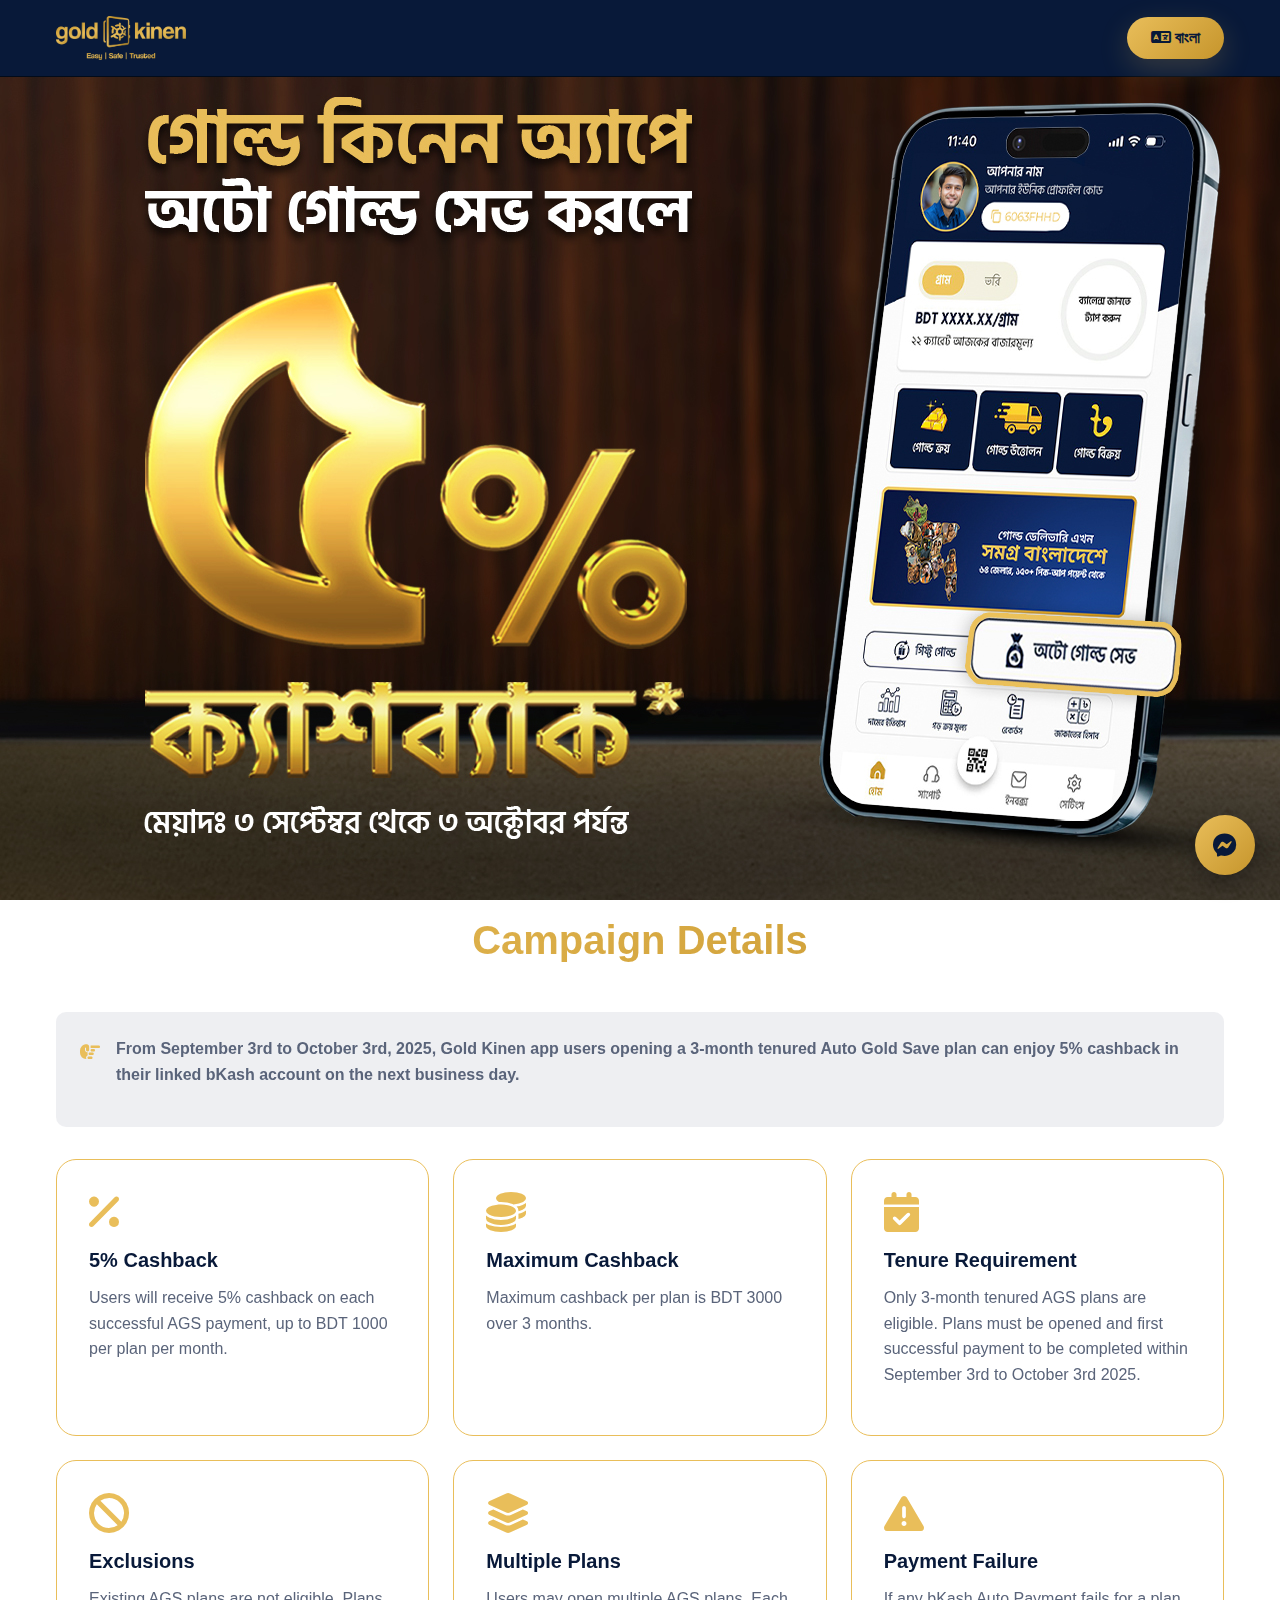
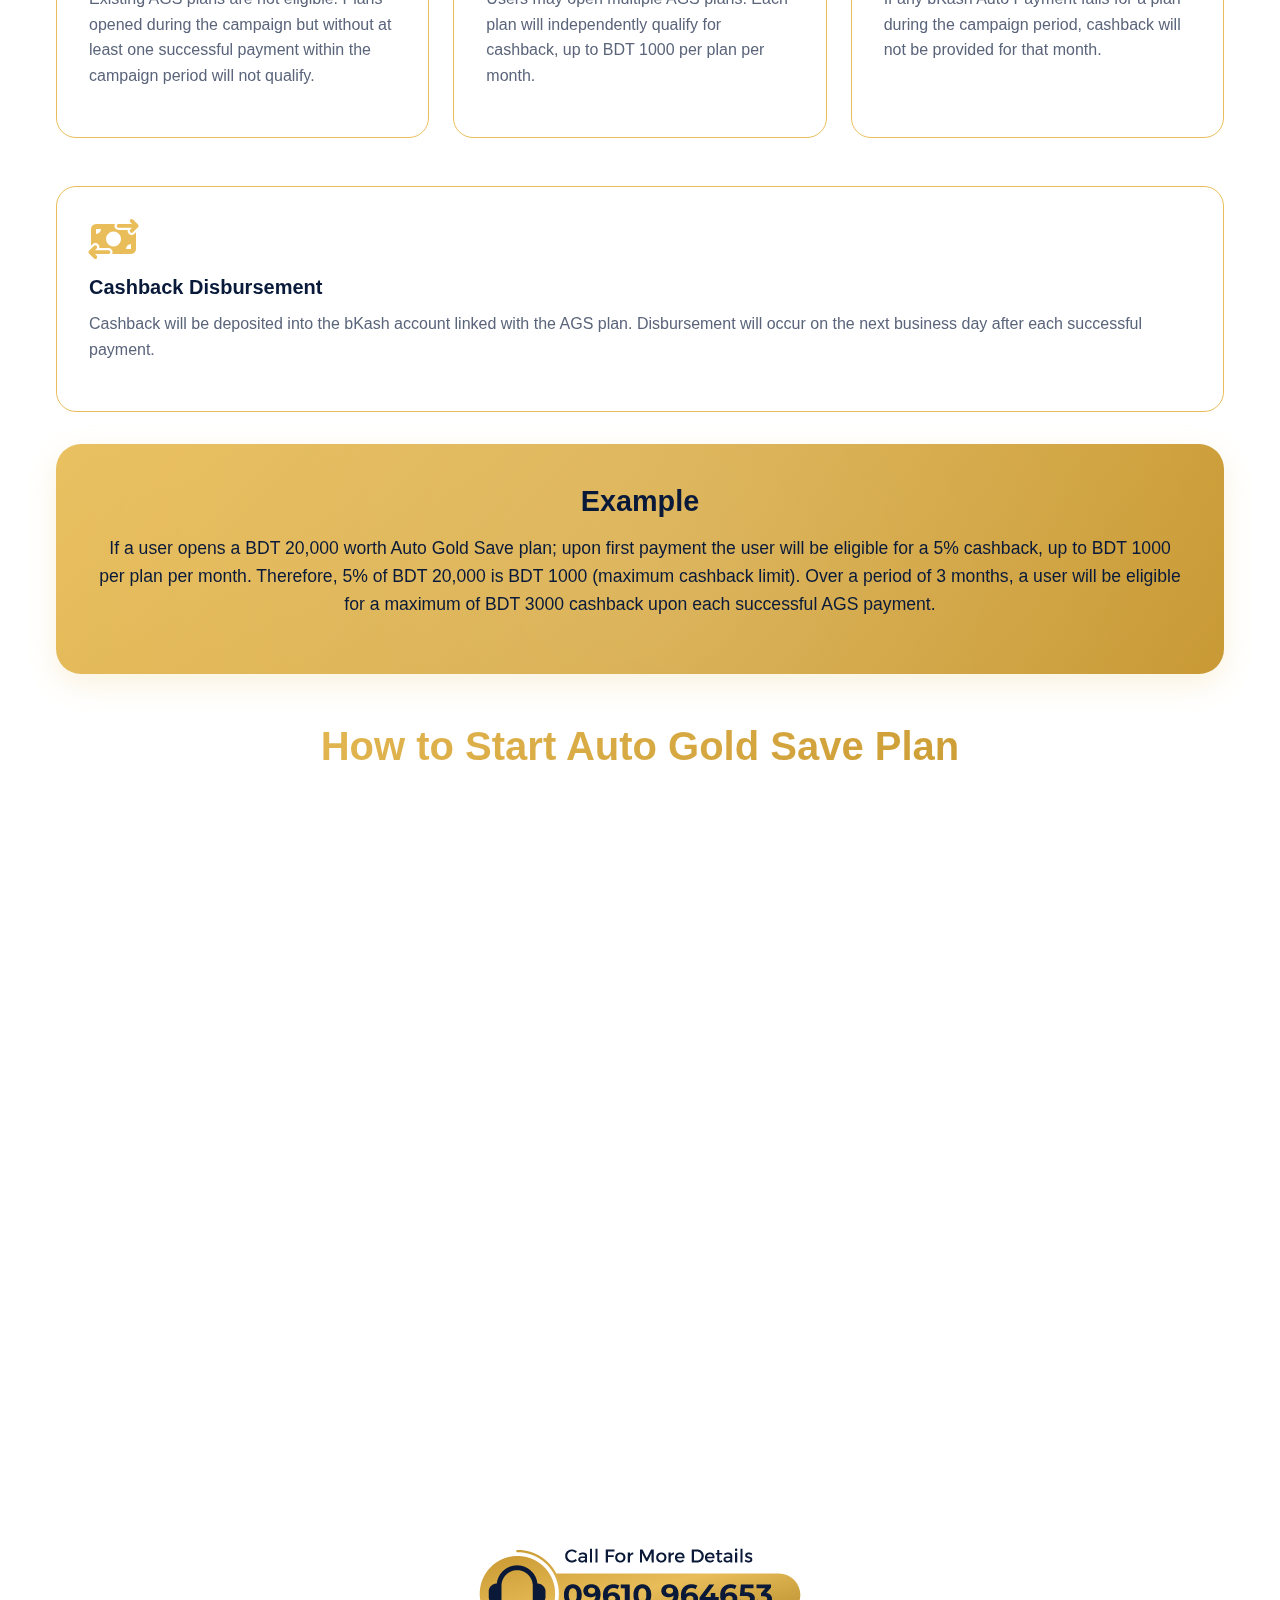
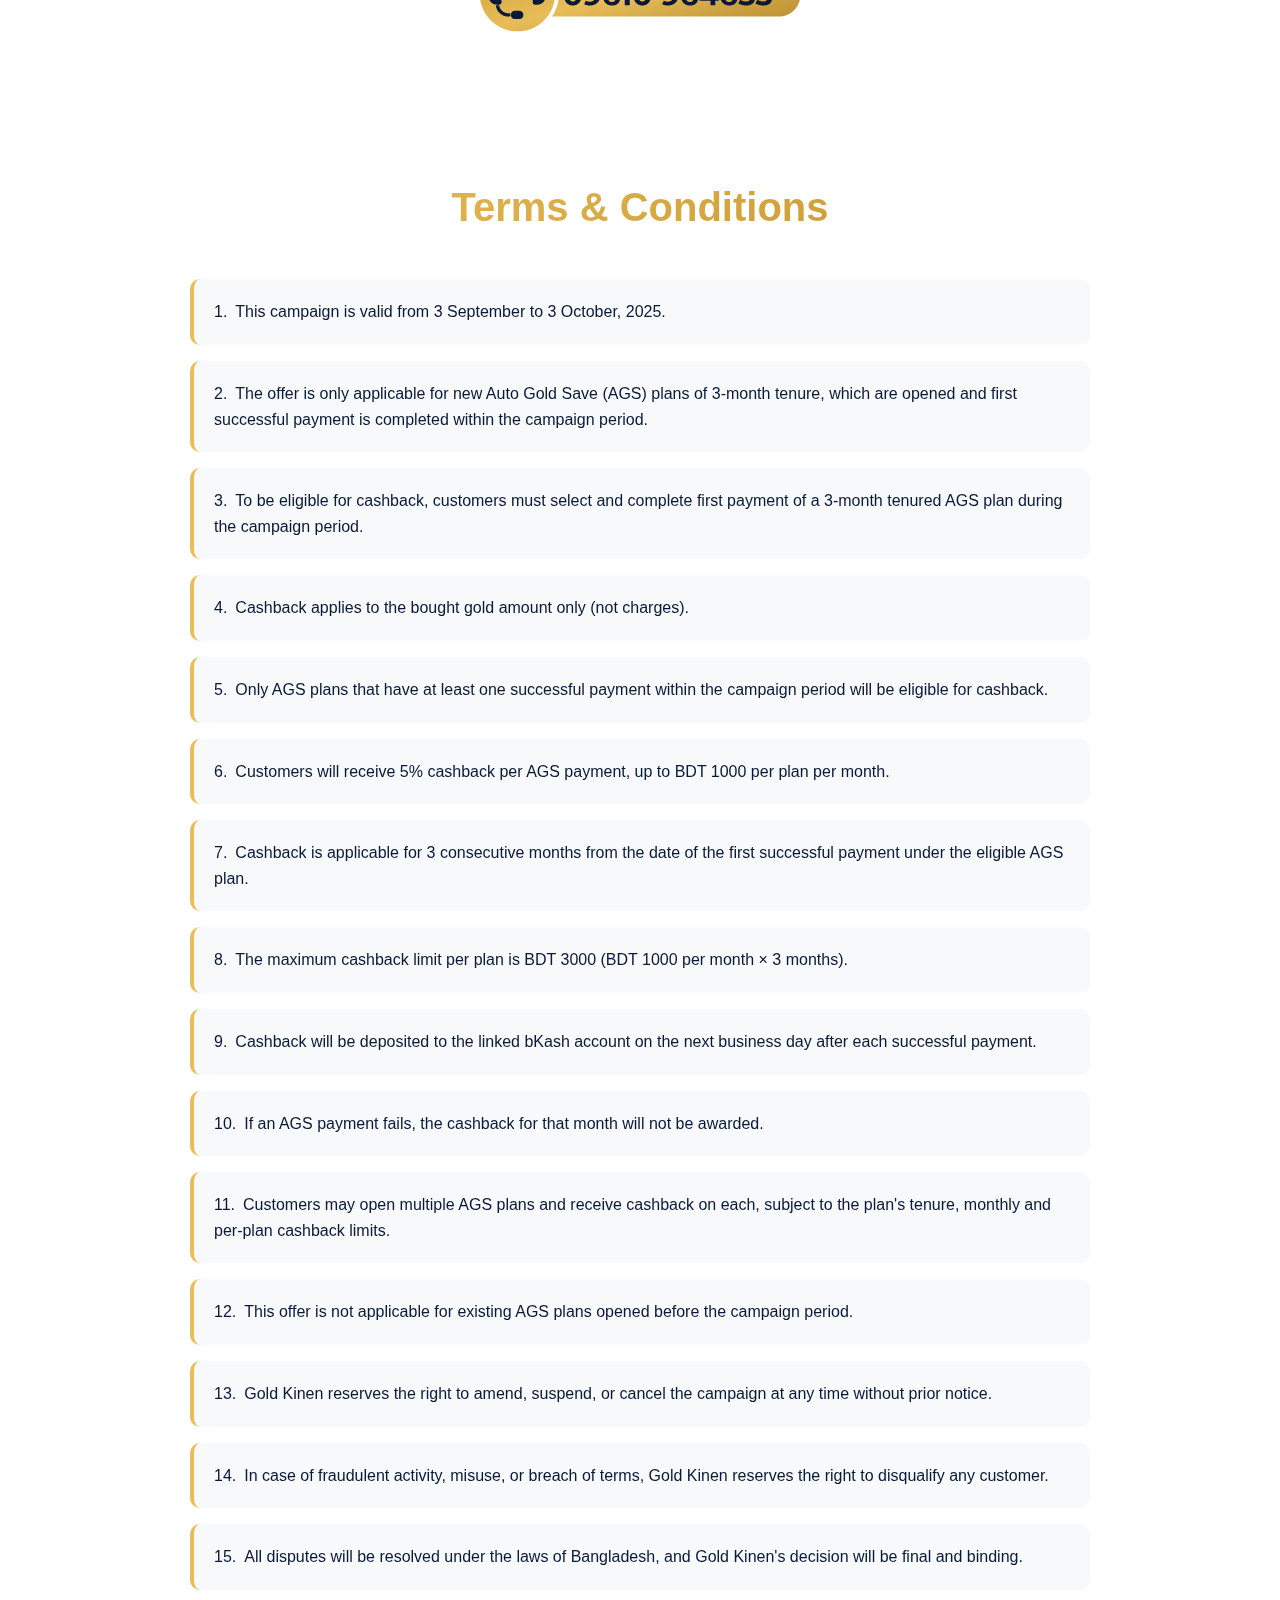
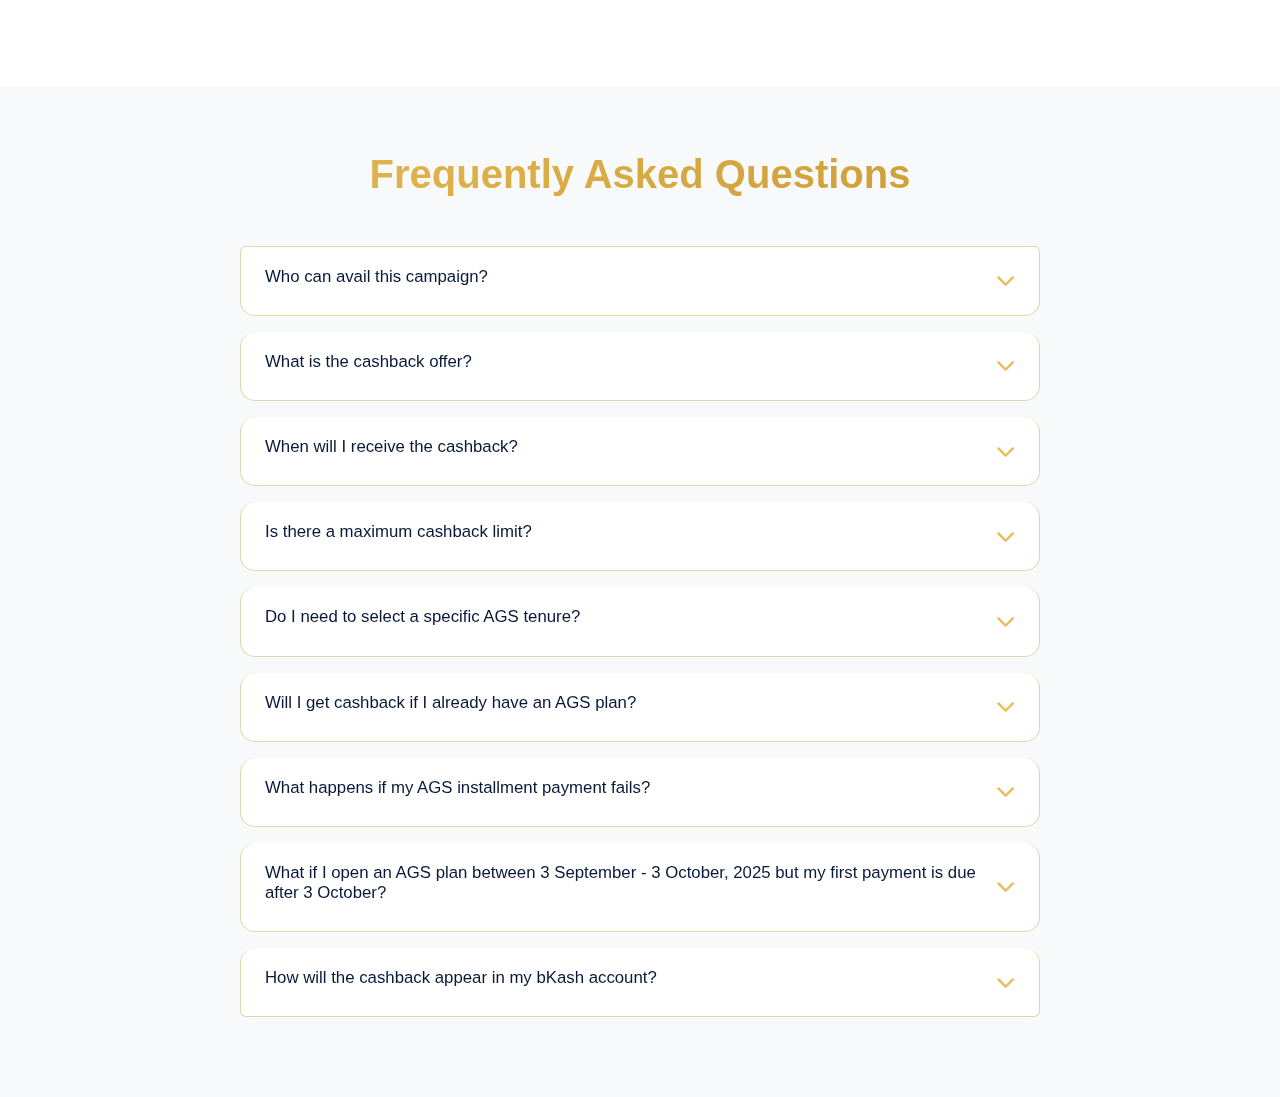
<file: agscampaign.html>
<!DOCTYPE html>
<html lang="en">
<head>
    <meta charset="utf-8">
    <meta name="viewport" content="width=device-width, initial-scale=1.0">
    <title>Gold Kinen AGS Cashback Campaign</title>
    <meta name="facebook-domain-verification" content="9jzjjsr3qwgtvk90zz38k47s8s19e5" />
    
    <!-- Meta Pixel Code -->
    <script>
        !(function (f, b, e, v, n, t, s) {
            if (f.fbq) return;
            n = f.fbq = function () {
                n.callMethod ? n.callMethod.apply(n, arguments) : n.queue.push(arguments);
            };
            if (!f._fbq) f._fbq = n;
            n.push = n;
            n.loaded = !0;
            n.version = "2.0";
            n.queue = [];
            t = b.createElement(e);
            t.async = !0;
            t.src = v;
            s = b.getElementsByTagName(e)[0];
            s.parentNode.insertBefore(t, s);
        })(window, document, "script", "https://connect.facebook.net/en_US/fbevents.js");
        fbq("init", "113679228331887");
        fbq("track", "PageView");
    </script>

    <!-- External Libraries -->
    <link rel="icon" href="./img/icon.png" />
    <link href="https://cdnjs.cloudflare.com/ajax/libs/bootstrap/5.3.0/css/bootstrap.min.css" rel="stylesheet">
    <link rel="stylesheet" href="https://cdnjs.cloudflare.com/ajax/libs/font-awesome/6.5.1/css/all.min.css">
    <script src="https://cdnjs.cloudflare.com/ajax/libs/jquery/3.7.1/jquery.min.js"></script>
    
    <!-- Google Analytics -->
    <script async src="https://www.googletagmanager.com/gtag/js?id=G-VVTPYF6K02"></script>
    <script>
        window.dataLayer = window.dataLayer || [];
        function gtag(){dataLayer.push(arguments);}
        gtag('js', new Date());
        gtag('config', 'G-VVTPYF6K02');
    </script>
    
    <!-- Google Tag Manager -->
    <script>(function(w,d,s,l,i){w[l]=w[l]||[];w[l].push({'gtm.start':
    new Date().getTime(),event:'gtm.js'});var f=d.getElementsByTagName(s)[0],
    j=d.createElement(s),dl=l!='dataLayer'?'&l='+l:'';j.async=true;j.src=
    'https://www.googletagmanager.com/gtm.js?id='+i+dl;f.parentNode.insertBefore(j,f);
    })(window,document,'script','dataLayer','GTM-NJBRZ3L');</script>

    <style>
        :root {
            /* Color Palette */
            --primary-gold: #E9BE5A;
            --primary-navy: #081939;
            --accent-gold: #E9BE5A;
            --background-light: #FFFFFF;
            --background-section: #F8F9FA;
            --text-primary: #081939;
            --text-secondary: #5a647a;
            --border-color: #020b1a;

            /* Gradients & Shadows */
            --gradient-gold: linear-gradient(135deg, #e9be5a 0%, #c6952c 100%);
            --shadow-gold: 0 10px 30px rgba(233, 190, 90, 0.2);
            --shadow-light: 0 8px 25px rgba(8, 25, 57, 0.1);
        }

        * {
            margin: 0;
            padding: 0;
            box-sizing: border-box;
        }

        body {
            font-family: 'Segoe UI', Tahoma, Geneva, Verdana, sans-serif;
            background: var(--background-light);
            color: var(--text-primary);
            line-height: 1.6;
            overflow-x: hidden;
        }

        /* Animated Background (Subtle) */
        .animated-bg {
            position: fixed;
            top: 0;
            left: 0;
            width: 100%;
            height: 100%;
            z-index: -1;
            background-color: var(--background-light);
        }

        .animated-bg::before {
            content: '';
            position: absolute;
            top: 0;
            left: 0;
            width: 100%;
            height: 100%;
            background: radial-gradient(circle at 20% 50%, rgba(8, 25, 57, 0.03) 0%, transparent 50%),
                        radial-gradient(circle at 80% 20%, rgba(255, 165, 0, 0.04) 0%, transparent 50%),
                        radial-gradient(circle at 40% 80%, rgba(8, 25, 57, 0.02) 0%, transparent 50%);
            animation: float 20s ease-in-out infinite;
        }

        @keyframes float {
            0%, 100% { transform: translateY(0px) rotate(0deg); }
            33% { transform: translateY(-20px) rotate(1deg); }
            66% { transform: translateY(10px) rotate(-1deg); }
        }

        /* Header */
        .header {
            position: fixed;
            top: 0;
            width: 100%;
            background: var(--primary-navy);
            backdrop-filter: blur(10px);
            z-index: 1000;
            padding: 1rem 0;
            border-bottom: 1px solid var(--border-color);
            transition: all 0.3s ease;
        }

        .header.scrolled {
            background: var(--primary-navy);
            box-shadow: var(--shadow-light);
        }

        .nav-container {
            display: flex;
            justify-content: space-between;
            align-items: center;
            max-width: 1200px;
            margin: 0 auto;
            padding: 0 1rem;
        }

        .logo {
            width: 130px;
            height: auto;
        }
        .logo-img {
            width: 100%;
            height: auto;
            object-fit: contain;
        }

        .lang-toggle {
            background: var(--gradient-gold);
            border: none;
            padding: 0.5rem 1.5rem;
            border-radius: 50px;
            color: var(--primary-navy);
            font-weight: 600;
            cursor: pointer;
            transition: all 0.3s ease;
            box-shadow: var(--shadow-gold);
        }

        .lang-toggle:hover {
            transform: translateY(-2px);
            box-shadow: 0 15px 35px rgba(233, 190, 90, 0.3);
        }

        /* Main Banner */
        .main-banner {
            position: relative;
            width: 100%;
            height: 100vh;
            display: flex;
            /* align-items: flex-end; */
            justify-content: center;
            text-align: center;
            overflow: hidden;
            background-color: var(--dark-navy); /* Fallback color */
        }

        .banner-bg-img {
            position: absolute;
            top: 15px;
            left: 0;
            width: 100%;
            height: 100vh;
            object-fit: cover;
            z-index: 1;
        }

        .banner-content {
            position: relative;
            z-index: 3;
            max-width: 800px;
            padding: 4rem 1rem;
            animation: fadeInUp 1s ease-out;
            color: #020225;
        }
        
        .campaign-period {
            display: inline-block;
            background: rgba(233, 190, 90, 0.15);
            border: 2px solid var(--primary-gold);
            padding: 1rem 2rem;
            border-radius: 50px;
            font-size: 1.1rem;
            font-weight: 600;
            animation: pulse 2s infinite;
            backdrop-filter: blur(5px);
        }

        @keyframes fadeInUp {
            from {
                opacity: 0;
                transform: translateY(50px);
            }
            to {
                opacity: 1;
                transform: translateY(0);
            }
        }

        @keyframes pulse {
            0%, 100% { transform: scale(1); }
            50% { transform: scale(1.05); }
        }

        /* Content Sections */
        .content-section {
            padding: 1rem 0;
            position: relative;
        }

        .container {
            max-width: 1200px;
            margin: 0 auto;
            padding: 0 1rem;
        }

        .section-title {
            font-size: 2.5rem;
            font-weight: 700;
            text-align: center;
            margin-bottom: 3rem;
            background: var(--gradient-gold);
            -webkit-background-clip: text;
            -webkit-text-fill-color: transparent;
            background-clip: text;
        }

        .info-block {
            background: rgba(227, 229, 233, 0.6);
            padding: 1.5rem;
            border-radius: 10px;
            margin-bottom: 2rem;
            display: flex;
            align-items: center;
            
        }

        .eligibility-desc {
            font-weight: 600;
        }

        .info-block::before {
            /* solid finger point unicode */
            content:  '\f0a4';
            font-family: 'Font Awesome 6 Free';
            font-weight: 900;
            color: var(--primary-gold);
            font-size: 1.25rem;
            margin-right: 1rem;
            align-self: flex-start;
        }

        .feature-grid {
            display: grid;
            grid-template-columns: repeat(auto-fit, minmax(280px, 1fr));
            gap: 1.5rem;
            margin-bottom: 3rem;
        }

        .feature-card {
            background: var(--background-light);
            border-radius: 20px;
            padding: 2rem;
            border: 1px solid var(--border-color);
            transition: all 0.3s ease;
            position: relative;
            overflow: hidden;
            border-color: var(--primary-gold);
        }

        .feature-card:hover {
            transform: translateY(-10px);
            box-shadow: var(--shadow-light);
            border-color: var(--primary-gold);
        }

        .feature-icon {
            font-size: 2.5rem;
            color: var(--primary-gold);
            margin-bottom: 1rem;
            display: block;
        }

        .feature-title {
            font-size: 1.25rem;
            font-weight: 600;
            margin-bottom: 0.8rem;
            color: var(--primary-navy);
        }

        .feature-description {
            color: var(--text-secondary);
            line-height: 1.6;
        }

        /* Highlight Box */
        .highlight-box {
            background: var(--gradient-gold);
            color: var(--primary-navy);
            padding: 2.5rem;
            border-radius: 25px;
            text-align: center;
            margin: 2rem 0;
            box-shadow: var(--shadow-gold);
            position: relative;
            overflow: hidden;
        }

        .highlight-box::before {
            content: '';
            position: absolute;
            top: -50%;
            left: -50%;
            width: 200%;
            height: 200%;
            background: radial-gradient(circle, rgba(255, 255, 255, 0.15) 0%, transparent 70%);
            animation: rotate 10s linear infinite;
        }

        @keyframes rotate {
            from { transform: rotate(0deg); }
            to { transform: rotate(360deg); }
        }

        .highlight-content {
            position: relative;
            z-index: 1;
        }

        .highlight-title {
            font-size: 1.8rem;
            font-weight: 700;
            margin-bottom: 1rem;
        }

        .highlight-text {
            font-size: 1.1rem;
            font-weight: 500;
        }

        /* FAQ Accordion */
        .faq-section {
            background: var(--background-section);
            padding: 4rem 0;
            margin-top: 2rem;
        }

        .accordion {
            max-width: 800px;
            margin: 0 auto;
        }

        .accordion-item {
            background: var(--background-light);
            border: 1px solid rgba(209, 198, 136, 0.7); 
            border-radius: 15px;
            margin-bottom: 1rem;
            overflow: hidden;
            transition: all 0.3s ease;
        }
        .accordion-item.active {
             border-color: var(--primary-gold);
        }

        .accordion-item:hover {
            border-color: var(--primary-gold);
            box-shadow: 0 5px 20px rgba(0, 0, 0, 0.05);
        }

        .accordion-header {
            padding: 1.25rem 1.5rem;
            cursor: pointer;
            display: flex;
            justify-content: space-between;
            align-items: center;
            transition: background-color 0.3s ease;
        }

        .accordion-header:hover {
            background-color: rgba(255, 215, 0, 0.05);
        }

        .accordion-title {
            font-weight: 400;
            font-size: 1.05rem;
            color: var(--text-primary);
            padding-right: 1rem;
        }

        .accordion-icon {
            color: var(--primary-gold);
            font-size: 1.2rem;
            transition: transform 0.3s ease;
            flex-shrink: 0;
        }
        .accordion-item.active .accordion-icon {
            transform: rotate(180deg);
        }

        .accordion-content {
            max-height: 0;
            overflow: hidden;
            transition: max-height 0.4s ease-out, padding 0.4s ease-out;
            padding: 0 1.5rem;
        }
        
        .accordion-item.active .accordion-content {
            max-height: 300px;
            padding: 0 1.5rem 1.5rem 1.5rem;
        }

        .accordion-text {
            color: var(--text-secondary);
            line-height: 1.7;
        }

        /* Terms Section */
        .terms-section {
            background: var(--background-light);
            padding: 3rem 0;
            margin-top: 2rem;
        }

        .terms-content {
            max-width: 900px;
            margin: 0 auto;
        }

        .terms-list {
            list-style: none;
            padding: 0;
        }

        .terms-item {
            background: var(--background-section);
            margin-bottom: 1rem;
            padding: 1.25rem;
            border-radius: 10px;
            border-left: 4px solid var(--primary-gold);
            transition: all 0.3s ease;
        }

        .terms-item:hover {
            background: var(--background-light);
            transform: translateX(5px);
            box-shadow: var(--shadow-light);
        }

        .terms-number {
            /* color: var(--primary-gold); */
            font-weight: 500;
            margin-right: 0.5rem;
        }

        /* Language Toggle Animation */
        .lang-content {
            opacity: 1;
            transition: opacity 0.3s ease;
        }

        .lang-content.fade-out {
            opacity: 0;
        }

        /* --- Floating Action Button Styles --- */
        .contact-fab {
            position: fixed;
            bottom: 25px;
            right: 25px;
            width: 60px;
            height: 60px;
            background: var(--gradient-gold);
            border-radius: 50%;
            border: none;
            display: flex;
            align-items: center;
            justify-content: center;
            box-shadow: 0 8px 20px rgba(0, 0, 0, 0.3);
            cursor: pointer;
            z-index: 1000;
            transition: all 0.3s ease;
            text-decoration: none; /* Removes underline from the link */
        }

        .contact-fab:hover {
            transform: scale(1.1) translateY(-5px);
            box-shadow: var(--shadow-gold);
        }

        .fab-icon {
            font-size: 24px;
            color: var(--primary-navy);
        }
        /* --- END: Floating Action Button Styles --- */

        /* --- Responsive YouTube Video Embed Styles --- */
        .video-responsive-wrapper {
            position: relative;
            overflow: hidden;
            padding-top: 56.25%; /* 16:9 Aspect Ratio (9 / 16 = 0.5625) */
            border-radius: 15px; /* Optional: adds rounded corners */
            box-shadow: var(--shadow-navy); /* Optional: adds a nice shadow */
        }

        .video-responsive-wrapper iframe {
            position: absolute;
            top: 0;
            left: 0;
            width: 100%;
            height: 100%;
            border: 0;
        }
        /* --- END: Responsive YouTube Video Embed Styles --- */


        /* --- NEW: Desktop-Only CTA Styles --- */
        .cta-desktop-support {
            margin: 3rem auto; /* Adds vertical space and centers the block */
            max-width: 800px;  /* Controls the max size of the container */
            text-align: center; /* Ensures the image inside is centered */
            transition: transform 0.3s ease;
            cursor: pointer;
            height: 100px;
        }

        .cta-desktop-support:hover {
            transform: scale(1.03); /* A subtle zoom effect on hover */
        }

        .cta-image {
            width: 500px;
            height: 100px;
            object-fit: cover;
        }
        /* --- END: Desktop-Only CTA Styles --- */

        /* Responsive Design */
        @media (max-width: 992px) {
             .main-banner {
            height: 60vh;
        }
        .banner-bg-img {
            height: 60vh;
            object-fit: cover;
        }
            .section-title { font-size: 2.2rem; }
            .cta-desktop-support {
                display: none;
            }
        }

        @media (max-width: 768px) {
            .logo-img {
                width: 80px;
            }
            .lang-toggle {
            padding: 0.1rem 0.8rem;
            font-size: 10px;
        }
            .main-banner {
            height: 32vh;
        }
        .banner-bg-img {
            top: 0;
            height: 37vh;
            object-fit: contain;
        }
        .banner-content {
            
            padding: 1rem 0.5rem;
            
        }
            .campaign-period { font-size: 0.7rem; padding: 0.25rem 1.5rem; }
            .nav-container { padding: 0 1rem; }
            .container { padding: 0 1rem; }
            .feature-grid { grid-template-columns: 1fr; gap: 1rem; }
            .section-title { font-size: 1.8rem; margin-bottom: 2rem; }
            .content-section, .faq-section, .terms-section { padding: 2cap 0; }
            .highlight-box { padding: 2rem; }
            .highlight-title { font-size: 1.4rem; }
            .highlight-text { font-size: 1rem; }
            .accordion-title { font-size: 1rem; }
            .contact-fab {
                width: 55px;
                height: 55px;
                bottom: 20px;
                right: 20px;
            }
        }
        /* @media (max-width: 414px) {
            .main-banner {
            height: 30vh;
        }
        .banner-bg-img {
            top: 0;
            height: 32vh;
            object-fit: contain;
        }
        } */
        @media (max-width: 390px) {
            
            .main-banner {
            height: 32vh;
        }
        .banner-bg-img {
            top: 0;
            height: 35vh;
            object-fit: contain;
        }
        }
        
        @media (max-width: 375px) {
            .main-banner {
            height: 35vh;
        }
        .banner-bg-img {
            top: 0;
            height: 42vh;
            object-fit: contain;
        }
        
        }
    </style>
</head>

<body>
    <!-- Google Tag Manager (noscript) -->
    <noscript><iframe src="https://www.googletagmanager.com/ns.html?id=GTM-NJBRZ3L"
    height="0" width="0" style="display:none;visibility:hidden"></iframe></noscript>

    <div class="animated-bg"></div>

    <!-- Header -->
    <header class="header" id="header">
        <div class="nav-container">
            <div class="logo">
               <img src="./img/gklogo.png" class="logo-img" alt="Logo">
            </div>
            <button class="lang-toggle" onclick="toggleLanguage()">
                <i class="fas fa-language"></i>
                <span id="langText">বাংলা</span>
            </button>
        </div>
    </header>

    <!-- Main Banner -->
    <section class="main-banner">
        <img src="./img/Website-Banner.jpg" alt="Campaign Banner" class="banner-bg-img">
        <!-- <div class="banner-content">
            <div class="campaign-period lang-content" id="campaignPeriod">
                <i class="fas fa-calendar-alt"></i>
                3 September – 3 October 2025
            </div>
        </div> -->
    </section>

    <!-- Campaign Details -->
    <section class="content-section">
        <div class="container">
            <h2 class="section-title lang-content" id="detailsTitle">Campaign Details</h2>
            
            <!-- Eligibility Section -->
            <div class="info-block">
                <p class="feature-description eligibility-desc lang-content" id="eligibilityDesc">
                    Any Gold Kinen user who opens a new Auto Gold Save (AGS) plan with a 3-month tenure and completes the first payment within the campaign period.
                </p>
            </div>


            <div class="feature-grid">
                <div class="feature-card">
                    <i class="fas fa-percentage feature-icon"></i>
                    <h3 class="feature-title lang-content" id="cashbackTitle">5% Cashback</h3>
                    <p class="feature-description lang-content" id="cashbackDesc">
                        Users will receive 5% cashback on each successful AGS installment. Cashback is capped at BDT 1000 per plan per month.
                    </p>
                </div>
                
                <div class="feature-card">
                    <i class="fas fa-coins feature-icon"></i>
                    <h3 class="feature-title lang-content" id="maxCashbackTitle">Maximum Cashback</h3>
                    <p class="feature-description lang-content" id="maxCashbackDesc">
                        Maximum cashback per plan = BDT 3000 over 3 months.
                    </p>
                </div>
                
                <div class="feature-card">
                    <i class="fas fa-calendar-check feature-icon"></i>
                    <h3 class="feature-title lang-content" id="tenureTitle">Tenure Requirement</h3>
                    <p class="feature-description lang-content" id="tenureDesc">
                        Only 3-month tenured AGS plans are eligible. Plans must be opened and activated within 3 September – 3 October 2025.
                    </p>
                </div>

                <div class="feature-card">
                    <i class="fas fa-ban feature-icon"></i>
                    <h3 class="feature-title lang-content" id="exclusionsTitle">Exclusions</h3>
                    <p class="feature-description lang-content" id="exclusionsDesc">
                        Existing AGS plans are not eligible. Plans opened during the campaign but without at least one successful payment within the campaign period will not qualify.
                    </p>
                </div>

                <div class="feature-card">
                    <i class="fas fa-layer-group feature-icon"></i>
                    <h3 class="feature-title lang-content" id="multiplePlansTitle">Multiple Plans</h3>
                    <p class="feature-description lang-content" id="multiplePlansDesc">
                        Users may open multiple AGS plans. Each plan will independently qualify for cashback, subject to the BDT 1000 monthly cap.
                    </p>
                </div>

                <div class="feature-card">
                    <i class="fas fa-exclamation-triangle feature-icon"></i>
                    <h3 class="feature-title lang-content" id="paymentFailureTitle">Payment Failure</h3>
                    <p class="feature-description lang-content" id="paymentFailureDesc">
                        If any bKash Auto Payment fails for a plan during the campaign period, cashback will not be provided for that month.
                    </p>
                </div>
            </div>

            <!-- Cashback Disbursement -->
            <div class="feature-card" style="margin-bottom: 2rem;">
            <i class="fas fa-money-bill-transfer feature-icon"></i>
            <h3 class="feature-title lang-content" id="disbursementTitle">Cashback Disbursement</h3>
            <p class="feature-description lang-content" id="disbursementDesc">
                Cashback will be deposited into the bKash account linked with the AGS plan. Disbursement will occur on the next business day after each successful payment.
            </p>
        </div>

            <!-- Example Section -->
            <div class="highlight-box">
                <div class="highlight-content">
                    <h3 class="highlight-title lang-content" id="exampleTitle">Example</h3>
                    <p class="highlight-text lang-content" id="exampleText">
                        If a user opens a BDT 20,000 worth Auto Gold Save plan; upon first payment the user will be eligible for a 5% cashback, up to BDT 1000 per plan per month. Therefore, 5% of BDT 20,000 is BDT 1000 (maximum cashback limit). Over a period of 3 months, a user will be eligible for a maximum of BDT 3000 cashback upon each successful AGS payment.
                    </p>
                </div>
            </div>
        </div>

        <!-- =================================================================== -->
        <!-- ============= YOUTUBE VIDEO SECTION =========================== -->
        <!-- =================================================================== -->
        <section class="content-section">
            <div class="container">
                <h2 class="section-title lang-content" id="howItWorksTitle">How to Start Auto Gold Save Plan</h2>

                <!-- wrapper is essential for responsiveness -->
                <div class="video-responsive-wrapper">
                    <!-- iframe code from YouTube here -->
                    <iframe id="youtubeVideo" width="560" height="315" src="https://www.youtube.com/watch?v=Xwe8HR2P-GU&list=PLJSqcChSTA58bXP8qqd8l1fbKm4YYfGpw&index=7" title="YouTube video player" frameborder="0" allow="accelerometer; autoplay; clipboard-write; encrypted-media; gyroscope; picture-in-picture; web-share" referrerpolicy="strict-origin-when-cross-origin" allowfullscreen></iframe>
                </div>
            </div>
        </section>
        <!-- =================================================================== -->
        <!-- =================================================================== -->

         <div class="container">
        <div class="cta-desktop-support">
            <img id="ctaImage" src="./img/CTA-EN.png" alt="Call our support team for help" class="cta-image">
        </div>
    </div>
    </section>

    

    <!-- Terms & Conditions -->
    <section class="terms-section">
        <div class="container">
            <div class="terms-content">
                <h2 class="section-title lang-content" id="termsTitle">Terms & Conditions</h2>
                <ol class="terms-list" id="termsList">
                    <!-- Terms will be generated by JavaScript -->
                </ol>
            </div>
        </div>
    </section>

    <!-- FAQ Section -->
    <section class="faq-section">
        <div class="container">
            <h2 class="section-title lang-content" id="faqTitle">Frequently Asked Questions</h2>
            
            <div class="accordion" id="faqAccordion">
                <!-- FAQ items will be generated by JavaScript -->
            </div>
        </div>
    </section>

     <!-- Floating Action Button HTML --- -->
    <a id="contact-fab" class="contact-fab" href="#">
        <i id="fab-icon" class="fab-icon"></i>
    </a>
    <!--  Floating Action Button HTML --- -->

    <script>
        // Language data
        const translations = {
            en: {
                langText: 'বাংলা',
                bannerTitle: 'AGS Cashback Campaign',
                bannerSubtitle: 'Get 5% cashback on your Auto Gold Save investments',
                campaignPeriod: '3 September – 3 October 2025',
                detailsTitle: 'Campaign Details',
                eligibilityDesc: 'From September 3rd to October 3rd, 2025, Gold Kinen app users opening a 3-month tenured Auto Gold Save plan can enjoy 5% cashback in their linked bKash account on the next business day.',
                cashbackTitle: '5% Cashback',
                cashbackDesc: 'Users will receive 5% cashback on each successful AGS payment, up to BDT 1000 per plan per month.',
                maxCashbackTitle: 'Maximum Cashback',
                maxCashbackDesc: 'Maximum cashback per plan is BDT 3000 over 3 months.',
                tenureTitle: 'Tenure Requirement',
                tenureDesc: 'Only 3-month tenured AGS plans are eligible. Plans must be opened and first successful payment to be completed within September 3rd to October 3rd 2025.',
                exclusionsTitle: 'Exclusions',
                exclusionsDesc: 'Existing AGS plans are not eligible. Plans opened during the campaign but without at least one successful payment within the campaign period will not qualify.',
                multiplePlansTitle: 'Multiple Plans',
                multiplePlansDesc: 'Users may open multiple AGS plans. Each plan will independently qualify for cashback, up to BDT 1000 per plan per month.',
                paymentFailureTitle: 'Payment Failure',
                paymentFailureDesc: 'If any bKash Auto Payment fails for a plan during the campaign period, cashback will not be provided for that month.',
                disbursementTitle: 'Cashback Disbursement',
                disbursementDesc: 'Cashback will be deposited into the bKash account linked with the AGS plan. Disbursement will occur on the next business day after each successful payment.',
                exampleTitle: 'Example',
                exampleText: 'If a user opens a BDT 20,000 worth Auto Gold Save plan; upon first payment the user will be eligible for a 5% cashback, up to BDT 1000 per plan per month. Therefore, 5% of BDT 20,000 is BDT 1000 (maximum cashback limit). Over a period of 3 months, a user will be eligible for a maximum of BDT 3000 cashback upon each successful AGS payment.',
                faqTitle: 'Frequently Asked Questions',
                termsTitle: 'Terms & Conditions',
                ctaImagePath: './img/CTA-EN.png',
                youtubeVideoUrl: 'https://www.youtube.com/embed/Xwe8HR2P-GU?si=wyJA5LKMG-kaVCB3',
                howItWorksTitle: 'How to Start Auto Gold Save Plan',
                faqs: [
                    {
                        question: 'Who can avail this campaign?',
                        answer: 'Any Gold Kinen user can avail this campaign by opening a new Auto Gold Save (AGS) plan with a 3-month tenure and completing the first payment between 3 September – 3 October 2025.'
                    },
                    {
                        question: 'What is the cashback offer?',
                        answer: 'All Gold Kinen users who start a 3-month tenured AGS plan, from 3 September – 3 October 2025, will receive 5% cashback on each AGS payment (maximum BDT 1000 per plan) for 3 consecutive months.'
                    },
                    {
                        question: 'When will I receive the cashback?',
                        answer: 'The cashback will be deposited into your bKash account linked to your AGS plan on the next business day after every successful payment.'
                    },
                    {
                        question: 'Is there a maximum cashback limit?',
                        answer: 'Yes. A user can receive up to BDT 1000 cashback on each successful payment per plan, for 3 months. The maximum total cashback per plan is BDT 3000.'
                    },
                    {
                        question: 'Do I need to select a specific AGS tenure?',
                        answer: 'Yes. To avail the cashback, you must open and complete payment of a new 3-month tenured AGS plan within 3 September - 3 October 2025.'
                    },
                    {
                        question: 'Will I get cashback if I already have an AGS plan?',
                        answer: 'No. This offer is valid only for new AGS plans opened during the campaign period.'
                    },
                    {
                        question: 'What happens if my AGS installment payment fails?',
                        answer: 'If your bKash Auto Payment fails for your new AGS plan between 3 September – 3 October 2025, you will not be eligible to receive cashback for the campaign.'
                    },
                    {
                        question: 'What if I open an AGS plan between 3 September - 3 October, 2025 but my first payment is due after 3 October?',
                        answer: 'Only AGS plans that are opened and have at least one successful payment from 3 September-3 October 2025 will be eligible for the cashback offer.'
                    },
                    {
                        question: 'How will the cashback appear in my bKash account?',
                        answer: 'The cashback will be shown as a direct deposit in your bKash transaction history.'
                    }
                ],
                terms: [
                    'This campaign is valid from 3 September to 3 October, 2025.',
                    'The offer is only applicable for new Auto Gold Save (AGS) plans of 3-month tenure, which are opened and first successful payment is completed within the campaign period.',
                    'To be eligible for cashback, customers must select and complete first payment of a 3-month tenured AGS plan during the campaign period.',
                    'Cashback applies to the bought gold amount only (not charges).',
                    'Only AGS plans that have at least one successful payment within the campaign period will be eligible for cashback.',
                    'Customers will receive 5% cashback per AGS payment, up to BDT 1000 per plan per month.',
                    'Cashback is applicable for 3 consecutive months from the date of the first successful payment under the eligible AGS plan.',
                    'The maximum cashback limit per plan is BDT 3000 (BDT 1000 per month × 3 months).',
                    'Cashback will be deposited to the linked bKash account on the next business day after each successful payment.',
                    'If an AGS payment fails, the cashback for that month will not be awarded.',
                    'Customers may open multiple AGS plans and receive cashback on each, subject to the plan\'s tenure, monthly and per-plan cashback limits.',
                    'This offer is not applicable for existing AGS plans opened before the campaign period.',
                    'Gold Kinen reserves the right to amend, suspend, or cancel the campaign at any time without prior notice.',
                    'In case of fraudulent activity, misuse, or breach of terms, Gold Kinen reserves the right to disqualify any customer.',
                    'All disputes will be resolved under the laws of Bangladesh, and Gold Kinen\'s decision will be final and binding.'
                ]
            },
            bn: {
                langText: 'English',
                bannerTitle: 'AGS ক্যাশব্যাক ক্যাম্পেইন',
                bannerSubtitle: 'আপনার অটো গোল্ড সেভ বিনিয়োগে ৫% ক্যাশব্যাক পান',
                campaignPeriod: '৩ সেপ্টেম্বর – ৩ অক্টোবর ২০২৫',
                detailsTitle: 'ক্যাম্পেইনের বিবরণ',
                eligibilityTitle: 'যোগ্যতা',
                eligibilityDesc: '৩রা সেপ্টেম্বর থেকে ৩রা অক্টোবর ২০২৫ পর্যন্ত, গোল্ড কিনেন অ্যাপের সকল গ্রাহক ৩ মাস মেয়াদী অটো গোল্ড সেভ প্ল্যান শুরু করে পেমেন্ট সম্পন্ন করলে, পরবর্তী কার্যদিবসে তাদের লিংক করা বিকাশ অ্যাকাউন্টে ৫% ক্যাশব্যাক উপভোগ করবেন।',
                cashbackTitle: '৫% ক্যাশব্যাক',
                cashbackDesc: 'প্রতিটি সফল পেমেন্ট পরিশোধে ৫% ক্যাশব্যাক প্রতি প্ল্যান প্রতি মাসে, সর্বোচ্চে ১০০০ টাকা পর্যন্ত।',
                maxCashbackTitle: 'সর্বোচ্চ ক্যাশব্যাক',
                maxCashbackDesc: 'প্রতিটি প্ল্যানে (৩ মাসব্যাপী) সর্বোচ্চ ৩০০০ টাকা পর্যন্ত ক্যাশব্যাক পাওয়ার সুযোগ।',
                tenureTitle: 'মেয়াদের শর্ত',
                tenureDesc: 'শুধুমাত্র ৩ মাস মেয়াদের নতুন অটো গোল্ড সেভ প্ল্যান এই অফারের আওতাভুক্ত। ৩ সেপ্টেম্বর – ৩ অক্টোবর ২০২৫ এর মধ্যে নতুন অটো গোল্ড সেভ প্ল্যান খুলে এবং পেমেন্ট সম্পন্ন করে ক্যাশব্যাক উপভোগ করতে পারবেন গ্রাহক।',
                exclusionsTitle: 'অব্যাহতি',
                exclusionsDesc: 'পূর্বে খোলা অটো গোল্ড সেভ প্ল্যান এই অফারের আওতায় নয়। যে প্ল্যানগুলো ক্যাম্পেইন চলাকালীন খোলা হয়েছে কিন্তু অন্তত একটি সফল পেমেন্ট সম্পন্ন হয়নি, সেগুলো অযোগ্য।',
                multiplePlansTitle: 'একাধিক প্ল্যান',
                multiplePlansDesc: 'একজন ব্যবহারকারী একাধিক অটো গোল্ড সেভ প্ল্যান খুলতে পারবেন। প্রতিটি প্ল্যান আলাদাভাবে ক্যাশব্যাকের জন্য যোগ্য হবে, মাসিক ১০০০ টাকা সীমা সাপেক্ষে।',
                paymentFailureTitle: 'পেমেন্ট ব্যর্থ হলে',
                paymentFailureDesc: 'ক্যাম্পেইন চলাকালীন যদি কোনো প্ল্যানের বিকাশ অটো পেমেন্ট ব্যর্থ হয়, তবে সেই মাসের জন্য ক্যাশব্যাক পাওয়া যাবে না।',
                disbursementTitle: 'ক্যাশব্যাক প্রদান',
                disbursementDesc: 'ক্যাশব্যাক ব্যবহারকারীর অটো গোল্ড সেভ প্ল্যানের সাথে লিংক করা বিকাশ অ্যাকাউন্টে জমা হবে। প্রতিটি সফল পেমেন্টের পরবর্তী কর্মদিবসে ক্যাশব্যাক প্রদান করা হবে।',
                exampleTitle: 'উদাহরণ',
                exampleText: 'যদি কোন গ্রাহক ২০,০০০ টাকার একটি অটো গোল্ড সেভ প্ল্যান শুরু করেন; তাহলে প্রথম সফল পেমেন্টের উপর গ্রাহক ৫% ক্যাশব্যাক পাওয়ার যোগ্য, প্রতি প্ল্যান প্রতি মাসে। অতএব, ২০,০০০ টাকার ৫% হল ১০০০ টাকা (সর্বোচ্চ ক্যাশব্যাক লিমিট)। ৩ মাস ধরে প্রতিটি সফল অটো গোল্ড সেভ পেমেন্টের উপর গ্রাহক সর্বোচ্চ ৩০০০ টাকা পাওয়ার যোগ্য হবেন।',
                faqTitle: 'FAQ',
                termsTitle: 'নিয়মাবলী ও শর্তাদি',
                ctaImagePath: './img/CTA-BN.png',
                youtubeVideoUrl: 'https://www.youtube.com/embed/THYTIGyVDjQ?si=kQZWPLY7zqUgmHfY',
                howItWorksTitle: 'কিভাবে অটো গোল্ড সেভ প্ল্যান করবেন',
                faqs: [
                    {
                        question: 'এই ক্যাম্পেইনটি কারা উপভোগ করতে পারবেন?',
                        answer: 'যেকোনো গোল্ড কিনেন গ্রাহক ৩ মাস মেয়াদের একটি নতুন অটো গোল্ড সেভ প্ল্যান খুলে ৩ সেপ্টেম্বর থেকে ৩ অক্টোবর ২০২৫ সালের মধ্যে প্রথম পেমেন্ট সম্পন্ন করলেই এই অফারটি উপভোগ করতে পারবেন।'
                    },
                    {
                        question: 'ক্যাশব্যাক অফারটি কী?',
                        answer: 'গোল্ড কিনেন-এর সকল গ্রাহক ৩ সেপ্টেম্বর থেকে ৩ অক্টোবর ২০২৫ পর্যন্ত অটো গোল্ড সেভ প্ল্যান শুরু করলে টানা ৩ মাস ধরে প্রতিটি পেমেন্টে (প্রতি প্ল্যানে সর্বোচ্চ ১০০০ টাকা) ৫% ক্যাশব্যাক পাবেন।'
                    },
                    {
                        question: 'আমি কখন ক্যাশব্যাক পাব?',
                        answer: 'প্রতি সফল পেমেন্টের পরবর্তী কর্মদিবসে আপনার অটো গোল্ড সেভ প্ল্যানের সাথে লিংক করা বিকাশ অ্যাকাউন্টে ক্যাশব্যাক জমা হবে।'
                    },
                    {
                        question: 'সর্বোচ্চ ক্যাশব্যাকের কি কোনো সীমা আছে?',
                        answer: 'হ্যাঁ। একজন ব্যবহারকারী ৩ মাসের জন্য প্রতিটি প্ল্যানে সর্বোচ্চ ১০০০ টাকা ক্যাশব্যাক পেতে পারেন। প্রতিটি প্ল্যানে সর্বোচ্চ মোট ক্যাশব্যাক ৩০০০ টাকা।'
                    },
                    {
                        question: 'আমাকে কি একটি নির্দিষ্ট অটো গোল্ড সেভ মেয়াদ নির্বাচন করতে হবে?',
                        answer: 'হ্যাঁ। ক্যাশব্যাক পেতে হলে, ক্যাম্পেইন চলাকালীন (৩ সেপ্টেম্বর – ৩ অক্টোবর ২০২৫) ৩ মাস মেয়াদের একটি নতুন অটো গোল্ড সেভ প্ল্যান খুলতে হবে এবং পেমেন্ট করে সক্রিয় করতে হবে।'
                    },
                    {
                        question: 'আমার যদি ইতিমধ্যেই একটি অটো গোল্ড সেভ প্ল্যান থাকে তাহলে কি আমি ক্যাশব্যাক পাব?',
                        answer: 'না। এই অফারটি শুধুমাত্র ক্যাম্পেইন চলাকালীন খোলা নতুন অটো গোল্ড সেভ প্ল্যানের জন্য প্রযোজ্য।'
                    },
                    {
                        question: 'আমার অটো গোল্ড সেভ পেমেন্ট পরিশোধ ব্যর্থ হলে কী হবে?',
                        answer: 'যদি আপনার নতুন অটো গোল্ড সেভ প্ল্যানে ৩ সেপ্টেম্বর – ৩ অক্টোবর ২০২৫ এর মধ্যে বিকাশ অটো পেমেন্ট ব্যর্থ হয়, তাহলে আপনি ক্যাম্পেইন চলাকালীন ক্যাশব্যাক পাওয়ার যোগ্য হবেন না।'
                    },
                    {
                        question: 'আমি কি একাধিক অটো গোল্ড সেভ প্ল্যান খুলতে পারি এবং সবগুলোতে ক্যাশব্যাক পেতে পারি?',
                        answer: 'হ্যাঁ। ক্যাম্পেইন চলাকালীন খোলা ৩ মাস মেয়াদের প্রতিটি নতুন অটো গোল্ড সেভ প্ল্যান ক্যাশব্যাকের জন্য যোগ্য হবে, প্রতি প্ল্যানে ক্যাশব্যাক সীমা মাসিক ১০০০ টাকা সাপেক্ষে।'
                    },
                    {
                        question: 'আমি যদি ৩রা সেপ্টেম্বর থেকে ৩রা অক্টোবর-এর মধ্যে একটি অটো গোল্ড সেভ প্ল্যান খুলি কিন্তু আমার প্রথম পেমেন্ট ৩রা অক্টোবরের পরের জন্য নির্ধারিত হয় তাহলে কী হবে?',
                        answer: 'যে অটো গোল্ড সেভ প্ল্যানগুলি ৩ সেপ্টেম্বর থেকে ৩ অক্টোবর ২০২৫ এর মধ্যে সক্রিয় করা হয়েছে এবং কমপক্ষে একটি সফল পেমেন্ট হয়েছে সেগুলিই ক্যাশব্যাক অফারের জন্য যোগ্য হবে।'
                    },
                    {
                        question: 'আমার বিকাশ অ্যাকাউন্টে ক্যাশব্যাক কীভাবে দেখাবে?',
                        answer: 'আপনার বিকাশ লেনদেনের ইতিহাসে ক্যাশব্যাক সরাসরি ডিপোজিট হিসেবে দেখানো হবে।'
                    }
                ],
                terms: [
                    'এই ক্যাম্পেইনটি ৩ সেপ্টেম্বর থেকে ৩ অক্টোবর, ২০২৫ পর্যন্ত চলবে।',
                    'অফারটি শুধুমাত্র ৩ মাস মেয়াদের নতুন অটো গোল্ড সেভ প্ল্যানের জন্য প্রযোজ্য, যা ক্যাম্পেইন সময়ের মধ্যে খুলে, পেমেন্ট সম্পন্ন করে ক্যাশব্যাক উপভোগ করতে পারবেন গ্রাহক।',
                    'ক্যাশব্যাক পাবার যোগ্য হতে, গ্রাহকদের ক্যাম্পেইন সময়কালে ৩ মাস মেয়াদী অটো গোল্ড সেভ প্ল্যান খুলে, পেমেন্ট সম্পন্ন করতে হবে।',
                    'শুধুমাত্র ক্রয়কৃত গোল্ডের পরিমাণের উপর ক্যাশব্যাক প্রযোজ্য (অন্যান্য চার্জ নয়)।',
                    'যেসব অটো গোল্ড সেভ প্ল্যান ক্যাম্পেইন সময়কালে কমপক্ষে একটি সফল পেমেন্ট করেছে, শুধুমাত্র তারাই ক্যাশব্যাকের জন্য যোগ্য হবে।',
                    'গ্রাহকরা ৩ মাসের অটো গোল্ড সেভ পেমেন্ট সম্পন্ন করে ৫% ক্যাশব্যাক পাবেন, যা প্রতি প্ল্যানের প্রতি পেমেন্টে মাসিক সর্বোচ্চ ১০০০ টাকা পর্যন্ত সীমিত।',
                    'যোগ্য অটো গোল্ড সেভ প্ল্যানের অধীনে প্রথম সফল পেমেন্টের তারিখ থেকে টানা ৩ মাসের জন্য ক্যাশব্যাক প্রযোজ্য।',
                    'প্রতি প্ল্যানের সর্বোচ্চ ক্যাশব্যাকের সীমা ৩০০০ টাকা (প্রতি মাসে ১০০০ টাকা × ৩ মাস)।',
                    'প্রতিটি সফল পেমেন্টের পরের কর্মদিবসে গ্রাহকের অটো গোল্ড সেভ প্ল্যানের সাথে লিংক করা বিকাশ অ্যাকাউন্টে ক্যাশব্যাক জমা হবে।',
                    'যদি কোন পেমেন্ট পরিশোধ ব্যর্থ হয় (যেকোনো কারণে, বিকাশ অটো পেমেন্ট ব্যর্থতা সহ), তাহলে সেই মাসের ক্যাশব্যাক প্রদান করা হবে না।',
                    'গ্রাহকরা একাধিক অটো গোল্ড সেভ প্ল্যান খুলতে পারেন এবং প্রতিটিতে ক্যাশব্যাক পেতে পারেন, প্ল্যানের মেয়াদ, মাসিক এবং প্রতি-প্ল্যান ক্যাশব্যাক সীমা সাপেক্ষে।',
                    'এই অফারটি ৩ সেপ্টেম্বর থেকে ৩ অক্টোবর, ২০২৫ এর আগে খোলা বিদ্যমান অটো গোল্ড সেভ প্ল্যানের জন্য প্রযোজ্য নয়।',
                    'গোল্ড কিনেন পূর্ব নোটিশ ছাড়াই যেকোনো সময় এই ক্যাম্পেইন সংশোধন, স্থগিত বা বাতিল করার অধিকার সংরক্ষণ করে।',
                    'প্রতারণামূলক কার্যকলাপ, অপব্যবহার বা শর্ত লঙ্ঘনের ক্ষেত্রে, গোল্ড কিনেন যেকোনো গ্রাহককে এই অফার গ্রহণ থেকে অযোগ্য ঘোষণা করার অধিকার সংরক্ষণ করে।',
                    'এই ক্যাম্পেইন থেকে উদ্ভূত সমস্ত বিবাদ বাংলাদেশের আইন অনুসারে সমাধান করা হবে এবং গোল্ড কিনেনের সিদ্ধান্ত চূড়ান্ত এবং বাধ্যতামূলক বলে বিবেচিত হবে।'
                ]
            }
        };

        let currentLang = 'en';

        // Initialize page
        document.addEventListener('DOMContentLoaded', function() {
            generateFAQ();
            generateTerms();
            updateContent();
            setupContactButton();
            
            window.addEventListener('scroll', function() {
                const header = document.getElementById('header');
                if (window.scrollY > 50) {
                    header.classList.add('scrolled');
                } else {
                    header.classList.remove('scrolled');
                }
            });
        });

        // Language toggle function
        function toggleLanguage() {
            const contents = document.querySelectorAll('.lang-content');
            
            contents.forEach(content => {
                content.classList.add('fade-out');
            });
            
            setTimeout(() => {
                currentLang = currentLang === 'en' ? 'bn' : 'en';
                updateContent();
                generateFAQ();
                generateTerms();
                
                contents.forEach(content => {
                    content.classList.remove('fade-out');
                });
            }, 300);
        }

        // Update content based on current language
        function updateContent() {
            const lang = translations[currentLang];
            
            document.getElementById('langText').textContent = lang.langText;
            // document.getElementById('campaignPeriod').innerHTML = `<i class="fas fa-calendar-alt"></i> ${lang.campaignPeriod}`;
            document.getElementById('detailsTitle').textContent = lang.detailsTitle;
            // document.getElementById('eligibilityTitle').textContent = lang.eligibilityTitle;
            document.getElementById('eligibilityDesc').textContent = lang.eligibilityDesc;
            document.getElementById('cashbackTitle').textContent = lang.cashbackTitle;
            document.getElementById('cashbackDesc').textContent = lang.cashbackDesc;
            document.getElementById('maxCashbackTitle').textContent = lang.maxCashbackTitle;
            document.getElementById('maxCashbackDesc').textContent = lang.maxCashbackDesc;
            document.getElementById('tenureTitle').textContent = lang.tenureTitle;
            document.getElementById('tenureDesc').textContent = lang.tenureDesc;
            document.getElementById('exclusionsTitle').textContent = lang.exclusionsTitle;
            document.getElementById('exclusionsDesc').textContent = lang.exclusionsDesc;
            document.getElementById('multiplePlansTitle').textContent = lang.multiplePlansTitle;
            document.getElementById('multiplePlansDesc').textContent = lang.multiplePlansDesc;
            document.getElementById('paymentFailureTitle').textContent = lang.paymentFailureTitle;
            document.getElementById('paymentFailureDesc').textContent = lang.paymentFailureDesc;
            document.getElementById('disbursementTitle').textContent = lang.disbursementTitle;
            document.getElementById('disbursementDesc').textContent = lang.disbursementDesc;
            document.getElementById('exampleTitle').textContent = lang.exampleTitle;
            document.getElementById('exampleText').textContent = lang.exampleText;
            document.getElementById('faqTitle').textContent = lang.faqTitle;
            document.getElementById('termsTitle').textContent = lang.termsTitle;
            document.getElementById('ctaImage').src = lang.ctaImagePath;
            document.getElementById('youtubeVideo').src = lang.youtubeVideoUrl;
            document.getElementById('howItWorksTitle').textContent = lang.howItWorksTitle;
        }

        // Generate FAQ accordion
        function generateFAQ() {
            const accordion = document.getElementById('faqAccordion');
            const lang = translations[currentLang];
            
            accordion.innerHTML = ''; // Clear previous items
            
            lang.faqs.forEach((faq) => {
                const item = document.createElement('div');
                item.className = 'accordion-item';
                item.innerHTML = `
                    <div class="accordion-header" onclick="toggleAccordion(this)">
                        <h3 class="accordion-title">${faq.question}</h3>
                        <i class="fas fa-chevron-down accordion-icon"></i>
                    </div>
                    <div class="accordion-content">
                        <p class="accordion-text">${faq.answer}</p>
                    </div>
                `;
                accordion.appendChild(item);
            });
        }

        function toBengaliNumerals(num) {
            const bengaliDigits = ['০', '১', '২', '৩', '৪', '৫', '৬', '৭', '৮', '৯'];
            return String(num).replace(/\d/g, digit => bengaliDigits[digit]);
        }


        // 2. REPLACE your old generateTerms function with this updated one
        function generateTerms() {
            const termsList = document.getElementById('termsList');
            const lang = translations[currentLang];
            
            termsList.innerHTML = ''; // Clear previous items
            
            lang.terms.forEach((term, index) => {
                // Check the current language and convert the number if it's Bengali
                const termNumber = (currentLang === 'bn')
                    ? toBengaliNumerals(index + 1)
                    : (index + 1);

                const item = document.createElement('li');
                item.className = 'terms-item';
                // Use the correctly formatted number in the output
                item.innerHTML = `<span class="terms-number">${termNumber}.</span>${term}`;
                termsList.appendChild(item);
            });
        }
        
        function toggleAccordion(header) {
            const item = header.parentElement;
            const isActive = item.classList.contains('active');
            
            const allActiveItems = document.querySelectorAll('#faqAccordion .accordion-item.active');
            allActiveItems.forEach(activeItem => {
                if (activeItem !== item) {
                    activeItem.classList.remove('active');
                }
            });

            if (!isActive) {
                item.classList.add('active');
            } else {
                item.classList.remove('active');
            }
        }

        // --- NEW: Function to set up the floating contact button ---
        function setupContactButton() {
            const contactFab = document.getElementById('contact-fab');
            const fabIcon = document.getElementById('fab-icon');
            
            // Simple check for mobile device
            const isMobile = /iPhone|iPad|iPod|Android/i.test(navigator.userAgent);

            if (isMobile) {
                // For mobile, set to call
                contactFab.href = 'tel:+8809610964653'; //
                fabIcon.className = 'fas fa-phone-alt fab-icon';
            } else {
                // For desktop, set to Messenger
                contactFab.href = 'https://m.me/goldkinen'; //
                contactFab.target = '_blank'; // Open in a new tab
                fabIcon.className = 'fab fa-facebook-messenger fab-icon';
            }
        }
    </script>
</body>
</html>
</file>
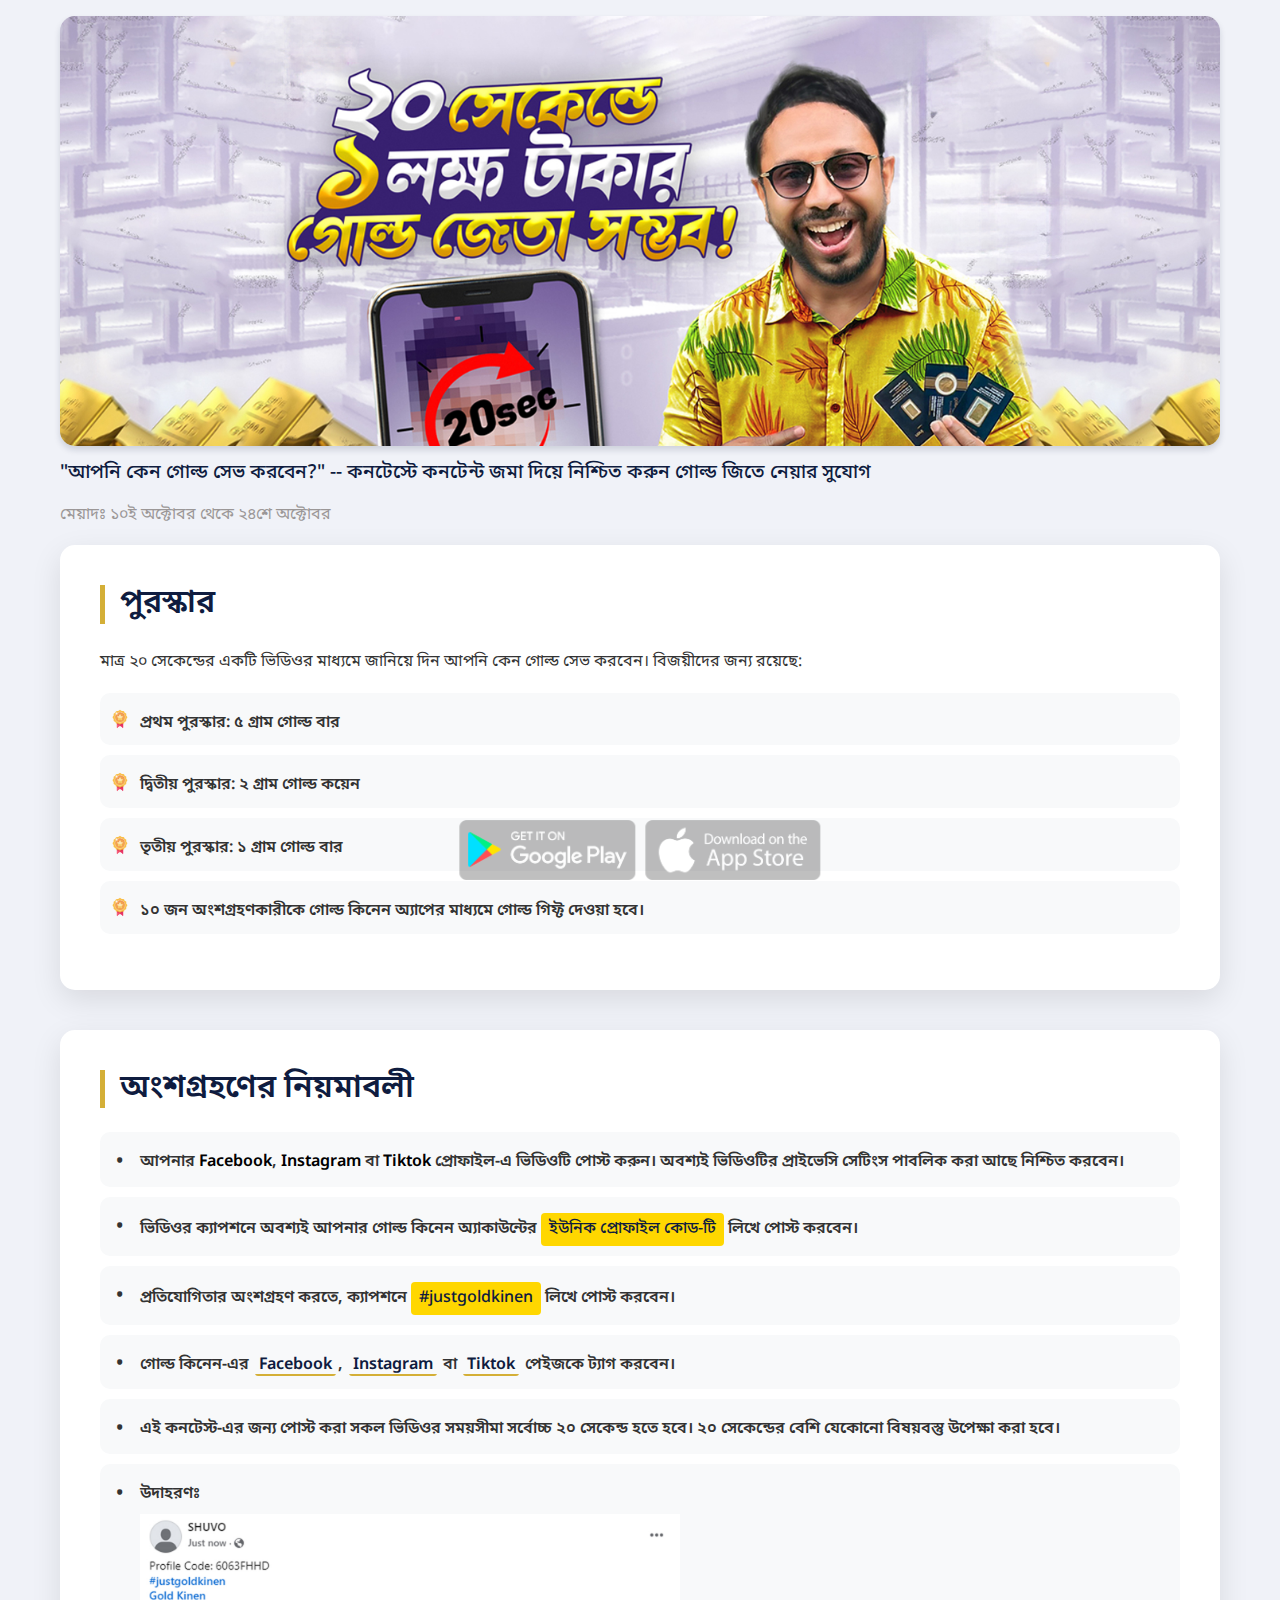
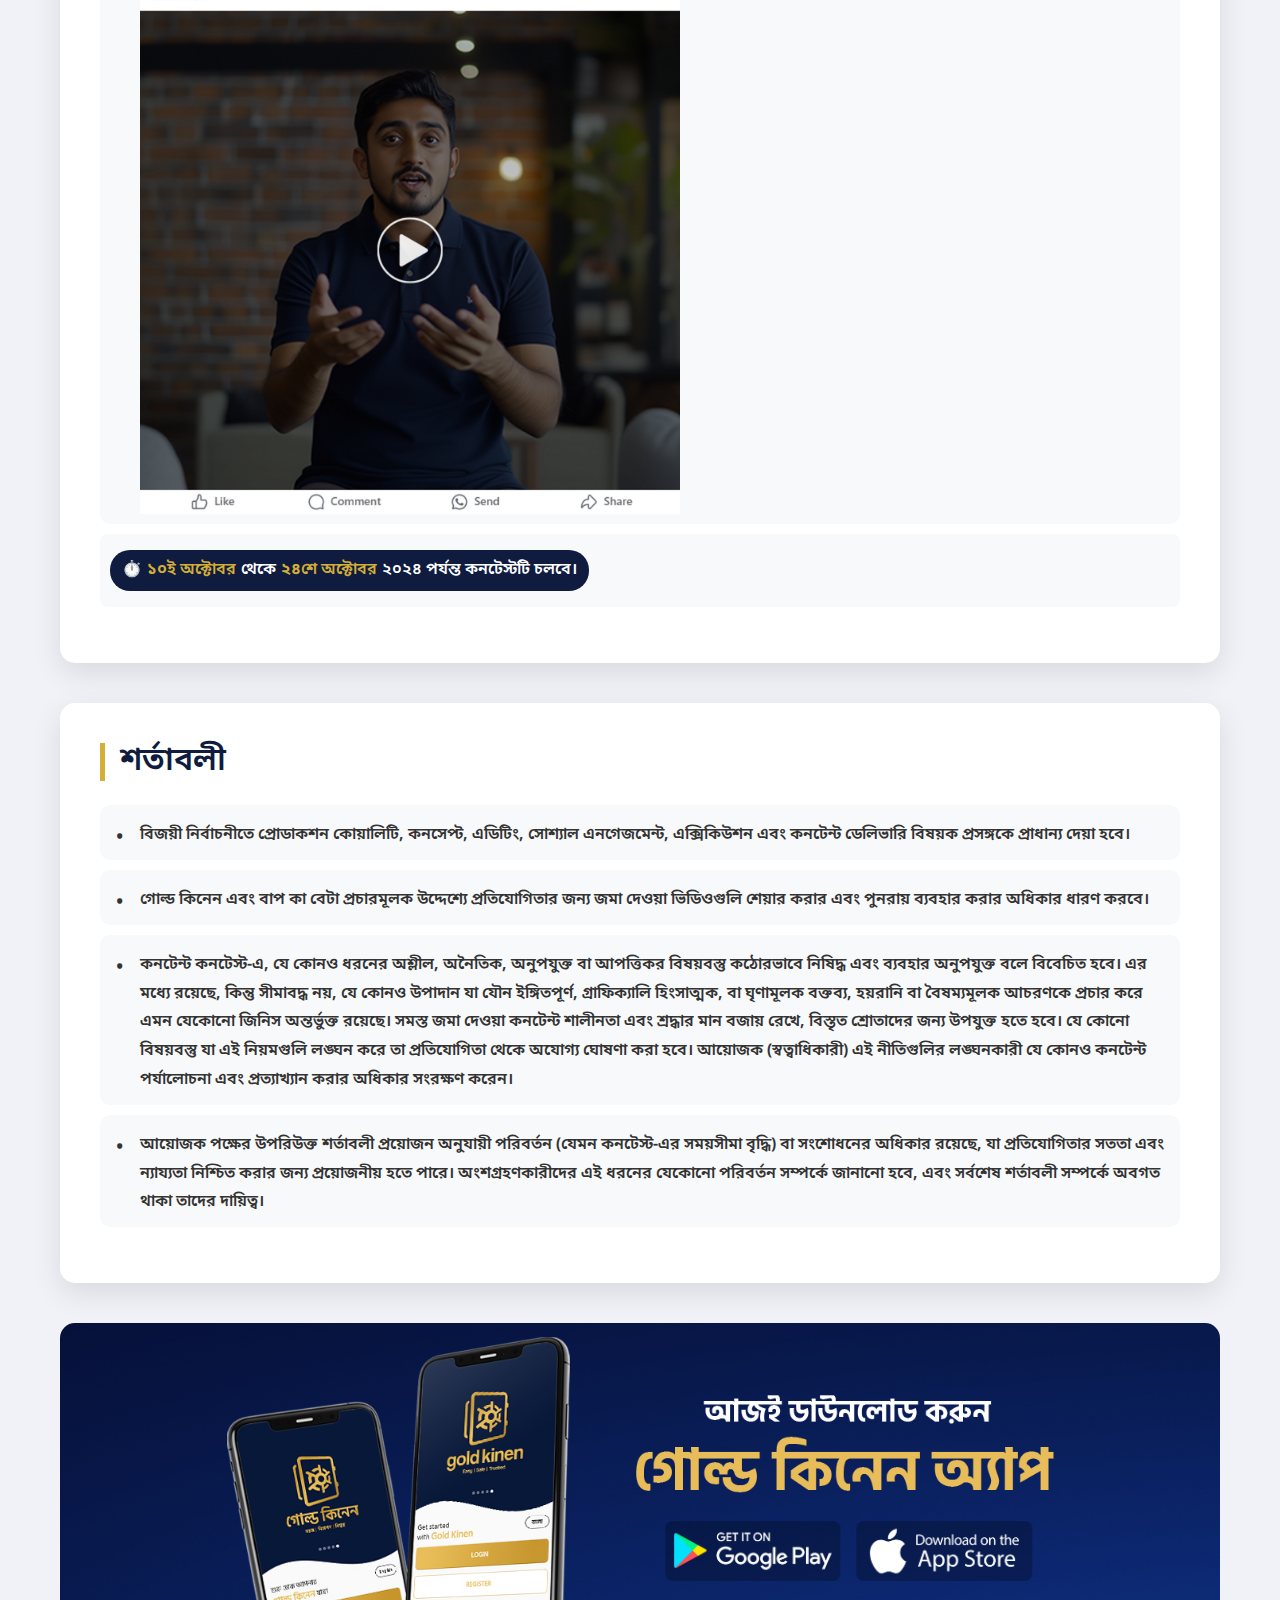
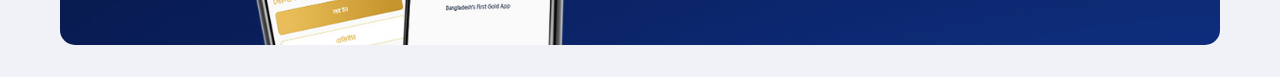
<file: baapkabeta.html>
<!doctype html>
<html lang="en">
    <meta charset="utf-8">
        <meta name="viewport" content="width=device-width, initial-scale=1">
        <meta
            name="facebook-domain-verification"
            content="9jzjjsr3qwgtvk90zz38k47s8s19e5"
        />
        <meta charset="utf-8">
        <meta name="viewport" content="width=device-width, initial-scale=1">
        <title>Gold Kinen - আপনি কেন গোল্ড সেভ করবেন? কনটেন্ট কনটেস্ট | Gold Savings Contest</title>
        <meta name="description" content="Gold Kinen এর 'আপনি কেন গোল্ড সেভ করবেন?' কনটেন্ট কনটেস্টে অংশ নিয়ে জিতুন ৫ গ্রাম গোল্ড বার। মেয়াদঃ ১০ই অক্টোবর থেকে ২৪শে অক্টোবর।">
        <meta name="keywords" content="Gold Kinen, গোল্ড সেভিংস, গোল্ড সঞ্চয়, গোল্ড বার, বাংলাদেশ ,Gold bar, Gold Coin, Gold Savings, Gold Investment">
        <link rel="canonical" href="https://www.goldkinen.com/baapkabeta">
        
        <!-- Open Graph / Facebook -->
        <meta property="og:type" content="website">
        <meta property="og:url" content="https://www.goldkinen.com/baapkabeta">
        <meta property="og:title" content="Gold Kinen - আপনি কেন গোল্ড সেভ করবেন? কনটেন্ট কনটেস্ট">
        <meta property="og:description" content="Gold Kinen এর কনটেন্ট কনটেস্টে অংশ নিয়ে জিতুন ৫ গ্রাম গোল্ড বার। মেয়াদঃ ১০ই অক্টোবর থেকে ২৪শে অক্টোবর।">
        <meta property="og:image" content="https://www.goldkinen.com/img/Campaign-Banner.jpg">

        <!-- Meta Pixel Code -->
        <script>
            !(function (f, b, e, v, n, t, s) {
                if (f.fbq) return;
                n = f.fbq = function () {
                    n.callMethod
                        ? n.callMethod.apply(n, arguments)
                        : n.queue.push(arguments);
                };
                if (!f._fbq) f._fbq = n;
                n.push = n;
                n.loaded = !0;
                n.version = "2.0";
                n.queue = [];
                t = b.createElement(e);
                t.async = !0;
                t.src = v;
                s = b.getElementsByTagName(e)[0];
                s.parentNode.insertBefore(t, s);
            })(
                window,
                document,
                "script",
                "https://connect.facebook.net/en_US/fbevents.js"
            );
            fbq("init", "113679228331887");
            fbq("track", "PageView");
        </script>
       
        <link rel="icon" href="./img/icon.png">
        <link
            rel="stylesheet"
            href="https://cdnjs.cloudflare.com/ajax/libs/font-awesome/6.5.1/css/all.min.css"
            />

			<script src="./js/jquery.min.js"></script>

			<link href="./css/slick.css" rel="stylesheet">
			<link href="./css/slick-theme.min.css" rel="stylesheet">
            <link href="https://cdnjs.cloudflare.com/ajax/libs/bootstrap/5.3.2/css/bootstrap.min.css" rel="stylesheet">
            <link href="https://fonts.googleapis.com/css2?family=Noto+Sans+Bengali:wght@100..900&display=swap" rel="stylesheet">


             <!-- main css file -->
            <link rel="stylesheet" href="./css/campaign.css">

            <!-- Google Tag Manager -->
            <script async src="https://www.googletagmanager.com/gtag/js?id=G-VVTPYF6K02"></script> <script> window.dataLayer = window.dataLayer || []; function gtag(){dataLayer.push(arguments);} gtag('js', new Date()); gtag('config', 'G-VVTPYF6K02'); </script>
            
            <script>(function(w,d,s,l,i){w[l]=w[l]||[];w[l].push({'gtm.start':
                new Date().getTime(),event:'gtm.js'});var f=d.getElementsByTagName(s)[0],
                j=d.createElement(s),dl=l!='dataLayer'?'&l='+l:'';j.async=true;j.src=
                'https://www.googletagmanager.com/gtm.js?id='+i+dl;f.parentNode.insertBefore(j,f);
                })(window,document,'script','dataLayer','GTM-NJBRZ3L');</script>
            <!-- End Google Tag Manager -->

            <script type="application/ld+json">
                {
                  "@context": "https://schema.org",
                  "@type": "Event",
                  "name": "Gold Kinen কনটেন্ট কনটেস্ট",
                  "description": "আপনি কেন গোল্ড সেভ করবেন? কনটেন্ট কনটেস্ট",
                  "startDate": "2024-10-10",
                  "endDate": "2024-10-24",
                  "organizer": {
                    "@type": "Organization",
                    "name": "Gold Kinen",
                    "url": "https://www.goldkinen.com"
                  },
                  "location": {
                    "@type": "VirtualLocation",
                    "url": "https://www.goldkinen.com/baapkabeta"
                  },
                  "offers": {
                    "@type": "Offer",
                    "price": "0",
                    "priceCurrency": "BDT",
                    "availability": "https://schema.org/InStock",
                    "validFrom": "2024-10-10",
                    "url": "https://www.goldkinen.com/baapkabeta"
                  }
                }
                </script>
    </head>
    <body>

        <!-- <div class="container">
            <div class="banner-title">
                <h1 class="main-title">"আপনি কেন গোল্ড সেভ করবেন?" কনটেন্ট কনটেস্ট</h1>
           <p class="banner-subtitle">মেয়াদঃ ১০-ই অক্টোবর থেকে ২৪শে অক্টোবর
            
            </div>
        </p>
        </div> -->
        <div class="container">
            <section class="banner">
                <img src="./img/Campaign-Banner.jpg" alt="Gold Savings Contest" class="banner-image">
                
            </section>
            <h3 class="banner-title">"আপনি কেন গোল্ড সেভ করবেন?" -- কনটেস্টে কনটেন্ট জমা দিয়ে নিশ্চিত করুন গোল্ড জিতে নেয়ার সুযোগ</h3>
            <p class="banner-subtitle">মেয়াদঃ ১০ই অক্টোবর থেকে ২৪শে অক্টোবর</p>
    
            <div class="sticky-container">
                <a href="https://goldkinen.onelink.me/tNdw/w0lpxla1" class="sticky-button download-button">
                    <img src="./img/BKB-play-store 1.png" alt="Google Play">
                </a>
                <a href="https://goldkinen.onelink.me/tNdw/w0lpxla1" class="sticky-button download-button">
                    <img src="./img/BKB-app-store 1.png" alt="App Store">
                </a>
            </div>
    
            <section class="content-section">
                <h2 class="section-title">পুরস্কার</h2>
                <p>মাত্র ২০ সেকেন্ডের একটি ভিডিওর মাধ্যমে জানিয়ে দিন আপনি কেন গোল্ড সেভ করবেন। বিজয়ীদের জন্য রয়েছে:</p>
                <ul class="rule-list prize-list">
                    <li>প্রথম পুরস্কার: ৫ গ্রাম গোল্ড বার</li>
                    <li>দ্বিতীয় পুরস্কার: ২ গ্রাম গোল্ড কয়েন</li>
                    <li>তৃতীয় পুরস্কার: ১ গ্রাম গোল্ড বার</li>
                    <li>১০ জন অংশগ্রহণকারীকে গোল্ড কিনেন অ্যাপের মাধ্যমে গোল্ড গিফ্ট দেওয়া হবে।</li>
                </ul>
            </section>
    
            <section class="content-section">
                <h2 class="section-title">অংশগ্রহণের নিয়মাবলী</h2>
                <ul class="rule-list rules-list">
                    <li>আপনার <span class="social-platform-gen">Facebook</span>, <span class="social-platform-gen">Instagram</span> বা <span class="social-platform-gen">Tiktok</span> প্রোফাইল-এ ভিডিওটি পোস্ট করুন। অবশ্যই ভিডিওটির প্রাইভেসি সেটিংস পাবলিক করা আছে নিশ্চিত করবেন।</li>
                    <li>ভিডিওর ক্যাপশনে অবশ্যই আপনার গোল্ড কিনেন অ্যাকাউন্টের <span class="hashtag">ইউনিক প্রোফাইল কোড-টি</span> লিখে পোস্ট করবেন।</li>
                    <li>প্রতিযোগিতার অংশগ্রহণ করতে, ক্যাপশনে <span class="hashtag">#justgoldkinen</span> লিখে পোস্ট করবেন।</li>
                    <li>গোল্ড কিনেন-এর <a href="https://www.facebook.com/goldkinen" target="_blank" rel="noopener noreferrer" class="social-platform">Facebook</a>, <a href="https://www.instagram.com/goldkinen/" target="_blank" rel="noopener noreferrer" class="social-platform">Instagram</a> বা <a href="https://www.tiktok.com/@goldkinen" target="_blank" rel="noopener noreferrer" class="social-platform">Tiktok</a> পেইজকে ট্যাগ করবেন।</li>
                    <li>এই কনটেস্ট-এর জন্য পোস্ট করা সকল ভিডিওর সময়সীমা সর্বোচ্চ ২০ সেকেন্ড হতে হবে। ২০ সেকেন্ডের বেশি যেকোনো বিষয়বস্তু উপেক্ষা করা হবে।</li>
                   
                    <li> উদাহরণঃ
                        <img src="./img/BKB-SS.jpg" alt="post-example" />
                    </li>
                    <li class="timeline-item">
                        <span class="timeline">
                            ⏱️
                            <span class="timeline-date-1"><span class="bengali-numeral">১০</span>ই অক্টোবর</span> থেকে 
                            <span class="timeline-date-2"><span class="bengali-numeral">২৪</span>শে অক্টোবর</span> 
                            ২০২৪ পর্যন্ত কনটেস্টটি চলবে।
                        </span>
                    </li>
                </ul>
            </section>
    
            <section class="content-section">
                <h2 class="section-title">শর্তাবলী</h2>
                <ul class="rule-list conditions-list">
                    <li>বিজয়ী নির্বাচনীতে প্রোডাকশন কোয়ালিটি, কনসেপ্ট, এডিটিং, সোশ্যাল এনগেজমেন্ট, এক্সিকিউশন এবং কনটেন্ট ডেলিভারি বিষয়ক প্রসঙ্গকে প্রাধান্য দেয়া হবে।</li>
                    <li>গোল্ড কিনেন এবং বাপ কা বেটা প্রচারমূলক উদ্দেশ্যে প্রতিযোগিতার জন্য জমা দেওয়া ভিডিওগুলি শেয়ার করার এবং পুনরায় ব্যবহার করার অধিকার ধারণ করবে।</li>
                    <li>কনটেন্ট কনটেস্ট-এ, যে কোনও ধরনের অশ্লীল, অনৈতিক, অনুপযুক্ত বা আপত্তিকর বিষয়বস্তু কঠোরভাবে নিষিদ্ধ এবং ব্যবহার অনুপযুক্ত বলে বিবেচিত হবে। এর মধ্যে রয়েছে, কিন্তু সীমাবদ্ধ নয়, যে কোনও উপাদান যা যৌন ইঙ্গিতপূর্ণ, গ্রাফিক্যালি হিংসাত্মক, বা ঘৃণামূলক বক্তব্য, হয়রানি বা বৈষম্যমূলক আচরণকে প্রচার করে এমন যেকোনো জিনিস অন্তর্ভুক্ত রয়েছে। সমস্ত জমা দেওয়া কনটেন্ট শালীনতা এবং শ্রদ্ধার মান বজায় রেখে, বিস্তৃত শ্রোতাদের জন্য উপযুক্ত হতে হবে। যে কোনো বিষয়বস্তু যা এই নিয়মগুলি লঙ্ঘন করে তা প্রতিযোগিতা থেকে অযোগ্য ঘোষণা করা হবে। আয়োজক (স্বত্বাধিকারী) এই নীতিগুলির লঙ্ঘনকারী যে কোনও কনটেন্ট পর্যালোচনা এবং প্রত্যাখ্যান করার অধিকার সংরক্ষণ করেন।</li>
                    <li>আয়োজক পক্ষের উপরিউক্ত শর্তাবলী প্রয়োজন অনুযায়ী পরিবর্তন (যেমন কনটেস্ট-এর সময়সীমা বৃদ্ধি) বা সংশোধনের অধিকার রয়েছে, যা প্রতিযোগিতার সততা এবং ন্যায্যতা নিশ্চিত করার জন্য প্রয়োজনীয় হতে পারে। অংশগ্রহণকারীদের এই ধরনের যেকোনো পরিবর্তন সম্পর্কে জানানো হবে, এবং সর্বশেষ শর্তাবলী সম্পর্কে অবগত থাকা তাদের দায়িত্ব। </li>
                </ul>
            </section>

            


            <footer class="campaign-footer-bottom-section">
                <div class="app-download">
                    <div class="download-image-container">
                        <img src="./img/campaign-footer.jpg" alt="App Background" class="background-image">
                        <div class="download-buttons">
                            <a href="https://goldkinen.onelink.me/tNdw/w0lpxla1" class="download-button">
                                <img src="./img//BKB-play-store 1.png" alt="Google Play">
                            </a>
                            <a href="https://goldkinen.onelink.me/tNdw/w0lpxla1" class="download-button">
                                <img src="./img/BKB-app-store 1.png" alt="App Store">
                            </a>
                        </div>
                    </div>
                </div>
            </footer>
        </div>

        <script type="text/javascript" src="./js/slick.min.js"></script>
        <script src="./js/bootstrap.bundle.min.js"></script>
        <script>
            document.addEventListener('DOMContentLoaded', function() {
              const footer = document.querySelector('.campaign-footer-bottom-section');
              const body = document.body;
            
              const observer = new IntersectionObserver(
                ([entry]) => {
                  if (entry.isIntersecting) {
                    body.classList.add('footer-visible');
                  } else {
                    body.classList.remove('footer-visible');
                  }
                },
                {
                  root: null,
                  threshold: 0.1,
                }
              );
            
              observer.observe(footer);
            });
            </script>
		
    </body>
</html>
</file>
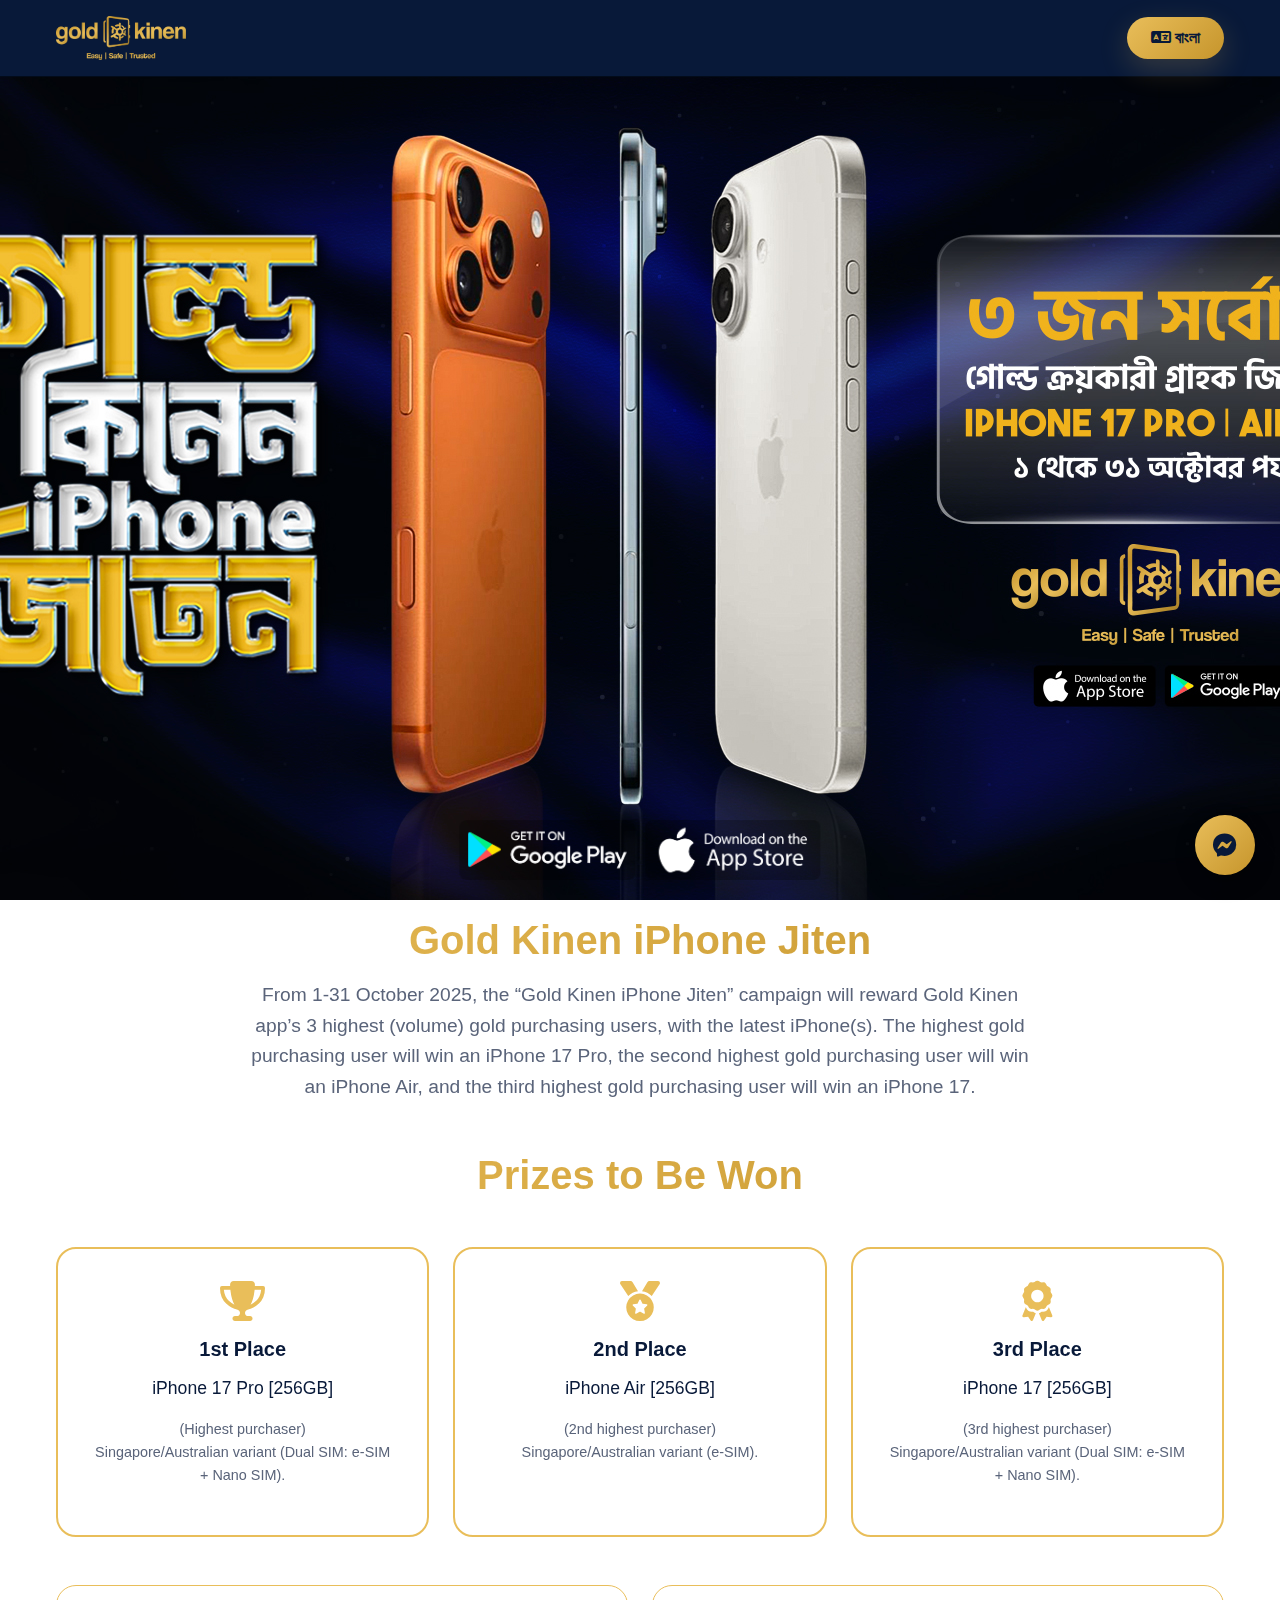
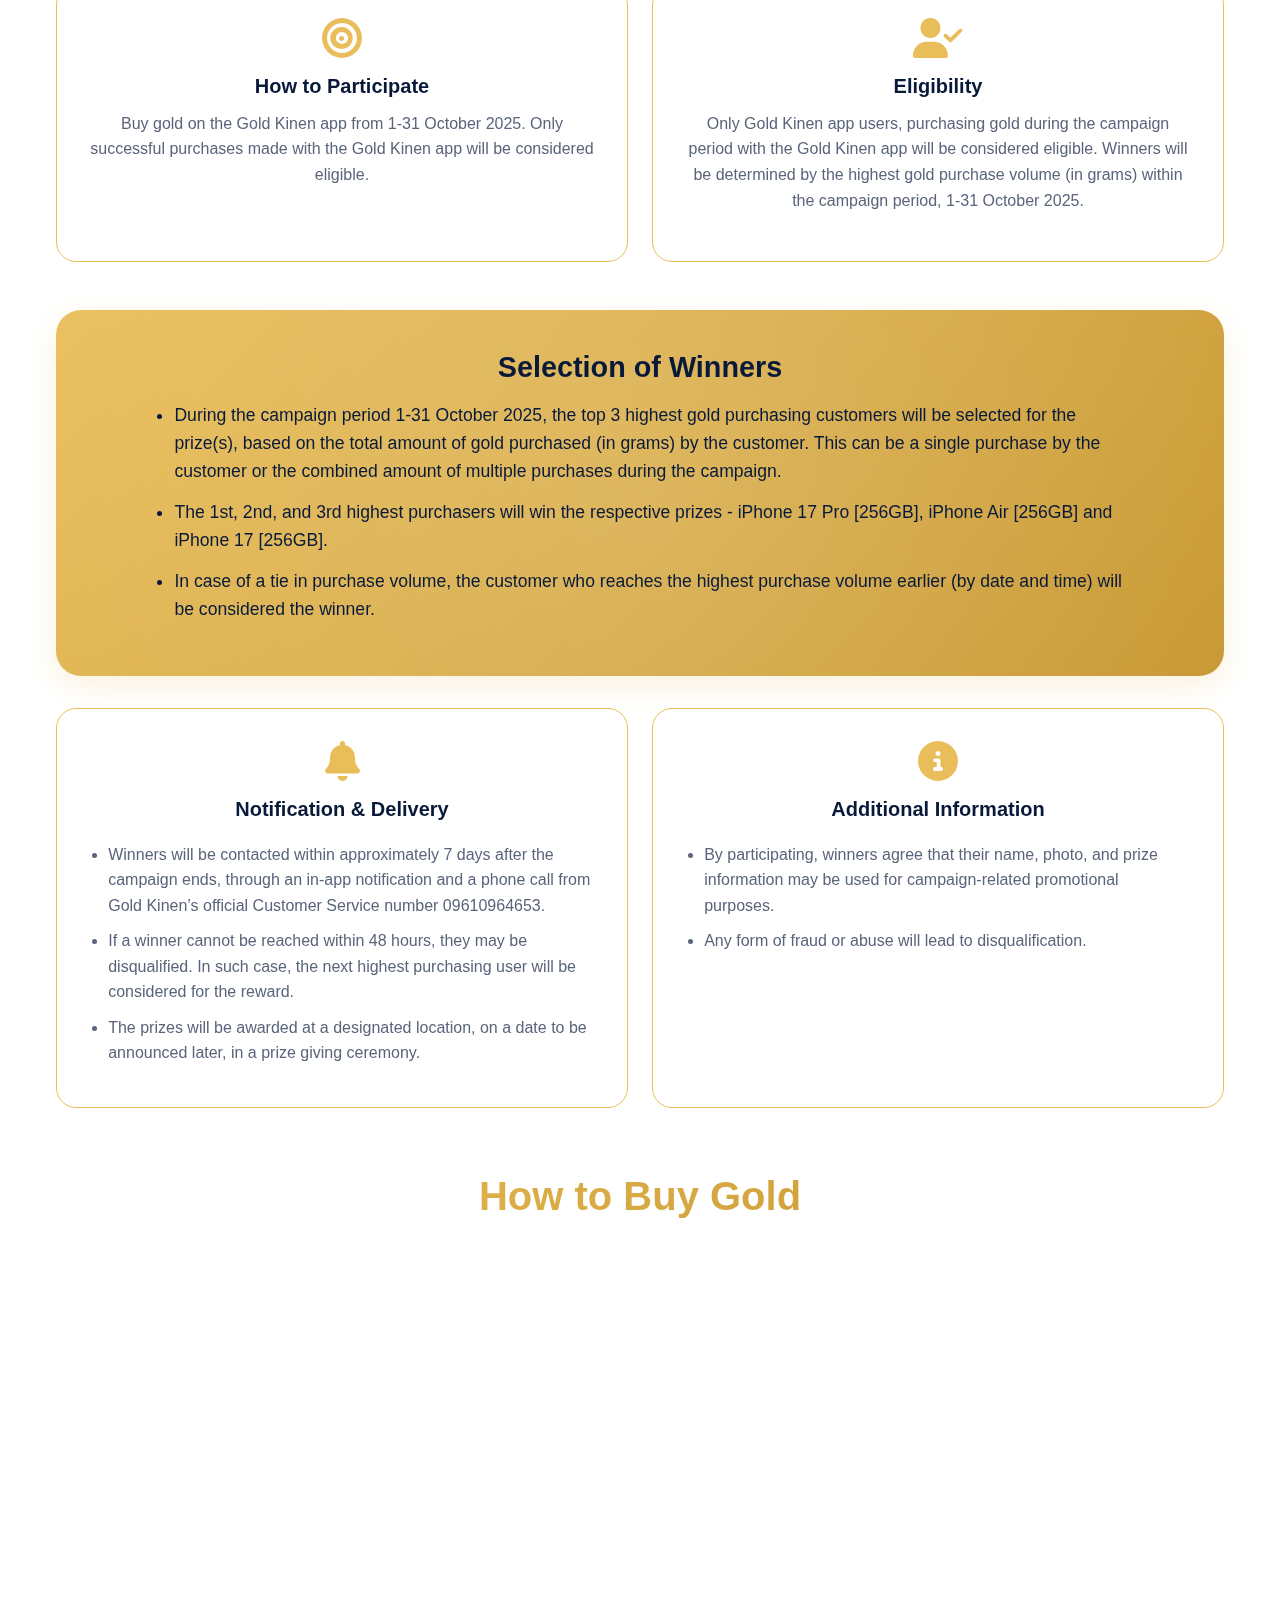
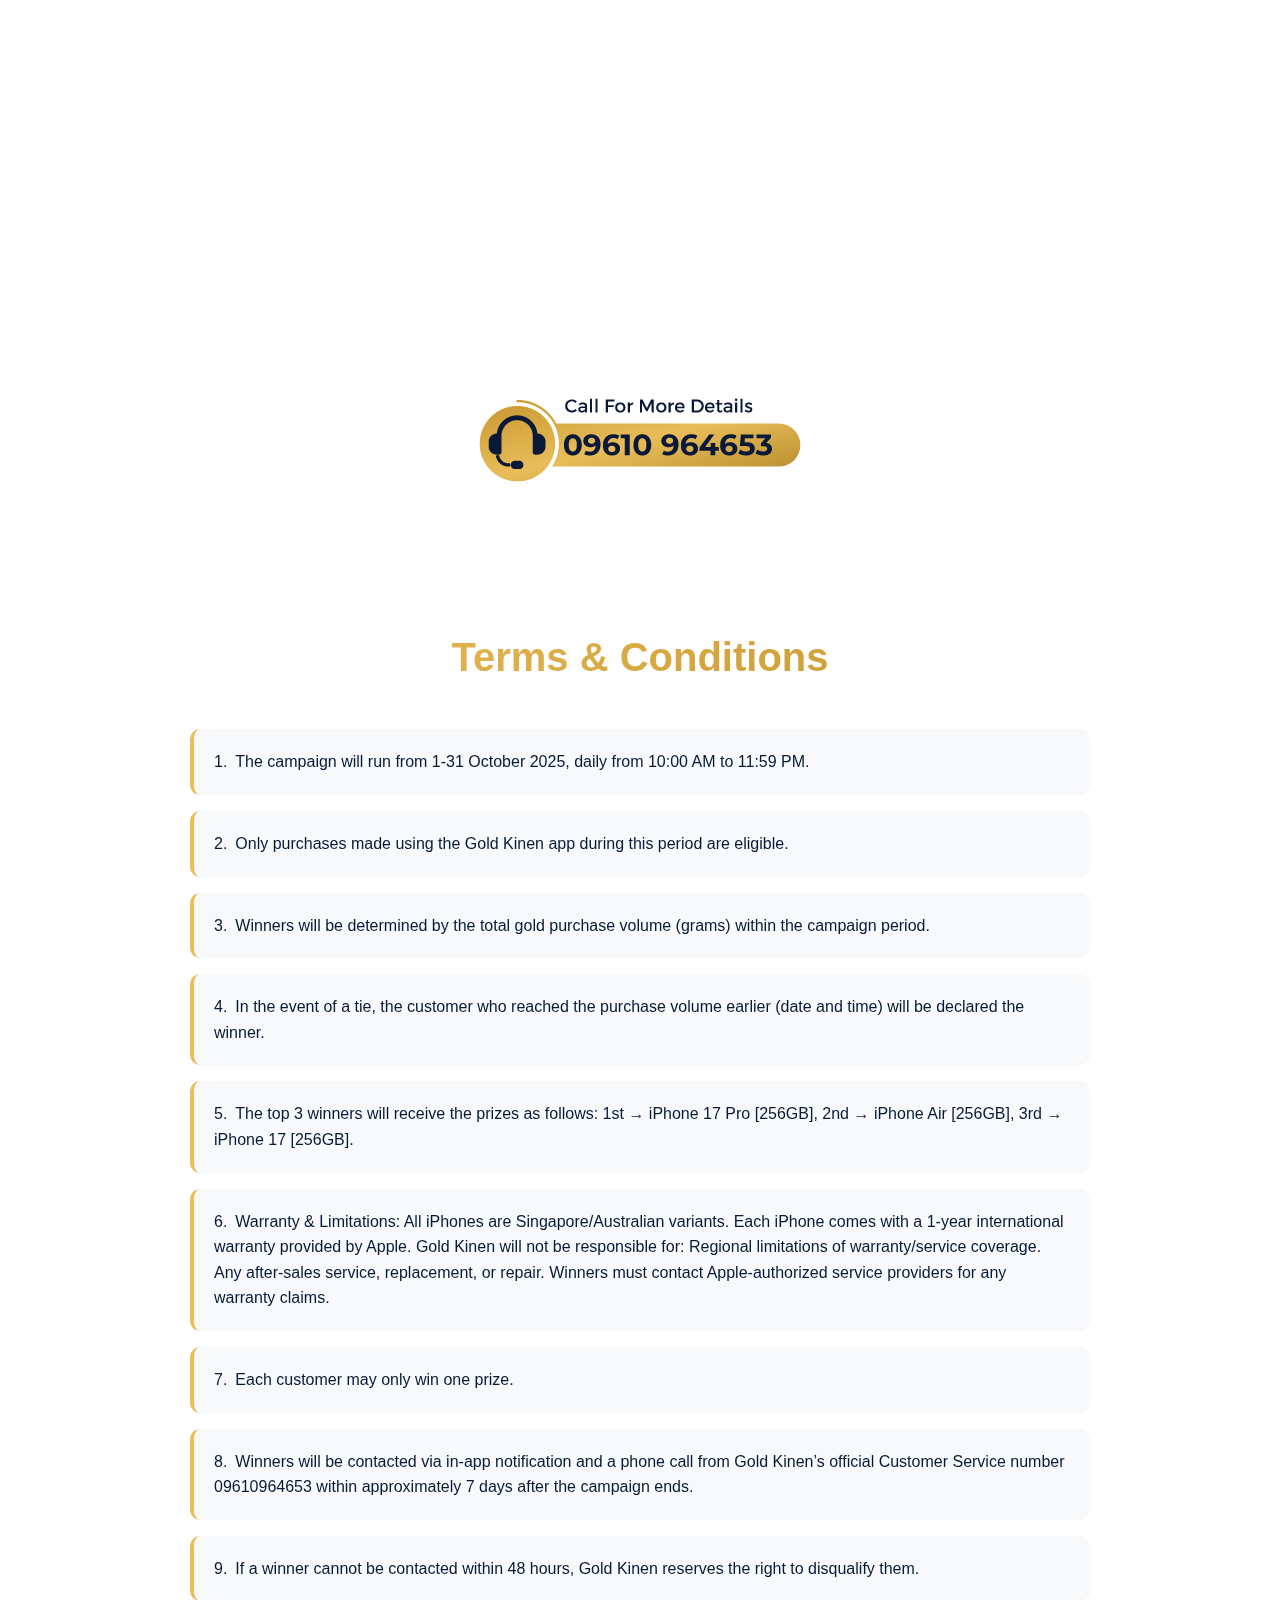
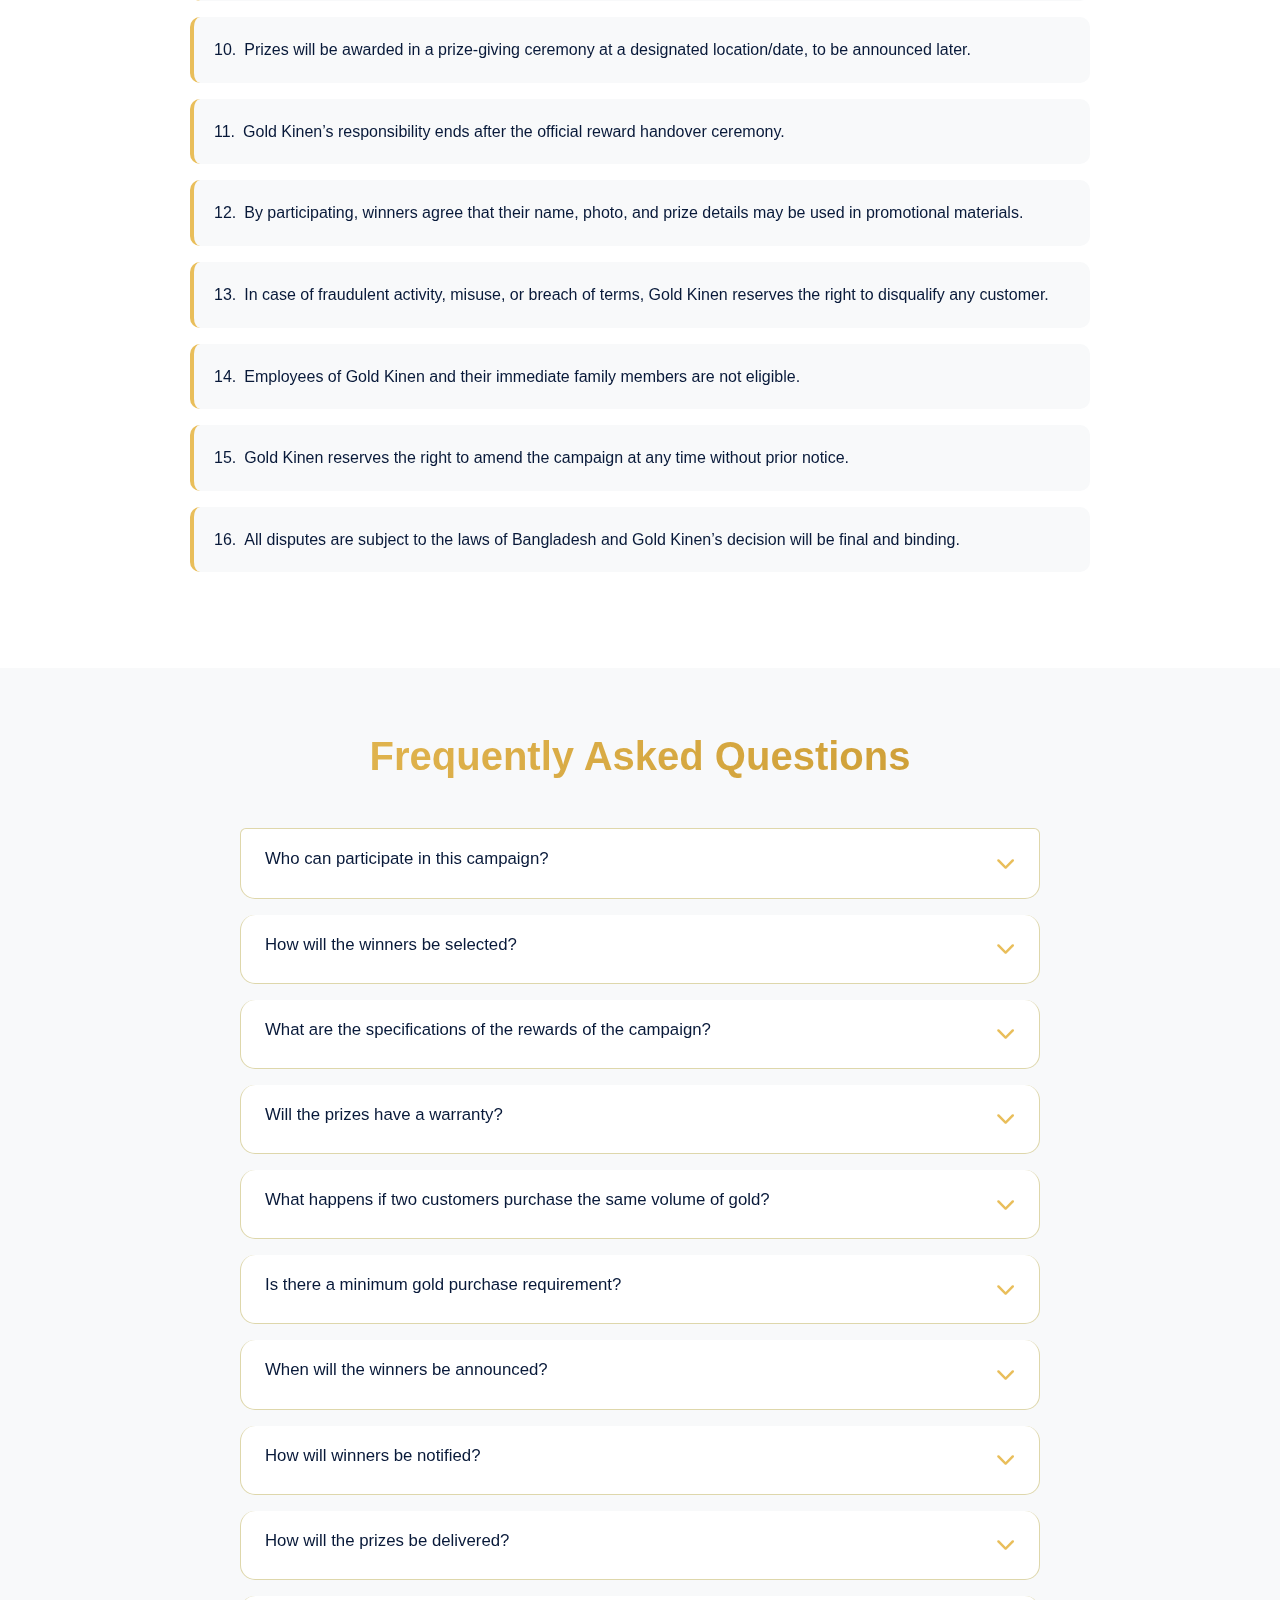
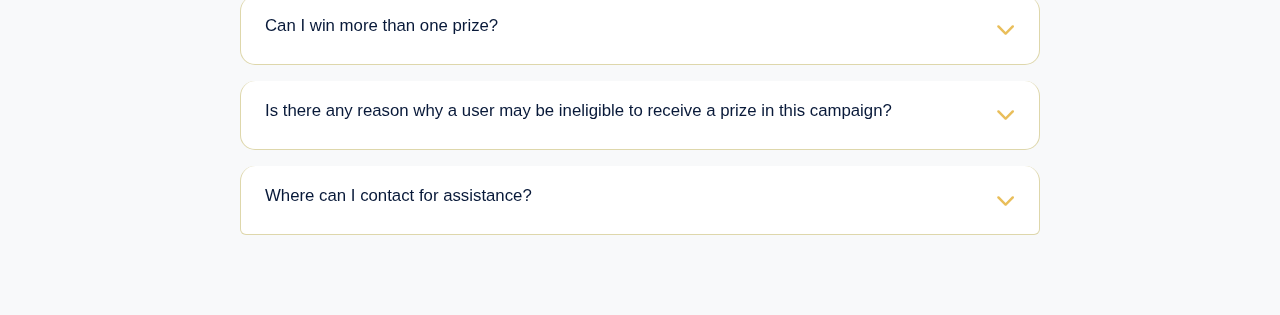
<file: gkij.html>
<!DOCTYPE html>
<html lang="en">
<head>
    <meta charset="utf-8">
    <meta name="viewport" content="width=device-width, initial-scale=1.0">
    <title>Gold Kinen iPhone Jiten Campaign</title>
    <meta name="facebook-domain-verification" content="9jzjjsr3qwgtvk90zz38k47s8s19e5" />
    
    <!-- Meta Pixel Code -->
    <script>
        !(function (f, b, e, v, n, t, s) {
            if (f.fbq) return;
            n = f.fbq = function () {
                n.callMethod ? n.callMethod.apply(n, arguments) : n.queue.push(arguments);
            };
            if (!f._fbq) f._fbq = n;
            n.push = n;
            n.loaded = !0;
            n.version = "2.0";
            n.queue = [];
            t = b.createElement(e);
            t.async = !0;
            t.src = v;
            s = b.getElementsByTagName(e)[0];
            s.parentNode.insertBefore(t, s);
        })(window, document, "script", "https://connect.facebook.net/en_US/fbevents.js");
        fbq("init", "113679228331887");
        fbq("track", "PageView");
    </script>

    <!-- External Libraries -->
    <link rel="icon" href="./img/icon.png" />
    <link href="https://cdnjs.cloudflare.com/ajax/libs/bootstrap/5.3.0/css/bootstrap.min.css" rel="stylesheet">
    <link rel="stylesheet" href="https://cdnjs.cloudflare.com/ajax/libs/font-awesome/6.5.1/css/all.min.css">
    <script src="https://cdnjs.cloudflare.com/ajax/libs/jquery/3.7.1/jquery.min.js"></script>
    
    <!-- Google Analytics -->
    <script async src="https://www.googletagmanager.com/gtag/js?id=G-VVTPYF6K02"></script>
    <script>
        window.dataLayer = window.dataLayer || [];
        function gtag(){dataLayer.push(arguments);}
        gtag('js', new Date());
        gtag('config', 'G-VVTPYF6K02');
    </script>
    
    <!-- Google Tag Manager -->
    <script>(function(w,d,s,l,i){w[l]=w[l]||[];w[l].push({'gtm.start':
    new Date().getTime(),event:'gtm.js'});var f=d.getElementsByTagName(s)[0],
    j=d.createElement(s),dl=l!='dataLayer'?'&l='+l:'';j.async=true;j.src=
    'https://www.googletagmanager.com/gtm.js?id='+i+dl;f.parentNode.insertBefore(j,f);
    })(window,document,'script','dataLayer','GTM-NJBRZ3L');</script>

    <style>
        :root {
            /* Color Palette */
            --primary-gold: #E9BE5A;
            --primary-navy: #081939;
            --accent-gold: #E9BE5A;
            --background-light: #FFFFFF;
            --background-section: #F8F9FA;
            --text-primary: #081939;
            --text-secondary: #5a647a;
            --border-color: #020b1a;

            /* Gradients & Shadows */
            --gradient-gold: linear-gradient(135deg, #e9be5a 0%, #c6952c 100%);
            --shadow-gold: 0 10px 30px rgba(233, 190, 90, 0.2);
            --shadow-light: 0 8px 25px rgba(8, 25, 57, 0.1);
        }

        * {
            margin: 0;
            padding: 0;
            box-sizing: border-box;
        }

        body {
            font-family: 'Segoe UI', Tahoma, Geneva, Verdana, sans-serif;
            background: var(--background-light);
            color: var(--text-primary);
            line-height: 1.6;
            overflow-x: hidden;
        }

        /* Animated Background (Subtle) */
        .animated-bg {
            position: fixed;
            top: 0;
            left: 0;
            width: 100%;
            height: 100%;
            z-index: -1;
            background-color: var(--background-light);
        }

        .animated-bg::before {
            content: '';
            position: absolute;
            top: 0;
            left: 0;
            width: 100%;
            height: 100%;
            background: radial-gradient(circle at 20% 50%, rgba(8, 25, 57, 0.03) 0%, transparent 50%),
                        radial-gradient(circle at 80% 20%, rgba(255, 165, 0, 0.04) 0%, transparent 50%),
                        radial-gradient(circle at 40% 80%, rgba(8, 25, 57, 0.02) 0%, transparent 50%);
            animation: float 20s ease-in-out infinite;
        }

        @keyframes float {
            0%, 100% { transform: translateY(0px) rotate(0deg); }
            33% { transform: translateY(-20px) rotate(1deg); }
            66% { transform: translateY(10px) rotate(-1deg); }
        }

        /* Header */
        .header {
            position: fixed;
            top: 0;
            width: 100%;
            background: var(--primary-navy);
            backdrop-filter: blur(10px);
            z-index: 1000;
            padding: 1rem 0;
            border-bottom: 1px solid var(--border-color);
            transition: all 0.3s ease;
        }

        .header.scrolled {
            background: var(--primary-navy);
            box-shadow: var(--shadow-light);
        }

        .nav-container {
            display: flex;
            justify-content: space-between;
            align-items: center;
            max-width: 1200px;
            margin: 0 auto;
            padding: 0 1rem;
        }

        .logo {
            width: 130px;
            height: auto;
        }
        .logo-img {
            width: 100%;
            height: auto;
            object-fit: contain;
        }

        .lang-toggle {
            background: var(--gradient-gold);
            border: none;
            padding: 0.5rem 1.5rem;
            border-radius: 50px;
            color: var(--primary-navy);
            font-weight: 600;
            cursor: pointer;
            transition: all 0.3s ease;
            box-shadow: var(--shadow-gold);
        }

        .lang-toggle:hover {
            transform: translateY(-2px);
            box-shadow: 0 15px 35px rgba(233, 190, 90, 0.3);
        }

        /* Main Banner */
        .main-banner {
            position: relative;
            width: 100%;
            height: 100vh;
            display: flex;
            justify-content: center;
            text-align: center;
            overflow: hidden;
            background-color: var(--dark-navy); /* Fallback color */
        }

        .banner-bg-img {
            position: absolute;
            top: 15px;
            left: 0;
            width: 100%;
            height: 100vh;
            object-fit: cover;
            z-index: 1;
        }

        .banner-content {
            position: relative;
            z-index: 3;
            max-width: 800px;
            padding: 4rem 1rem;
            animation: fadeInUp 1s ease-out;
            color: #020225;
        }
        
        @keyframes fadeInUp {
            from {
                opacity: 0;
                transform: translateY(50px);
            }
            to {
                opacity: 1;
                transform: translateY(0);
            }
        }

        @keyframes pulse {
            0%, 100% { transform: scale(1); }
            50% { transform: scale(1.05); }
        }

        /* Content Sections */
        .content-section {
            padding: 1rem 0;
            position: relative;
        }

        .container {
            max-width: 1200px;
            margin: 0 auto;
            padding: 0 1rem;
        }

        .section-title {
            font-size: 2.5rem;
            font-weight: 700;
            text-align: center;
            margin-bottom: 3rem;
            background: var(--gradient-gold);
            -webkit-background-clip: text;
            -webkit-text-fill-color: transparent;
            background-clip: text;
        }
        
        .section-subtitle {
            text-align: center;
            font-size: 1.2rem;
            color: var(--text-secondary);
            max-width: 800px;
            margin: -2rem auto 3rem;
        }

        .info-block {
            background: rgba(227, 229, 233, 0.6);
            padding: 1.5rem;
            border-radius: 10px;
            margin-bottom: 2rem;
            display: flex;
            align-items: center;
            
        }

        .eligibility-desc {
            font-weight: 600;
        }

        .info-block::before {
            content:  '\f0a4';
            font-family: 'Font Awesome 6 Free';
            font-weight: 900;
            color: var(--primary-gold);
            font-size: 1.25rem;
            margin-right: 1rem;
            align-self: flex-start;
        }

        .feature-grid {
            display: grid;
            grid-template-columns: repeat(auto-fit, minmax(280px, 1fr));
            gap: 1.5rem;
            margin-bottom: 3rem;
        }

        .feature-card {
            background: var(--background-light);
            border-radius: 20px;
            padding: 2rem;
            border: 1px solid var(--border-color);
            transition: all 0.3s ease;
            position: relative;
            overflow: hidden;
            border-color: var(--primary-gold);
            display: flex;
            flex-direction: column;
            align-items: center;
            text-align: center;
        }

        .feature-card:hover {
            transform: translateY(-10px);
            box-shadow: var(--shadow-light);
            border-color: var(--primary-gold);
        }
        
        .prize-card {
             border-width: 2px;
        }

        .feature-icon {
            font-size: 2.5rem;
            color: var(--primary-gold);
            margin-bottom: 1rem;
            display: block;
        }

        .feature-title {
            font-size: 1.25rem;
            font-weight: 600;
            margin-bottom: 0.8rem;
            color: var(--primary-navy);
        }

        .feature-description {
            color: var(--text-secondary);
            line-height: 1.6;
        }
        
        .feature-card .feature-description ul {
            text-align: left;
            padding-left: 1.2rem;
            margin-top: 0.5rem;
            margin-bottom: 0;
        }

        .feature-card .feature-description li {
            margin-bottom: 0.6rem;
        }

        .prize-title {
            font-size: 1.5rem;
            font-weight: 700;
        }
        
        .prize-description {
             font-size: 1.1rem;
             font-weight: 500;
             margin-bottom: 1rem;
        }
        
        .prize-sub-description {
            font-size: 0.9rem;
            color: var(--text-secondary);
        }

        /* Highlight Box */
        .highlight-box {
            background: var(--gradient-gold);
            color: var(--primary-navy);
            padding: 2.5rem;
            border-radius: 25px;
            text-align: center;
            margin: 2rem 0;
            box-shadow: var(--shadow-gold);
            position: relative;
            overflow: hidden;
        }

        .highlight-box::before {
            content: '';
            position: absolute;
            top: -50%;
            left: -50%;
            width: 200%;
            height: 200%;
            background: radial-gradient(circle, rgba(255, 255, 255, 0.15) 0%, transparent 70%);
            animation: rotate 10s linear infinite;
        }

        @keyframes rotate {
            from { transform: rotate(0deg); }
            to { transform: rotate(360deg); }
        }

        .highlight-content {
            position: relative;
            z-index: 1;
        }

        .highlight-title {
            font-size: 1.8rem;
            font-weight: 700;
            margin-bottom: 1rem;
        }

        .highlight-text {
            font-size: 1.1rem;
            font-weight: 500;
        }
        
        .highlight-text ul {
            text-align: left;
            padding-left: 1.5rem; /* Adjust padding for visual centering */
            max-width: 90%; /* Control width */
            margin: 0.5rem auto 0; /* Center the list block */
        }
        
        .highlight-text li {
            margin-bottom: 0.8rem;
        }

        /* FAQ Accordion */
        .faq-section {
            background: var(--background-section);
            padding: 4rem 0;
            margin-top: 2rem;
        }

        .accordion {
            max-width: 800px;
            margin: 0 auto;
        }

        .accordion-item {
            background: var(--background-light);
            border: 1px solid rgba(209, 198, 136, 0.7); 
            border-radius: 15px;
            margin-bottom: 1rem;
            overflow: hidden;
            transition: all 0.3s ease;
        }
        .accordion-item.active {
             border-color: var(--primary-gold);
        }

        .accordion-item:hover {
            border-color: var(--primary-gold);
            box-shadow: 0 5px 20px rgba(0, 0, 0, 0.05);
        }

        .accordion-header {
            padding: 1.25rem 1.5rem;
            cursor: pointer;
            display: flex;
            justify-content: space-between;
            align-items: center;
            transition: background-color 0.3s ease;
        }

        .accordion-header:hover {
            background-color: rgba(255, 215, 0, 0.05);
        }

        .accordion-title {
            font-weight: 400;
            font-size: 1.05rem;
            color: var(--text-primary);
            padding-right: 1rem;
        }

        .accordion-icon {
            color: var(--primary-gold);
            font-size: 1.2rem;
            transition: transform 0.3s ease;
            flex-shrink: 0;
        }
        .accordion-item.active .accordion-icon {
            transform: rotate(180deg);
        }

        .accordion-content {
            max-height: 0;
            overflow: hidden;
            transition: max-height 0.4s ease-out, padding 0.4s ease-out;
            padding: 0 1.5rem;
        }
        
        .accordion-item.active .accordion-content {
            max-height: 500px; /* Increased max-height for longer FAQ answers */
            padding: 0 1.5rem 1.5rem 1.5rem;
        }

        .accordion-text {
            color: var(--text-secondary);
            line-height: 1.7;
        }

        /* Terms Section */
        .terms-section {
            background: var(--background-light);
            padding: 3rem 0;
            margin-top: 2rem;
        }

        .terms-content {
            max-width: 900px;
            margin: 0 auto;
        }

        .terms-list {
            list-style: none;
            padding: 0;
        }

        .terms-item {
            background: var(--background-section);
            margin-bottom: 1rem;
            padding: 1.25rem;
            border-radius: 10px;
            border-left: 4px solid var(--primary-gold);
            transition: all 0.3s ease;
        }

        .terms-item:hover {
            background: var(--background-light);
            transform: translateX(5px);
            box-shadow: var(--shadow-light);
        }

        .terms-number {
            font-weight: 500;
            margin-right: 0.5rem;
        }

        /* Language Toggle Animation */
        .lang-content {
            opacity: 1;
            transition: opacity 0.3s ease;
        }

        .lang-content.fade-out {
            opacity: 0;
        }

        /* --- Floating Action Button Styles --- */
        .contact-fab {
            position: fixed;
            bottom: 25px;
            right: 25px;
            width: 60px;
            height: 60px;
            background: var(--gradient-gold);
            border-radius: 50%;
            border: none;
            display: flex;
            align-items: center;
            justify-content: center;
            box-shadow: 0 8px 20px rgba(0, 0, 0, 0.3);
            cursor: pointer;
            z-index: 1000;
            transition: all 0.3s ease;
            text-decoration: none; /* Removes underline from the link */
        }

        .contact-fab:hover {
            transform: scale(1.1) translateY(-5px);
            box-shadow: var(--shadow-gold);
        }

        .fab-icon {
            font-size: 24px;
            color: var(--primary-navy);
        }

        .sticky-container {
            position: fixed;
            bottom: 20px;
            left: 50%;
            transform: translateX(-50%);
            display: flex;
            gap: 10px;
            z-index: 100;
        }
        .sticky-button {
            border: none;
            border-radius: 5px;
            cursor: pointer;
        }
        .download-buttons {
            position: absolute;
            bottom: 20%;
            left: 68%;
            transform: translateX(-50%);
            display: flex;
            gap: 1rem;
        }

        .download-button img {
            height: 60px;
        }

        .download-button {
            transition: transform 0.3s ease;
        }

        .download-button:hover {
            transform: translateY(-5px);
        }

        @media (max-width: 768px) {
            body {
                font-size: 16px;
            }

            .download-buttons {
                left: 70%;
                bottom: 10%;
                flex-direction: row;
                align-items: center;
            }

            .download-button img {
                height: 30px;
            }
        }
        /* --- END: Floating Action Button Styles --- */

        /* --- Responsive YouTube Video Embed Styles --- */
        .video-responsive-wrapper {
            position: relative;
            overflow: hidden;
            padding-top: 56.25%; /* 16:9 Aspect Ratio (9 / 16 = 0.5625) */
            border-radius: 15px; /* Optional: adds rounded corners */
            box-shadow: var(--shadow-navy); /* Optional: adds a nice shadow */
        }

        .video-responsive-wrapper iframe {
            position: absolute;
            top: 0;
            left: 0;
            width: 100%;
            height: 100%;
            border: 0;
        }
        /* --- END: Responsive YouTube Video Embed Styles --- */


        /* --- NEW: Desktop-Only CTA Styles --- */
        .cta-desktop-support {
            margin: 3rem auto; /* Adds vertical space and centers the block */
            max-width: 800px;  /* Controls the max size of the container */
            text-align: center; /* Ensures the image inside is centered */
            transition: transform 0.3s ease;
            cursor: pointer;
            height: 100px;
        }

        .cta-desktop-support:hover {
            transform: scale(1.03); /* A subtle zoom effect on hover */
        }

        .cta-image {
            width: 500px;
            height: 100px;
            object-fit: cover;
        }
        /* --- END: Desktop-Only CTA Styles --- */

        /* Responsive Design */
        @media (max-width: 992px) {
             .main-banner {
            height: 60vh;
        }
        .banner-bg-img {
            height: 60vh;
            object-fit: cover;
        }
            .section-title { font-size: 2.2rem; }
            .cta-desktop-support {
                display: none;
            }
        }

        @media (max-width: 768px) {
            .logo-img {
                width: 80px;
            }
            .lang-toggle {
            padding: 0.1rem 0.8rem;
            font-size: 10px;
        }
            .main-banner {
            height: 32vh;
        }
        .banner-bg-img {
            top: 0;
            height: 37vh;
            object-fit: contain;
        }
        .banner-content {
            
            padding: 1rem 0.5rem;
            
        }
            .nav-container { padding: 0 1rem; }
            .container { padding: 0 1rem; }
            .feature-grid { grid-template-columns: 1fr; gap: 1rem; }
            .section-title { font-size: 1.8rem; margin-bottom: 2rem; }
            .content-section, .faq-section, .terms-section { padding: 2cap 0; }
            .highlight-box { padding: 2rem; }
            .highlight-title { font-size: 1.4rem; }
            .highlight-text { font-size: 1rem; }
            .accordion-title { font-size: 1rem; }
            .contact-fab {
                width: 55px;
                height: 55px;
                bottom: 20px;
                right: 20px;
            }
        }

        @media (max-width: 390px) {
            
            .main-banner {
            height: 32vh;
        }
        .banner-bg-img {
            top: 0;
            height: 35vh;
            object-fit: contain;
        }
        }
        
        @media (max-width: 375px) {
            .main-banner {
            height: 35vh;
        }
        .banner-bg-img {
            top: 0;
            height: 42vh;
            object-fit: contain;
        }
        
        }
    </style>
</head>

<body>
    <!-- Google Tag Manager (noscript) -->
    <noscript><iframe src="https://www.googletagmanager.com/ns.html?id=GTM-NJBRZ3L"
    height="0" width="0" style="display:none;visibility:hidden"></iframe></noscript>

    <div class="animated-bg"></div>

    <!-- Header -->
    <header class="header" id="header">
        <div class="nav-container">
            <div class="logo">
               <img src="./img/gklogo.png" class="logo-img" alt="Logo">
            </div>
            <button class="lang-toggle" onclick="toggleLanguage()">
                <i class="fas fa-language"></i>
                <span id="langText">বাংলা</span>
            </button>
        </div>
    </header>

    <!-- Main Banner -->
    <section class="main-banner">
        <img src="./img/iPhone-Campaign-Website-Banner.jpg" alt="Campaign Banner" class="banner-bg-img">
    </section>

    <!-- Campaign Details -->
    <section class="content-section">
        <div class="container">
            <h2 class="section-title lang-content" id="campaignTitle">Gold Kinen iPhone Jiten</h2>
            <p class="section-subtitle lang-content" id="campaignSubtitle">
               From 1-31 October 2025, the 3 highest gold purchasing users on the Gold Kinen app will win the latest iPhones!
            </p>
            
            <!-- Prize Section -->
             <h2 class="section-title lang-content" id="prizeTitle">Prizes to Be Won</h2>
            <div class="feature-grid">
                <!-- 1st Prize -->
                <div class="feature-card prize-card">
                    <i class="fas fa-trophy feature-icon"></i>
                    <h3 class="feature-title lang-content" id="prize1stPlace">1st Place</h3>
                    <p class="prize-description lang-content" id="prize1Name">iPhone 17 Pro [256GB]</p>
                    <p class="prize-sub-description lang-content" id="prize1details"></p>
                </div>
                <!-- 2nd Prize -->
                <div class="feature-card prize-card">
                    <i class="fas fa-medal feature-icon"></i>
                    <h3 class="feature-title lang-content" id="prize2ndPlace">2nd Place</h3>
                    <p class="prize-description lang-content" id="prize2Name">iPhone Air [256GB]</p>
                    <p class="prize-sub-description lang-content" id="prize2details"></p>
                </div>
                <!-- 3rd Prize -->
                <div class="feature-card prize-card">
                     <i class="fas fa-award feature-icon"></i>
                    <h3 class="feature-title lang-content" id="prize3rdPlace">3rd Place</h3>
                    <p class="prize-description lang-content" id="prize3Name">iPhone 17 [256GB]</p>
                    <p class="prize-sub-description lang-content" id="prize3details"></p>
                </div>
            </div>

            <!-- How to Participate & Eligibility -->
            <div class="feature-grid">
                <div class="feature-card">
                    <i class="fas fa-bullseye feature-icon"></i>
                    <h3 class="feature-title lang-content" id="howToTitle">How to Participate</h3>
                    <p class="feature-description lang-content" id="howToDesc">
                    </p>
                </div>
                
                <div class="feature-card">
                    <i class="fas fa-user-check feature-icon"></i>
                    <h3 class="feature-title lang-content" id="eligibilityTitle">Eligibility</h3>
                    <p class="feature-description lang-content" id="eligibilityDesc">
                    </p>
                </div>
            </div>

            <!-- Winner Selection -->
            <div class="highlight-box">
                <div class="highlight-content">
                    <h3 class="highlight-title lang-content" id="winnerSelectionTitle">Winner Selection</h3>
                    <div class="highlight-text lang-content" id="winnerSelectionDesc">
                    </div>
                </div>
            </div>

            <!-- Notification & Additional Info -->
            <div class="feature-grid">
                <div class="feature-card">
                    <i class="fas fa-bell feature-icon"></i>
                    <h3 class="feature-title lang-content" id="notificationTitle">Notification & Delivery</h3>
                    <div class="feature-description lang-content" id="notificationDesc">
                    </div>
                </div>
                <div class="feature-card">
                    <i class="fas fa-info-circle feature-icon"></i>
                    <h3 class="feature-title lang-content" id="additionalInfoTitle">Additional Information</h3>
                    <div class="feature-description lang-content" id="additionalInfoDesc">
                    </div>
                </div>
            </div>

        </div>

        <!-- YOUTUBE VIDEO SECTION -->
        <section class="content-section">
            <div class="container">
                <h2 class="section-title lang-content" id="howItWorksTitle">How to Buy Gold</h2>
                <div class="video-responsive-wrapper">
                    <iframe id="youtubeVideo" width="560" height="315" src="https://www.youtube.com/watch?v=Xwe8HR2P-GU&list=PLJSqcChSTA58bXP8qqd8l1fbKm4YYfGpw&index=7" title="YouTube video player" frameborder="0" allow="accelerometer; autoplay; clipboard-write; encrypted-media; gyroscope; picture-in-picture; web-share" referrerpolicy="strict-origin-when-cross-origin" allowfullscreen></iframe>
                </div>
            </div>
        </section>

         <div class="container">
            <div class="cta-desktop-support">
                <img id="ctaImage" src="./img/CTA-EN.png" alt="Call our support team for help" class="cta-image">
            </div>
        </div>
    </section>

    <!-- Terms & Conditions -->
    <section class="terms-section">
        <div class="container">
            <div class="terms-content">
                <h2 class="section-title lang-content" id="termsTitle">Terms & Conditions</h2>
                <ol class="terms-list" id="termsList">
                    <!-- Terms will be generated by JavaScript -->
                </ol>
            </div>
        </div>
    </section>

    <!-- FAQ Section -->
    <section class="faq-section">
        <div class="container">
            <h2 class="section-title lang-content" id="faqTitle">Frequently Asked Questions</h2>
            
            <div class="accordion" id="faqAccordion">
                <!-- FAQ items will be generated by JavaScript -->
            </div>
        </div>
    </section>

     <!-- Floating Action Button HTML -->
    <a id="contact-fab" class="contact-fab" href="#">
        <i id="fab-icon" class="fab-icon"></i>
    </a>

    <div class="sticky-container">
        <a href="https://goldkinen.onelink.me/tNdw/w0lpxla1" class="sticky-button download-button">
            <img src="./img/BKB-play-store 1.png" alt="Google Play">
        </a>
        <a href="https://goldkinen.onelink.me/tNdw/w0lpxla1" class="sticky-button download-button">
            <img src="./img/BKB-app-store 1.png" alt="App Store">
        </a>
    </div>

    <script>
        // Language data
        const translations = {
            en: {
                langText: 'বাংলা',
                campaignTitle: 'Gold Kinen iPhone Jiten',
                campaignSubtitle: 'From 1-31 October 2025, the “Gold Kinen iPhone Jiten” campaign will reward Gold Kinen app’s 3 highest (volume) gold purchasing users, with the latest iPhone(s). The highest gold purchasing user will win an iPhone 17 Pro, the second highest gold purchasing user will win an iPhone Air, and the third highest gold purchasing user will win an iPhone 17.',
                prizeTitle: 'Prizes to Be Won',
                prize1stPlace: '1st Place',
                prize1Name: 'iPhone 17 Pro [256GB]',
                prize1details: '(Highest purchaser)<br>Singapore/Australian variant (Dual SIM: e-SIM + Nano SIM).',
                prize2ndPlace: '2nd Place',
                prize2Name: 'iPhone Air [256GB]',
                prize2details: '(2nd highest purchaser)<br>Singapore/Australian variant (e-SIM).',
                prize3rdPlace: '3rd Place',
                prize3Name: 'iPhone 17 [256GB]',
                prize3details: '(3rd highest purchaser)<br>Singapore/Australian variant (Dual SIM: e-SIM + Nano SIM).',
                howToTitle: 'How to Participate',
                howToDesc: 'Buy gold on the Gold Kinen app from 1-31 October 2025. Only successful purchases made with the Gold Kinen app will be considered eligible.',
                eligibilityTitle: 'Eligibility',
                eligibilityDesc: 'Only Gold Kinen app users, purchasing gold during the campaign period with the Gold Kinen app will be considered eligible. Winners will be determined by the highest gold purchase volume (in grams) within the campaign period, 1-31 October 2025.',
                winnerSelectionTitle: 'Selection of Winners',
                winnerSelectionDesc: `<ul>
                                        <li>During the campaign period 1-31 October 2025, the top 3 highest gold purchasing customers will be selected for the prize(s), based on the total amount of gold purchased (in grams) by the customer. This can be a single purchase by the customer or the combined amount of multiple purchases during the campaign.</li>
                                        <li>The 1st, 2nd, and 3rd highest purchasers will win the respective prizes - iPhone 17 Pro [256GB], iPhone Air [256GB] and iPhone 17 [256GB].</li>
                                        <li>In case of a tie in purchase volume, the customer who reaches the highest purchase volume earlier (by date and time) will be considered the winner.</li>
                                      </ul>`,
                notificationTitle: 'Notification & Delivery',
                notificationDesc: `<ul>
                                        <li>Winners will be contacted within approximately 7 days after the campaign ends, through an in-app notification and a phone call from Gold Kinen’s official Customer Service number 09610964653.</li>
                                        <li>If a winner cannot be reached within 48 hours, they may be disqualified. In such case, the next highest purchasing user will be considered for the reward.</li>
                                        <li>The prizes will be awarded at a designated location, on a date to be announced later, in a prize giving ceremony.</li>
                                   </ul>`,
                additionalInfoTitle: 'Additional Information',
                additionalInfoDesc: `<ul>
                                        <li>By participating, winners agree that their name, photo, and prize information may be used for campaign-related promotional purposes.</li>
                                        <li>Any form of fraud or abuse will lead to disqualification.</li>
                                     </ul>`,
                howItWorksTitle: 'How to Buy Gold',
                termsTitle: 'Terms & Conditions',
                faqTitle: 'Frequently Asked Questions',
                ctaImagePath: './img/CTA-EN.png',
                youtubeVideoUrl: 'https://www.youtube.com/embed/gEgnyfRfGEU?si=DBETzEOu_CY63o4l',
                faqs: [
                    {
                        question: 'Who can participate in this campaign?',
                        answer: 'Any registered Gold Kinen app user who purchases gold through the app between 1-31 October 2025.'
                    },
                    {
                        question: 'How will the winners be selected?',
                        answer: 'The winners will be selected based on the total cumulative amount of gold purchased (in grams) during the entire campaign period, 1-31 October 2025.'
                    },
                    {
                        question: 'What are the specifications of the rewards of the campaign?',
                        answer: 'iPhone 17 Pro, 256 GB, Singapore/Australian variant (Dual SIM: e-SIM + physical SIM).<br>iPhone Air, 256 GB, Singapore/Australian variant (e-SIM).<br>iPhone 17, 256 GB, Singapore/Australian variant (Dual SIM: e-SIM + physical SIM).'
                    },
                     {
                        question: 'Will the prizes have a warranty?',
                        answer: 'Yes. Each iPhone will include a 1-year international warranty provided by Apple. Please note:<br>- Gold Kinen will not provide after-sales service, repair, or replacement.<br>- Winners must directly contact Apple-authorized service providers for warranty claims.<br>- Gold Kinen’s responsibility ends once the prize is officially handed over at the ceremony.'
                    },
                    {
                        question: 'What happens if two customers purchase the same volume of gold?',
                        answer: 'In case of a tie, the customer who reached that purchase volume earlier (by date and time) will be considered the winner.'
                    },
                    {
                        question: 'Is there a minimum gold purchase requirement?',
                        answer: 'Yes. The minimum purchase amount is BDT 500 taka. However, buying a high amount of gold will increase users’ chance of winning.'
                    },
                    {
                        question: 'When will the winners be announced?',
                        answer: 'Approximately within 7 days after the end of the campaign.'
                    },
                    {
                        question: 'How will winners be notified?',
                        answer: 'Winners will be notified through an in-app notification and a phone call from Gold Kinen’s official Customer Service number 09610964653.'
                    },
                    {
                        question: 'How will the prizes be delivered?',
                        answer: 'Prizes will be handed over in a prize-giving ceremony at a designated location and date (to be announced later).'
                    },
                    {
                        question: 'Can I win more than one prize?',
                        answer: 'No. Each customer is eligible to win only one prize.'
                    },
                    {
                        question: 'Is there any reason why a user may be ineligible to receive a prize in this campaign?',
                        answer: 'Any customer involved in any kind of fraudulent activity in the app or abusing the app’s platform in any way may be considered ineligible for any reward in the campaign.'
                    },
                    {
                        question: 'Where can I contact for assistance?',
                        answer: "For any kind of assistance, customers can call Gold Kinen's Customer Service number 09610964653 between 10:00 AM to 10:00 PM everyday."
                    }
                ],
                terms: [
                    'The campaign will run from 1-31 October 2025, daily from 10:00 AM to 11:59 PM.',
                    'Only purchases made using the Gold Kinen app during this period are eligible.',
                    'Winners will be determined by the total gold purchase volume (grams) within the campaign period.',
                    'In the event of a tie, the customer who reached the purchase volume earlier (date and time) will be declared the winner.',
                    'The top 3 winners will receive the prizes as follows: 1st → iPhone 17 Pro [256GB], 2nd → iPhone Air [256GB], 3rd → iPhone 17 [256GB].',
                    'Warranty & Limitations: All iPhones are Singapore/Australian variants. Each iPhone comes with a 1-year international warranty provided by Apple. Gold Kinen will not be responsible for: Regional limitations of warranty/service coverage. Any after-sales service, replacement, or repair. Winners must contact Apple-authorized service providers for any warranty claims.',
                    'Each customer may only win one prize.',
                    'Winners will be contacted via in-app notification and a phone call from Gold Kinen’s official Customer Service number 09610964653 within approximately 7 days after the campaign ends.',
                    'If a winner cannot be contacted within 48 hours, Gold Kinen reserves the right to disqualify them.',
                    'Prizes will be awarded in a prize-giving ceremony at a designated location/date, to be announced later.',
                    'Gold Kinen’s responsibility ends after the official reward handover ceremony.',
                    'By participating, winners agree that their name, photo, and prize details may be used in promotional materials.',
                    'In case of fraudulent activity, misuse, or breach of terms, Gold Kinen reserves the right to disqualify any customer.',
                    'Employees of Gold Kinen and their immediate family members are not eligible.',
                    'Gold Kinen reserves the right to amend the campaign at any time without prior notice.',
                    'All disputes are subject to the laws of Bangladesh and Gold Kinen’s decision will be final and binding.'
                ]
            },
            bn: {
                langText: 'English',
                campaignTitle: 'Gold Kinen iPhone Jiten',
                campaignSubtitle: '১-৩১ অক্টোবর ২০২৫ তারিখের মধ্যে গোল্ড কিনেন অ্যাপে ৩ জন সর্বোচ্চ পরিমাণ গোল্ড ক্রয়কারী গ্রাহক জিতবেন লেটেস্ট আইফোন। সর্বোচ্চ গোল্ড ক্রয়কারী গ্রাহক পাবেন iPhone 17 Pro, দ্বিতীয় সর্বোচ্চ গোল্ড ক্রয়কারী গ্রাহক পাবেন iPhone Air এবং তৃতীয় সর্বোচ্চ গোল্ড ক্রয়কারী গ্রাহক পাবেন iPhone 17।',
                prizeTitle: 'পুরস্কার কাঠামো',
                prize1stPlace: '১ম স্থান',
                prize1Name: 'iPhone 17 Pro [256GB]',
                prize1details: '(সর্বোচ্চ পরিমাণ গোল্ড ক্রয়কারী গ্রাহক)<br>Singapore/Australian variant (Dual SIM: e-SIM + Nano SIM).',
                prize2ndPlace: '২য় স্থান',
                prize2Name: 'iPhone Air [256GB]',
                prize2details: '(দ্বিতীয় সর্বোচ্চ পরিমাণ গোল্ড ক্রয়কারী গ্রাহক)<br>Singapore/Australian variant (e-SIM).',
                prize3rdPlace: '৩য় স্থান',
                prize3Name: 'iPhone 17 [256GB]',
                prize3details: '(তৃতীয় সর্বোচ্চ পরিমাণ গোল্ড ক্রয়কারী গ্রাহক)<br>Singapore/Australian variant (Dual SIM: e-SIM + Nano SIM).',
                howToTitle: 'কীভাবে অংশ নেবেন',
                howToDesc: '১-৩১ অক্টোবর ২০২৫ তারিখের মধ্যে গোল্ড কিনেন অ্যাপে গোল্ড ক্রয় করুন। ক্যাম্পেইন সময়সীমার মধ্যে নিয়মিত গোল্ড ক্রয়ের মাধ্যমে, গ্রাম অনুযায়ী, সর্বোচ্চ পরিমাণ গোল্ড ক্রয়কারী ৩ জন গ্রাহক বিজয়ী নির্বাচিত হবেন।',
                eligibilityTitle: 'যোগ্যতা',
                eligibilityDesc: 'শুধুমাত্র গোল্ড কিনেন অ্যাপে সফলভাবে সম্পন্ন করা ক্রয়, যোগ্য বিবেচিত হবে। ক্যাম্পেইন সময়সীমার মধ্যে (১-৩১ অক্টোবর ২০২৫ পর্যন্ত) সর্বোচ্চ গোল্ড ক্রয়ের পরিমাণ (গ্রাম) অনুযায়ী বিজয়ী নির্ধারণ করা হবে।',
                winnerSelectionTitle: 'বিজয়ী নির্বাচন',
                winnerSelectionDesc: `<ul>
                                        <li>ক্যাম্পেইন সময়সীমার মধ্যে একজন গ্রাহকের মোট গোল্ড ক্রয়ের পরিমাণ (গ্রাম অনুযায়ী) অনুযায়ী তালিকা করে, ৩ জন সর্বোচ্চ পরিমাণ গোল্ড ক্রয়কারী গ্রাহক পুরস্কারের জন্য নির্বাচিত হবেন। যা ক্যাম্পেইন চলাকালীন সময়ে একজন গ্রাহকের একক ক্রয় অথবা একাধিক ক্রয়ের সম্মিলিত পরিমাণ হতে পারে।</li>
                                        <li>১ম, ২য় এবং ৩য় সর্বোচ্চ পরিমাণ গোল্ড ক্রয়কারী গ্রাহক পুরস্কার জিতবেন।</li>
                                        <li>যদি কোন দুইজন সর্বোচ্চ ক্রয়কারী গ্রাহক সমান পরিমাণ গোল্ড ক্রয় করেন, তবে যে গ্রাহক আগে সেই ক্রয় পরিমাণে পৌঁছাবেন (তারিখ ও সময় অনুযায়ী), তাকে বিজয়ী হিসেবে গণ্য করা হবে।</li>
                                      </ul>`,
                notificationTitle: 'নোটিফিকেশান ও ডেলিভারি',
                notificationDesc: `<ul>
                                        <li>ক্যাম্পেইন শেষ হওয়ার আনুমানিক ৭ দিনের মধ্যে, বিজয়ীদের ইন-অ্যাপ নোটিফিকেশন এবং গোল্ড কিনেনের অফিসিয়াল কাস্টমার সার্ভিস নাম্বার 09610964653 থেকে তাদের গোল্ড কিনেন অ্যাপে রেজিস্টারকৃত ফোন নাম্বারে কলের মাধ্যমে জানানো হবে।</li>
                                        <li>যদি কোনো বিজয়ীর সাথে ৪৮ ঘণ্টার মধ্যে যোগাযোগ করা না যায়, তবে তিনি পুরস্কার থেকে অযোগ্য বিবেচিত হতে পারেন।</li>
                                        <li>বিজয়ী গ্রাহকদের নির্ধারিত তারিখ এবং স্থানে (যা পরে ঘোষণা করা হবে) একটি রিওয়ার্ড হ্যান্ডওভার অনুষ্ঠানের মাধ্যমে পুরস্কার প্রদান করা হবে।</li>
                                   </ul>`,
                additionalInfoTitle: 'অতিরিক্ত তথ্য',
                additionalInfoDesc: `<ul>
                                        <li>উক্ত ক্যাম্পেইনে অংশগ্রহণের মাধ্যমে বিজয়ীরা সম্মতি দিচ্ছেন যে তাদের নাম, ছবি ও পুরস্কারের তথ্য প্রচারণামূলক কাজে ব্যবহার করা যেতে পারে।</li>
                                        <li>কোনো প্রকার প্রতারণা বা অপব্যবহার-প্রবন গ্রাহককে ক্যাম্পেইনে অংশগ্রহণ করা থেকে অযোগ্য বিবেচিত করা হবে।</li>
                                     </ul>`,
                howItWorksTitle: 'কিভাবে গোল্ড ক্রয় করবেন',
                termsTitle: 'শর্তাবলী',
                faqTitle: 'সাধারণ জিজ্ঞাসা',
                ctaImagePath: './img/CTA-BN.png',
                youtubeVideoUrl: 'https://www.youtube.com/embed/6iZGg_24HEE?si=OpmHPmwPm4rhnMOa',
                faqs: [
                    {
                        question: 'কে এই ক্যাম্পেইনে অংশ নিতে পারবেন?',
                        answer: 'যেকোনো গোল্ড কিনেন গ্রাহক, যিনি ১-৩১ অক্টোবর ২০২৫ তারিখের মধ্যে গোল্ড কিনেন অ্যাপের মাধ্যমে গোল্ড কিনবেন।'
                    },
                    {
                        question: 'বিজয়ী কিভাবে নির্ধারণ করা হবে?',
                        answer: 'ক্যাম্পেইন সময়সীমার (১-৩১ অক্টোবর ২০২৫) মধ্যে ৩ জন শীর্ষ গ্রাহকের মোট গোল্ড ক্রয়ের পরিমাণের (গ্রাম অনুযায়ী) উপর ভিত্তি করে বিজয়ী নির্ধারণ করা হবে।'
                    },
                    {
                        question: 'ক্যাম্পেইনের ঘোষিত পুরস্কার-এর (iPhone-এর) স্পেসিফিকেশন কী কী?',
                        answer: 'iPhone 17 Pro, 256 GB, সিঙ্গাপুর/অস্ট্রেলিয়ান ভ্যারিয়েন্ট (ডুয়াল সিম: e-SIM + Nano সিম)।<br>iPhone Air, 256 GB, সিঙ্গাপুর/অস্ট্রেলিয়ান ভ্যারিয়েন্ট (e-SIM)।<br>iPhone 17, 256 GB, সিঙ্গাপুর/অস্ট্রেলিয়ান ভ্যারিয়েন্ট (ডুয়াল সিম: e-SIM + Nano সিম)।'
                    },
                     {
                        question: 'পুরস্কার হিসেবে দেওয়া iPhone-এ কি ওয়ারেন্টি থাকবে?',
                        answer: 'হ্যাঁ। প্রতিটি iPhone-এর সাথে ১ বছরের আন্তর্জাতিক ওয়ারেন্টি থাকবে (Apple কর্তৃক প্রদত্ত)। অনুগ্রহ করে লক্ষ্য করুনঃ<br>- Gold Kinen কোনো আফটার-সেলস সার্ভিস, রিপ্লেসমেন্ট বা রিপেয়ার সেবা প্রদান করবে না।<br>- ওয়ারেন্টি দাবি করার জন্য বিজয়ীদেরকে সরাসরি Apple অনুমোদিত সার্ভিস সেন্টার-এ যোগাযোগ করতে হবে।<br>- **পুরস্কার হ্যান্ডওভার অনুষ্ঠানের পর থেকে গোল্ড কিনেন-এর আর কোনো দায়বদ্ধতা থাকবে না।।'
                    },
                    {
                        question: 'যদি দুইজন সমান পরিমাণ গোল্ড ক্রয় করেন তাহলে কী হবে?',
                        answer: 'যদি কোনো দুজন শীর্ষ গ্রাহক একই পরিমাণ গোল্ড ক্রয় করে থাকেন, তাহলে যে গ্রাহক আগে ক্রয়ের পরিমাণ (তারিখ এবং সময় অনুসারে) পূর্ণ করেছেন তাকেই বিজয়ী হিসেবে বিবেচনা করা হবে।'
                    },
                    {
                        question: 'ন্যূনতম কত পরিমাণ গোল্ড কিনতে হবে?',
                        answer: 'হ্যাঁ। সর্বনিম্ন গোল্ড ক্রয়ের পরিমাণ ৫০০ টাকা। তবে, বেশি পরিমাণে গোল্ড কিনলে গ্রাহকের জেতার সম্ভাবনা বেড়ে যাবে।'
                    },
                    {
                        question: 'বিজয়ীদের ঘোষণা কবে হবে?',
                        answer: 'ক্যাম্পেইন শেষ হওয়ার আনুমানিক ৭ দিনের মধ্যে।'
                    },
                    {
                        question: 'বিজয়ীদের কীভাবে জানানো হবে?',
                        answer: 'বিজয়ীদের গোল্ড কিনেন অ্যাপে ইন-অ্যাপ নোটিফিকেশন-এর মাধ্যমে এবং তাদের রেজিস্টারকৃত নম্বরে গোল্ড কিনেন-এর অফিসিয়াল কাস্টমার সার্ভিস নম্বর 09610964653 থেকে ফোন কলের মাধ্যমে জানানো হবে।'
                    },
                    {
                        question: 'পুরস্কার কীভাবে প্রদান করা হবে?',
                        answer: 'বিজয়ীরা তাদের পুরস্কার একটি রিওয়ার্ড হ্যান্ডওভার অনুষ্ঠানের মাধ্যমে পাবেন, যা নির্ধারিত তারিখ ও স্থানে অনুষ্ঠিত হবে (যা পরে ঘোষণা করা হবে)।'
                    },
                     {
                        question: 'একজন গ্রাহক কি একাধিক পুরস্কার জিততে পারবেন?',
                        answer: 'না। একজন গ্রাহক সর্বোচ্চ একটি পুরস্কার জিততে পারবেন।'
                    },
                    {
                        question: 'এই ক্যাম্পেইনে কোনও গ্রাহক পুরস্কার পাওয়ার অযোগ্য হতে পারেন কি?',
                        answer: 'অ্যাপে যেকোনো ধরণের প্রতারণামূলক কার্যকলাপে জড়িত হওয়া বা যেকোনোভাবে অ্যাপ অপব্যবহারকারী গ্রাহককে ক্যাম্পেইনে পুরস্কারের জন্য অযোগ্য বলে বিবেচনা করা যেতে পারে।'
                    },
                    {
                        question: 'সহায়তার জন্য আমি কোথায় যোগাযোগ করতে পারি?',
                        answer: 'যেকোনো ধরণের সহায়তার জন্য, গ্রাহকরা প্রতিদিন সকাল ১০টা থেকে রাত ১০টার মধ্যে গোল্ড কিনেনের গ্রাহক পরিষেবা নম্বরে কল করতে পারেন। গ্রাহক পরিষেবা নম্বর: ০৯৬১০৯৬৪৬৫৩'
                    }
                ],
                terms: [
                    'ক্যাম্পেইন ১-৩১ অক্টোবর ২০২৫, প্রতিদিন সকাল ১০:০০টা থেকে রাত ১১:৫৯টা পর্যন্ত চলবে।',
                    'শুধুমাত্র গোল্ড কিনেন অ্যাপের মাধ্যমে সফলভাবে সম্পন্ন ক্রয়সমূহ গ্রহণযোগ্য হবে।',
                    'ক্যাম্পেইন সময়সীমার মধ্যে (১-৩১ অক্টোবর ২০২৫) সর্বোচ্চ গোল্ড ক্রয়ের পরিমাণ (গ্রাম অনুযায়ী) অনুযায়ী বিজয়ী নির্ধারণ করা হবে।',
                    'পুরস্কারের ওয়ারেন্টি ও সীমাবদ্ধতা: * সব iPhone সিঙ্গাপুর/অস্ট্রেলিয়ান ভ্যারিয়েন্ট। * প্রতিটি iPhone-এর সাথে ১ বছরের আন্তর্জাতিক ওয়ারেন্টি থাকবে (Apple কর্তৃক প্রদত্ত)। Gold Kinen দায়বদ্ধ থাকবে না: * ওয়ারেন্টি বা সার্ভিসের আঞ্চলিক সীমাবদ্ধতার ক্ষেত্রে। * কোনো আফটার-সেলস সার্ভিস, রিপ্লেসমেন্ট বা রিপেয়ার এর ক্ষেত্রে। * ওয়ারেন্টি সংক্রান্ত সকল বিষয় শুধুমাত্র Apple অনুমোদিত সার্ভিস সেন্টার এর মাধ্যমে পরিচালিত হবে।',
                    'সমান ক্রয়ের ক্ষেত্রে যেই গ্রাহক আগে সর্বোচ্চ পরিমাণ ক্রয় করবেন (তারিখ ও সময় অনুযায়ী), তিনি বিজয়ী হিসেবে গণ্য হবেন।',
                    'শীর্ষ ৩ জন বিজয়ীর পুরস্কার কাঠামো: ১ম স্থান → iPhone 17 Pro [256GB] ২য় স্থান → iPhone Air [256GB] ৩য় স্থান → iPhone 17 [256GB]',
                    'একজন গ্রাহক সর্বোচ্চ একটি পুরস্কার জিততে পারবেন।',
                    'ক্যাম্পেইন শেষ হওয়ার আনুমানিক ৭ দিনের মধ্যে, বিজয়ীদের গোল্ড কিনেন অ্যাপে ইন-অ্যাপ নোটিফিকেশন এবং গোল্ড কিনেন-এর অফিসিয়াল নাম্বার (09610964653) থেকে গ্রাহকের গোল্ড কিনেন অ্যাপে রেজিস্টারকৃত নম্বরে ফোন কলের মাধ্যমে জানানো হবে।',
                    'যদি কোনো বিজয়ীর সাথে ৪৮ ঘণ্টার মধ্যে যোগাযোগ করা না যায়, তবে তিনি পুরস্কারের জন্য অযোগ্য বিবেচিত হতে পারেন।',
                    'গ্রাহকের প্রাপ্য পুরষ্কার, একটি রিওয়ার্ড হ্যান্ডওভার অনুষ্ঠানে নির্ধারিত তারিখ ও স্থানে (যা পরে ঘোষণা করা হবে) প্রদান করা হবে ।',
                    'পুরস্কার হ্যান্ডওভার অনুষ্ঠানের পর থেকে গোল্ড কিনেন আর কোনোভাবে দায়বদ্ধ থাকবে না।',
                    'ক্যাম্পেইনে অংশগ্রহণের মাধ্যমে বিজয়ীরা সম্মতি দেন যে তাদের নাম, ছবি ও পুরস্কারের তথ্য প্রচারণামূলক কাজে ব্যবহার করা যেতে পারে।',
                    'কোনো প্রকার প্রতারণা বা অপব্যবহারের প্রমাণ পাওয়া গেলে গ্রাহককে ক্যাম্পেইনে অংশগ্রহণের জন্য অযোগ্য ঘোষণা করা হবে।',
                    'গোল্ড কিনেন কর্মচারী এবং তাঁদের নিকট আত্মীয়রা এই ক্যাম্পেইনে অংশগ্রহণের যোগ্য নন।',
                    'গোল্ড কিনেন পূর্ব ঘোষণা ছাড়াই ক্যাম্পেইন পরিবর্তন করার অধিকার সংরক্ষণ করে।',
                    'যেকোনো বিবাদ বাংলাদেশের আইন অনুযায়ী নিষ্পত্তি হবে এবং গোল্ড কিনেনের সিদ্ধান্তই চূড়ান্ত হবে।'
                ]
            }
        };

        let currentLang = 'en';

        // Initialize page
        document.addEventListener('DOMContentLoaded', function() {
            generateFAQ();
            generateTerms();
            updateContent();
            setupContactButton();
            
            window.addEventListener('scroll', function() {
                const header = document.getElementById('header');
                if (window.scrollY > 50) {
                    header.classList.add('scrolled');
                } else {
                    header.classList.remove('scrolled');
                }
            });
        });

        // Language toggle function
        function toggleLanguage() {
            const contents = document.querySelectorAll('.lang-content');
            
            contents.forEach(content => {
                content.classList.add('fade-out');
            });
            
            setTimeout(() => {
                currentLang = currentLang === 'en' ? 'bn' : 'en';
                updateContent();
                generateFAQ();
                generateTerms();
                
                contents.forEach(content => {
                    content.classList.remove('fade-out');
                });
            }, 300);
        }

        // Update content based on current language
        function updateContent() {
            const lang = translations[currentLang];
            
            document.getElementById('langText').textContent = lang.langText;
            document.getElementById('campaignTitle').textContent = lang.campaignTitle;
            document.getElementById('campaignSubtitle').innerHTML = lang.campaignSubtitle;
            document.getElementById('prizeTitle').textContent = lang.prizeTitle;
            document.getElementById('prize1stPlace').textContent = lang.prize1stPlace;
            document.getElementById('prize1Name').textContent = lang.prize1Name;
            document.getElementById('prize1details').innerHTML = lang.prize1details;
            document.getElementById('prize2ndPlace').textContent = lang.prize2ndPlace;
            document.getElementById('prize2Name').textContent = lang.prize2Name;
            document.getElementById('prize2details').innerHTML = lang.prize2details;
            document.getElementById('prize3rdPlace').textContent = lang.prize3rdPlace;
            document.getElementById('prize3Name').textContent = lang.prize3Name;
            document.getElementById('prize3details').innerHTML = lang.prize3details;
            document.getElementById('howToTitle').textContent = lang.howToTitle;
            document.getElementById('howToDesc').innerHTML = lang.howToDesc;
            document.getElementById('eligibilityTitle').textContent = lang.eligibilityTitle;
            document.getElementById('eligibilityDesc').innerHTML = lang.eligibilityDesc;
            document.getElementById('winnerSelectionTitle').textContent = lang.winnerSelectionTitle;
            document.getElementById('winnerSelectionDesc').innerHTML = lang.winnerSelectionDesc;
            document.getElementById('notificationTitle').textContent = lang.notificationTitle;
            document.getElementById('notificationDesc').innerHTML = lang.notificationDesc;
            document.getElementById('additionalInfoTitle').textContent = lang.additionalInfoTitle;
            document.getElementById('additionalInfoDesc').innerHTML = lang.additionalInfoDesc;
            document.getElementById('howItWorksTitle').textContent = lang.howItWorksTitle;
            document.getElementById('termsTitle').textContent = lang.termsTitle;
            document.getElementById('faqTitle').textContent = lang.faqTitle;
            document.getElementById('ctaImage').src = lang.ctaImagePath;
            document.getElementById('youtubeVideo').src = lang.youtubeVideoUrl;
        }

        // Generate FAQ accordion
        function generateFAQ() {
            const accordion = document.getElementById('faqAccordion');
            const lang = translations[currentLang];
            
            accordion.innerHTML = ''; // Clear previous items
            
            lang.faqs.forEach((faq) => {
                const item = document.createElement('div');
                item.className = 'accordion-item';
                item.innerHTML = `
                    <div class="accordion-header" onclick="toggleAccordion(this)">
                        <h3 class="accordion-title">${faq.question}</h3>
                        <i class="fas fa-chevron-down accordion-icon"></i>
                    </div>
                    <div class="accordion-content">
                        <p class="accordion-text">${faq.answer}</p>
                    </div>
                `;
                accordion.appendChild(item);
            });
        }

        function toBengaliNumerals(num) {
            const bengaliDigits = ['০', '১', '২', '৩', '৪', '৫', '৬', '৭', '৮', '৯'];
            return String(num).replace(/\d/g, digit => bengaliDigits[digit]);
        }

        function generateTerms() {
            const termsList = document.getElementById('termsList');
            const lang = translations[currentLang];
            
            termsList.innerHTML = ''; // Clear previous items
            
            lang.terms.forEach((term, index) => {
                const termNumber = (currentLang === 'bn')
                    ? toBengaliNumerals(index + 1)
                    : (index + 1);

                const item = document.createElement('li');
                item.className = 'terms-item';
                item.innerHTML = `<span class="terms-number">${termNumber}.</span>${term}`;
                termsList.appendChild(item);
            });
        }
        
        function toggleAccordion(header) {
            const item = header.parentElement;
            const isActive = item.classList.contains('active');
            
            const allActiveItems = document.querySelectorAll('#faqAccordion .accordion-item.active');
            allActiveItems.forEach(activeItem => {
                if (activeItem !== item) {
                    activeItem.classList.remove('active');
                }
            });

            if (!isActive) {
                item.classList.add('active');
            } else {
                item.classList.remove('active');
            }
        }

        function setupContactButton() {
            const contactFab = document.getElementById('contact-fab');
            const fabIcon = document.getElementById('fab-icon');
            
            const isMobile = /iPhone|iPad|iPod|Android/i.test(navigator.userAgent);

            if (isMobile) {
                contactFab.href = 'tel:+8809610964653';
                fabIcon.className = 'fas fa-phone-alt fab-icon';
            } else {
                contactFab.href = 'https://m.me/goldkinen';
                contactFab.target = '_blank';
                fabIcon.className = 'fab fa-facebook-messenger fab-icon';
            }
        }
    </script>
</body>
</html>
</file>
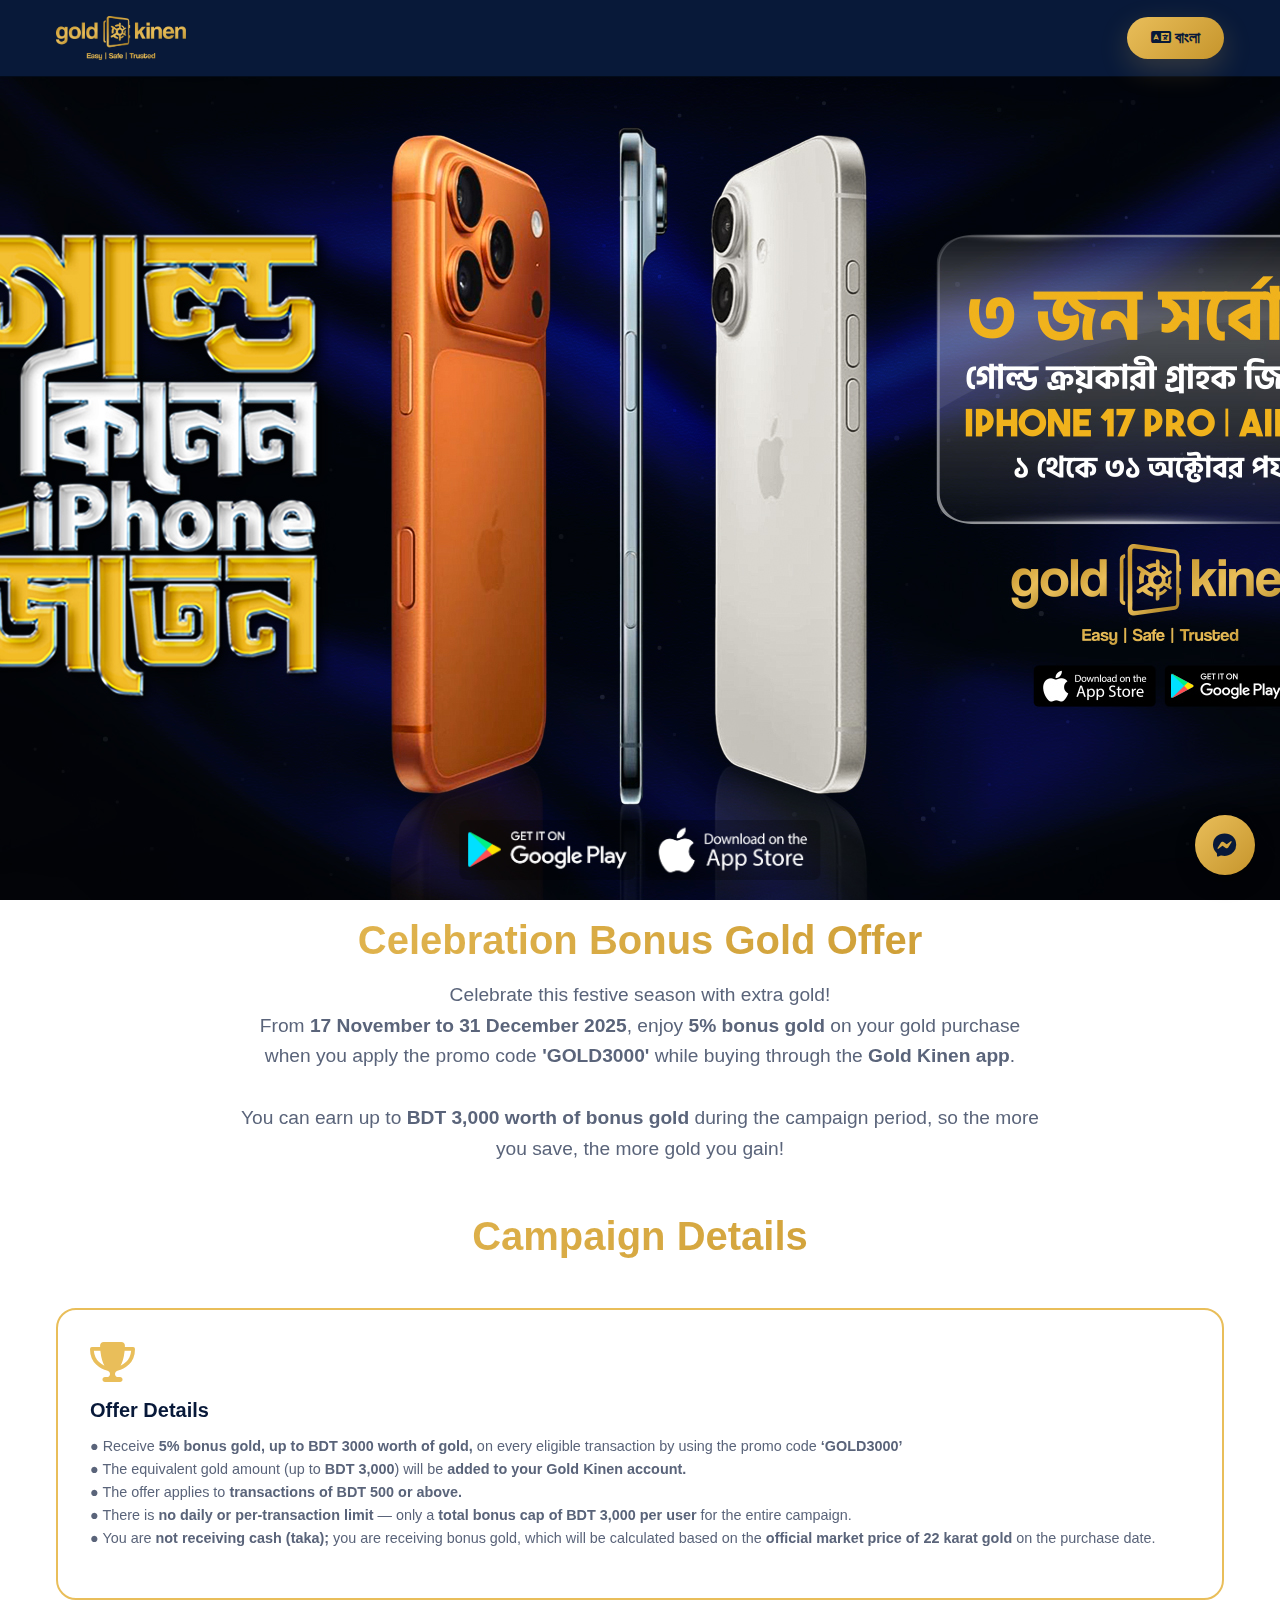
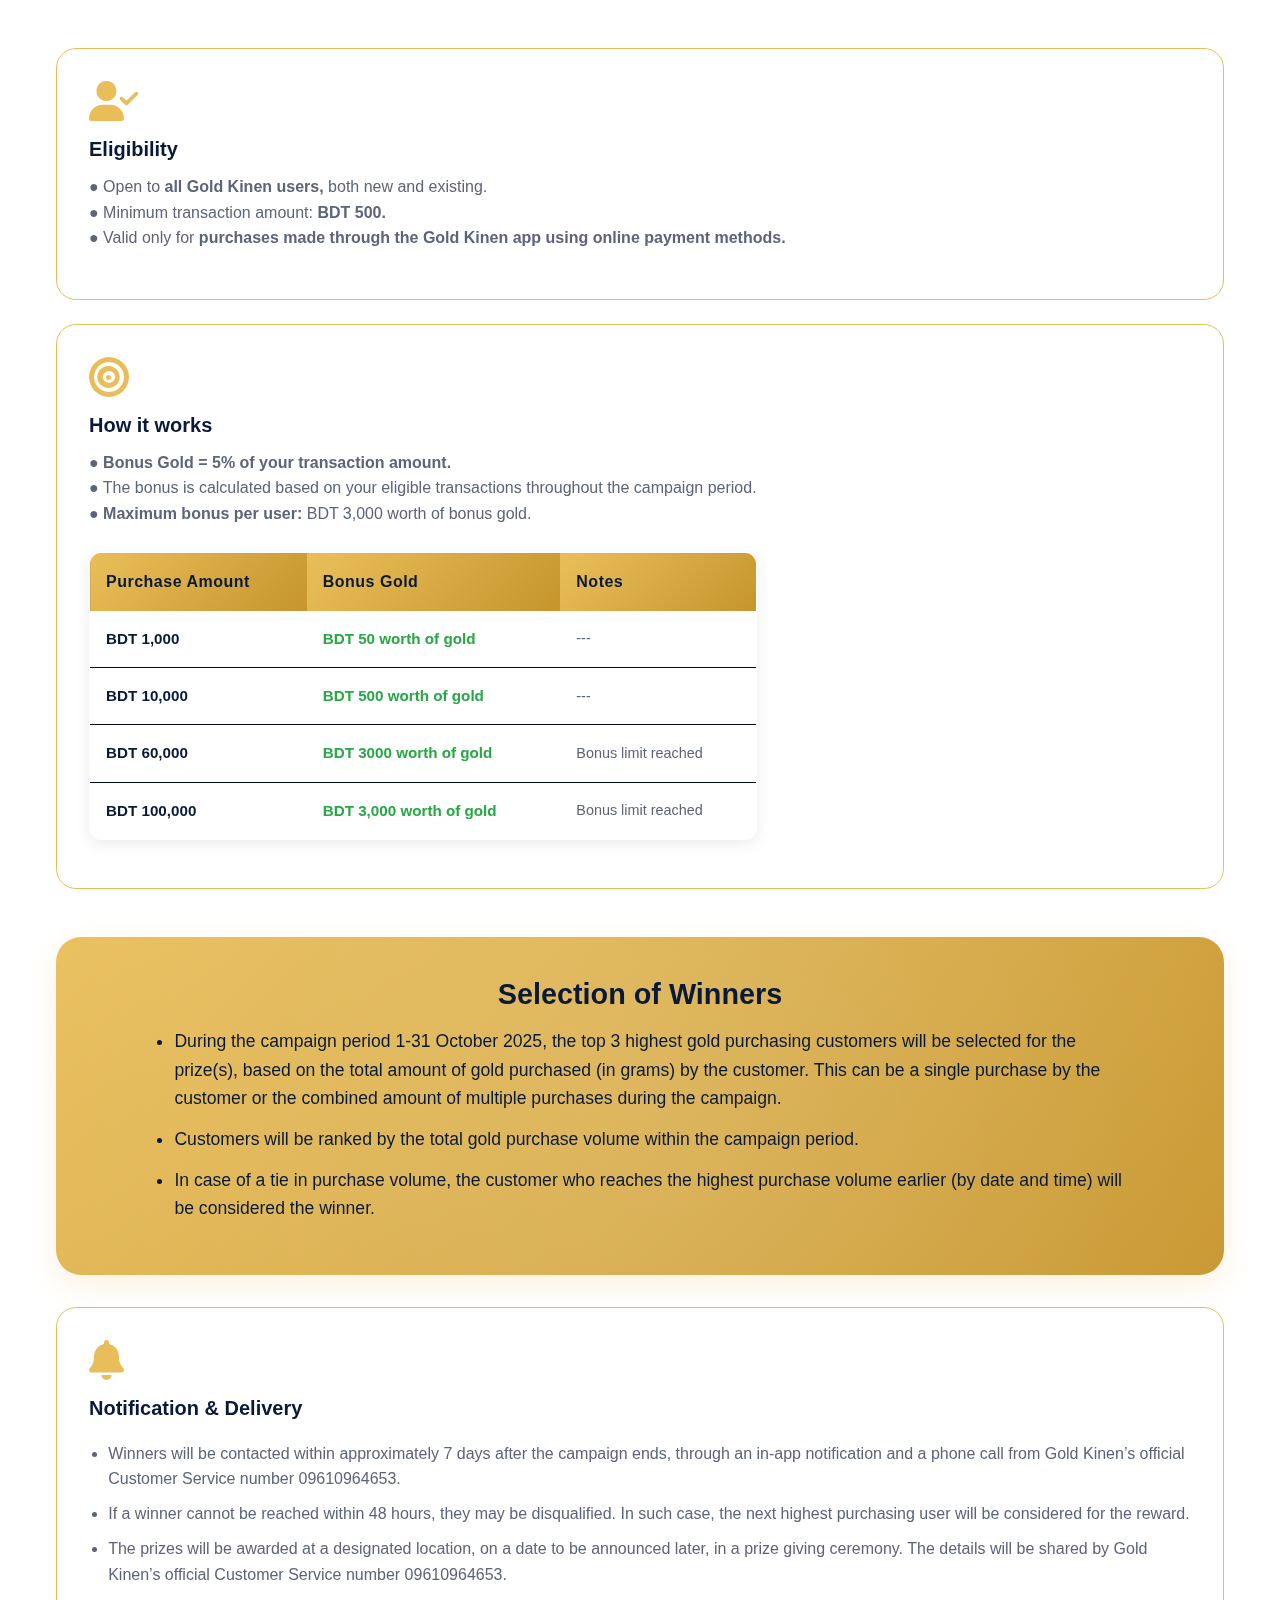
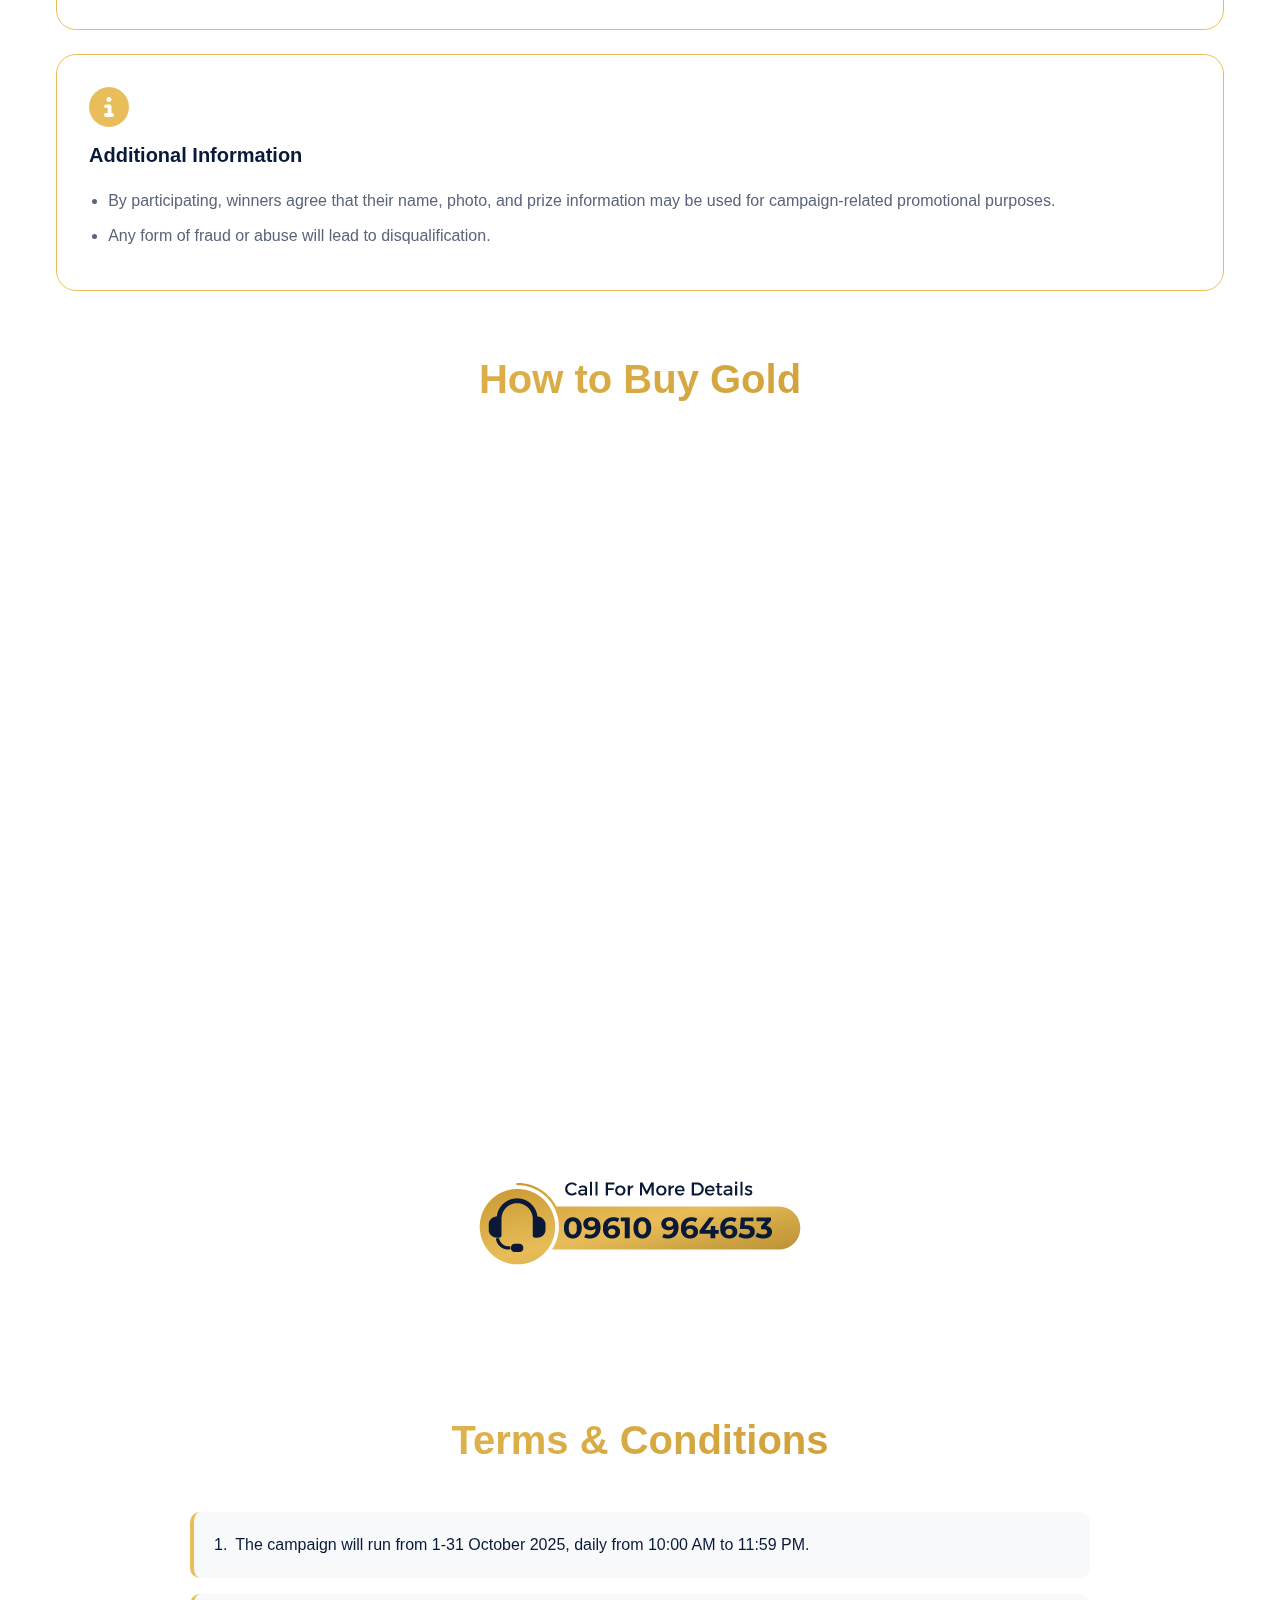
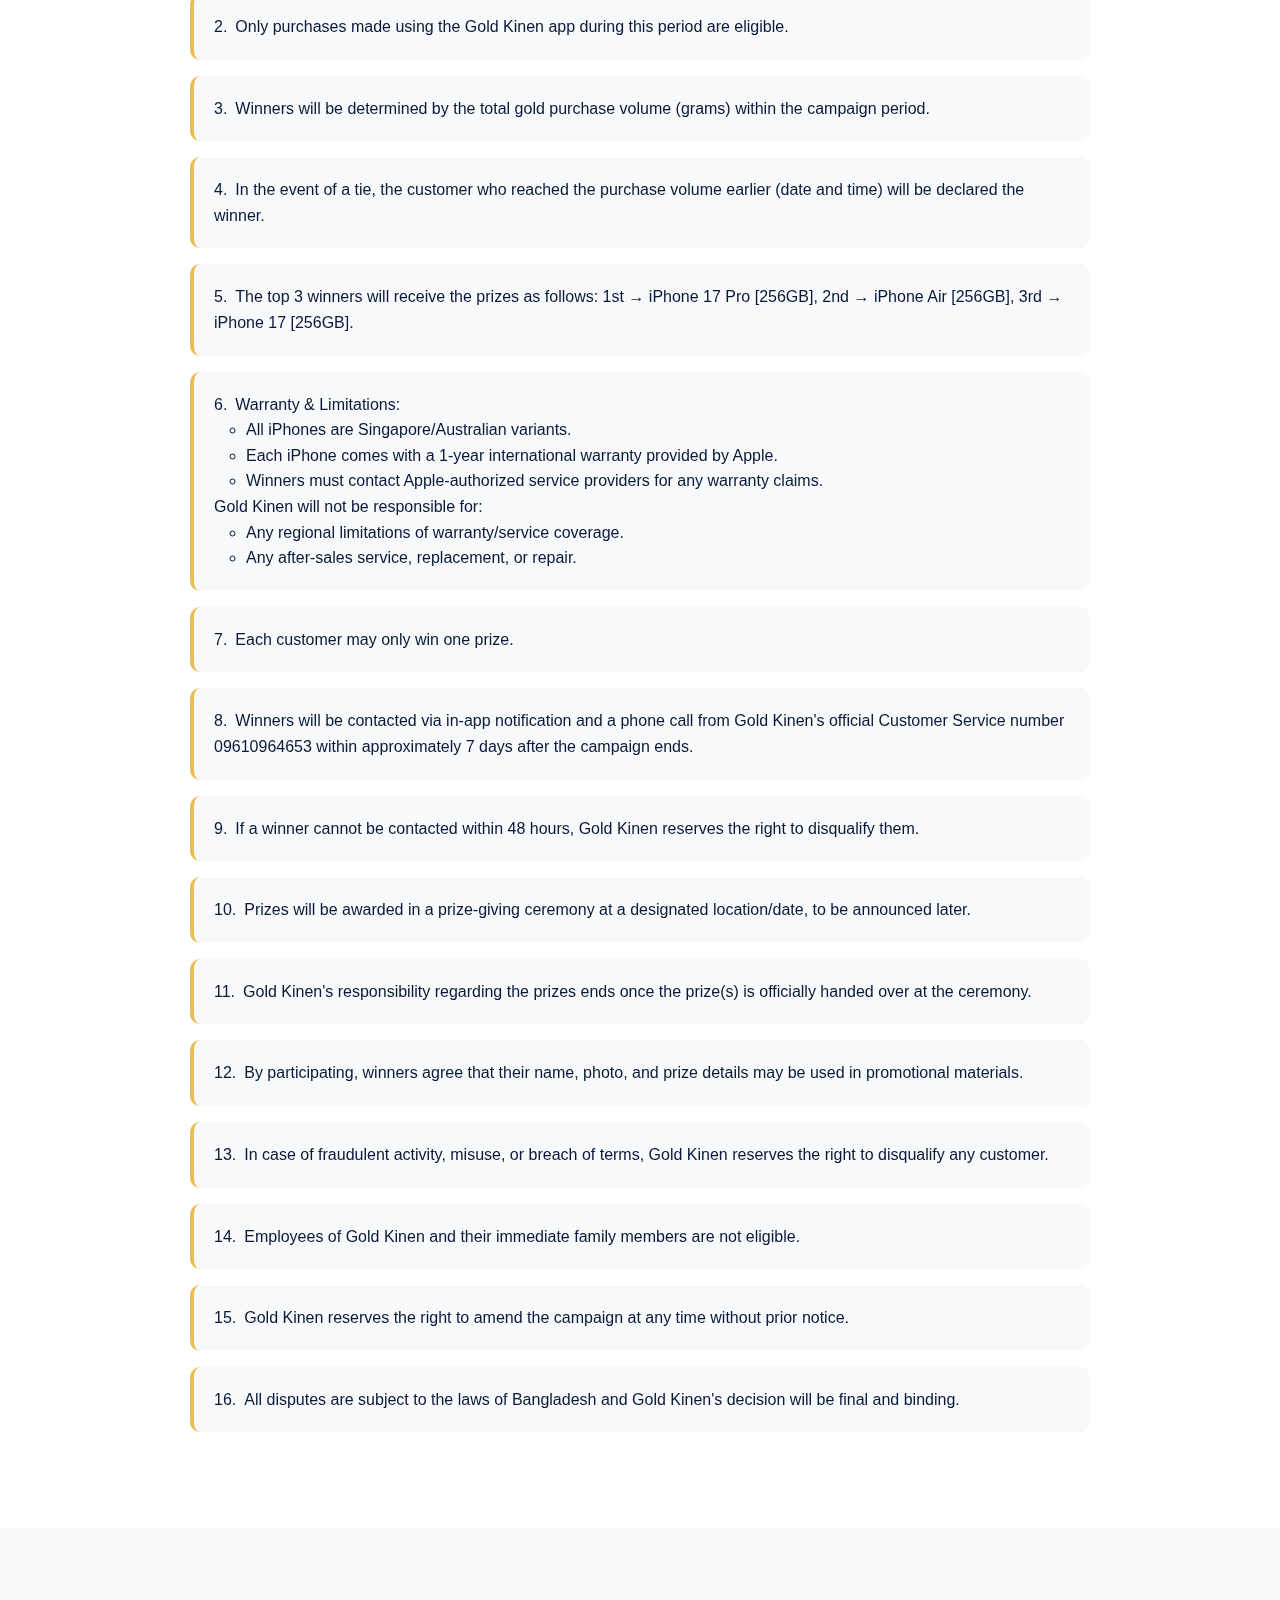
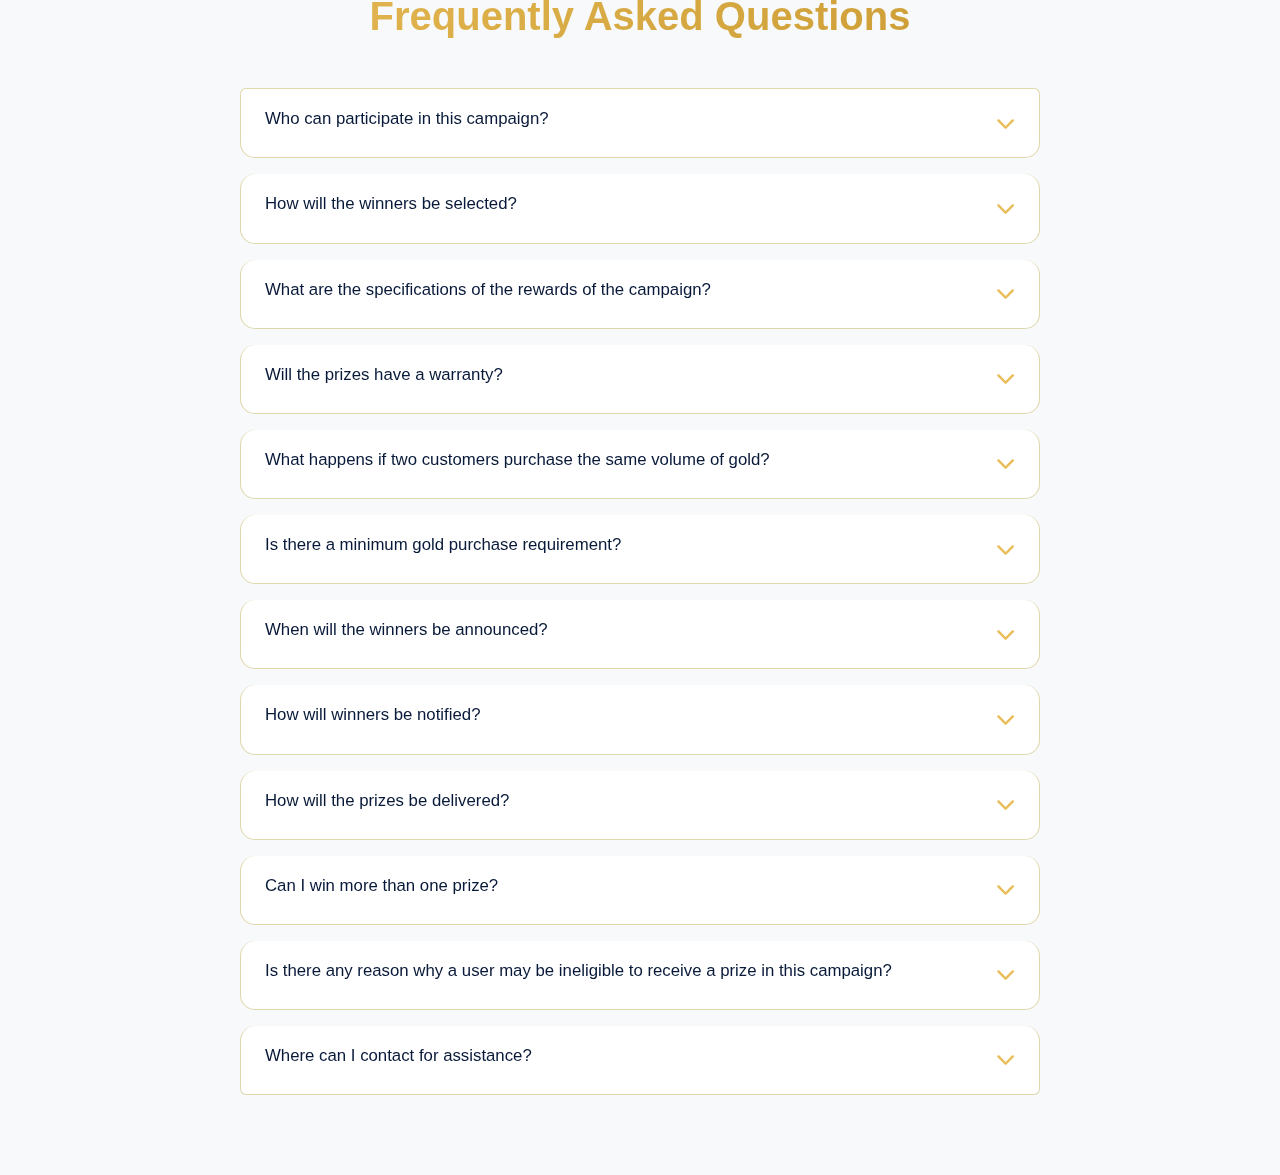
<file: gold3000.html>
<!DOCTYPE html>
<html lang="en">
	<head>
		<meta charset="utf-8" />
		<meta name="viewport" content="width=device-width, initial-scale=1.0" />
		<title>Celebration Bonus Gold Offer Campaign</title>
		<meta
			name="facebook-domain-verification"
			content="9jzjjsr3qwgtvk90zz38k47s8s19e5"
		/>

		<!-- Meta Pixel Code -->
		<script>
			!(function (f, b, e, v, n, t, s) {
				if (f.fbq) return;
				n = f.fbq = function () {
					n.callMethod
						? n.callMethod.apply(n, arguments)
						: n.queue.push(arguments);
				};
				if (!f._fbq) f._fbq = n;
				n.push = n;
				n.loaded = !0;
				n.version = '2.0';
				n.queue = [];
				t = b.createElement(e);
				t.async = !0;
				t.src = v;
				s = b.getElementsByTagName(e)[0];
				s.parentNode.insertBefore(t, s);
			})(
				window,
				document,
				'script',
				'https://connect.facebook.net/en_US/fbevents.js'
			);
			fbq('init', '113679228331887');
			fbq('track', 'PageView');
		</script>

		<!-- External Libraries -->
		<link rel="icon" href="./img/icon.png" />
		<link
			href="https://cdnjs.cloudflare.com/ajax/libs/bootstrap/5.3.0/css/bootstrap.min.css"
			rel="stylesheet"
		/>
		<link
			rel="stylesheet"
			href="https://cdnjs.cloudflare.com/ajax/libs/font-awesome/6.5.1/css/all.min.css"
		/>
		<script src="https://cdnjs.cloudflare.com/ajax/libs/jquery/3.7.1/jquery.min.js"></script>

		<!-- Google Analytics -->
		<script
			async
			src="https://www.googletagmanager.com/gtag/js?id=G-VVTPYF6K02"
		></script>
		<script>
			window.dataLayer = window.dataLayer || [];
			function gtag() {
				dataLayer.push(arguments);
			}
			gtag('js', new Date());
			gtag('config', 'G-VVTPYF6K02');
		</script>

		<!-- Google Tag Manager -->
		<script>
			(function (w, d, s, l, i) {
				w[l] = w[l] || [];
				w[l].push({ 'gtm.start': new Date().getTime(), event: 'gtm.js' });
				var f = d.getElementsByTagName(s)[0],
					j = d.createElement(s),
					dl = l != 'dataLayer' ? '&l=' + l : '';
				j.async = true;
				j.src = 'https://www.googletagmanager.com/gtm.js?id=' + i + dl;
				f.parentNode.insertBefore(j, f);
			})(window, document, 'script', 'dataLayer', 'GTM-NJBRZ3L');
		</script>

		<style>
			:root {
				/* Color Palette */
				--primary-gold: #e9be5a;
				--primary-navy: #081939;
				--accent-gold: #e9be5a;
				--background-light: #ffffff;
				--background-section: #f8f9fa;
				--text-primary: #081939;
				--text-secondary: #5a647a;
				--border-color: #020b1a;

				/* Gradients & Shadows */
				--gradient-gold: linear-gradient(135deg, #e9be5a 0%, #c6952c 100%);
				--shadow-gold: 0 10px 30px rgba(233, 190, 90, 0.2);
				--shadow-light: 0 8px 25px rgba(8, 25, 57, 0.1);
			}

			* {
				margin: 0;
				padding: 0;
				box-sizing: border-box;
			}

			body {
				font-family: 'Segoe UI', Tahoma, Geneva, Verdana, sans-serif;
				background: var(--background-light);
				color: var(--text-primary);
				line-height: 1.6;
				overflow-x: hidden;
			}

			/* Animated Background (Subtle) */
			.animated-bg {
				position: fixed;
				top: 0;
				left: 0;
				width: 100%;
				height: 100%;
				z-index: -1;
				background-color: var(--background-light);
			}

			.animated-bg::before {
				content: '';
				position: absolute;
				top: 0;
				left: 0;
				width: 100%;
				height: 100%;
				background: radial-gradient(
						circle at 20% 50%,
						rgba(8, 25, 57, 0.03) 0%,
						transparent 50%
					),
					radial-gradient(
						circle at 80% 20%,
						rgba(255, 165, 0, 0.04) 0%,
						transparent 50%
					),
					radial-gradient(
						circle at 40% 80%,
						rgba(8, 25, 57, 0.02) 0%,
						transparent 50%
					);
				animation: float 20s ease-in-out infinite;
			}

			@keyframes float {
				0%,
				100% {
					transform: translateY(0px) rotate(0deg);
				}
				33% {
					transform: translateY(-20px) rotate(1deg);
				}
				66% {
					transform: translateY(10px) rotate(-1deg);
				}
			}

			/* Header */
			.header {
				position: fixed;
				top: 0;
				width: 100%;
				background: var(--primary-navy);
				backdrop-filter: blur(10px);
				z-index: 1000;
				padding: 1rem 0;
				border-bottom: 1px solid var(--border-color);
				transition: all 0.3s ease;
			}

			.header.scrolled {
				background: var(--primary-navy);
				box-shadow: var(--shadow-light);
			}

			.nav-container {
				display: flex;
				justify-content: space-between;
				align-items: center;
				max-width: 1200px;
				margin: 0 auto;
				padding: 0 1rem;
			}

			.logo {
				width: 130px;
				height: auto;
			}
			.logo-img {
				width: 100%;
				height: auto;
				object-fit: contain;
			}

			.lang-toggle {
				background: var(--gradient-gold);
				border: none;
				padding: 0.5rem 1.5rem;
				border-radius: 50px;
				color: var(--primary-navy);
				font-weight: 600;
				cursor: pointer;
				transition: all 0.3s ease;
				box-shadow: var(--shadow-gold);
			}

			.lang-toggle:hover {
				transform: translateY(-2px);
				box-shadow: 0 15px 35px rgba(233, 190, 90, 0.3);
			}

			/* Main Banner */
			.main-banner {
				position: relative;
				width: 100%;
				height: 100vh;
				display: flex;
				justify-content: center;
				text-align: center;
				overflow: hidden;
				background-color: var(--dark-navy); /* Fallback color */
			}

			.banner-bg-img {
				position: absolute;
				top: 15px;
				left: 0;
				width: 100%;
				height: 100vh;
				object-fit: cover;
				z-index: 1;
			}

			.banner-content {
				position: relative;
				z-index: 3;
				max-width: 800px;
				padding: 4rem 1rem;
				animation: fadeInUp 1s ease-out;
				color: #020225;
			}

			@keyframes fadeInUp {
				from {
					opacity: 0;
					transform: translateY(50px);
				}
				to {
					opacity: 1;
					transform: translateY(0);
				}
			}

			@keyframes pulse {
				0%,
				100% {
					transform: scale(1);
				}
				50% {
					transform: scale(1.05);
				}
			}

			/* Content Sections */
			.content-section {
				padding: 1rem 0;
				position: relative;
			}

			.container {
				max-width: 1200px;
				margin: 0 auto;
				padding: 0 1rem;
			}

			.section-title {
				font-size: 2.5rem;
				font-weight: 700;
				text-align: center;
				margin-bottom: 3rem;
				background: var(--gradient-gold);
				-webkit-background-clip: text;
				-webkit-text-fill-color: transparent;
				background-clip: text;
			}

			.section-subtitle {
				text-align: center;
				font-size: 1.2rem;
				color: var(--text-secondary);
				max-width: 800px;
				margin: -2rem auto 3rem;
			}

			.info-block {
				background: rgba(227, 229, 233, 0.6);
				padding: 1.5rem;
				border-radius: 10px;
				margin-bottom: 2rem;
				display: flex;
				align-items: center;
			}

			.eligibility-desc {
				font-weight: 600;
			}

			.info-block::before {
				content: '\f0a4';
				font-family: 'Font Awesome 6 Free';
				font-weight: 900;
				color: var(--primary-gold);
				font-size: 1.25rem;
				margin-right: 1rem;
				align-self: flex-start;
			}

			.feature-grid {
				display: flex;
				flex-direction: column;
				gap: 1.5rem;
				margin-bottom: 3rem;
			}

			.feature-card {
				background: var(--background-light);
				border-radius: 20px;
				padding: 2rem;
				border: 1px solid var(--border-color);
				transition: all 0.3s ease;
				position: relative;
				overflow: hidden;
				border-color: var(--primary-gold);
				display: flex;
				flex-direction: column;
				align-items: flex-start;
				text-align: left;
				flex: 1;
				width: 100%;
			}

			.feature-card:hover {
				transform: translateY(-10px);
				box-shadow: var(--shadow-light);
				border-color: var(--primary-gold);
			}

			.prize-card {
				border-width: 2px;
			}

			.feature-icon {
				font-size: 2.5rem;
				color: var(--primary-gold);
				margin-bottom: 1rem;
				display: block;
			}

			.feature-title {
				font-size: 1.25rem;
				font-weight: 600;
				margin-bottom: 0.8rem;
				color: var(--primary-navy);
				text-align: left;
			}

			.feature-description {
				color: var(--text-secondary);
				line-height: 1.6;
			}

			.feature-card .feature-description ul {
				text-align: left;
				padding-left: 1.2rem;
				margin-top: 0.5rem;
				margin-bottom: 0;
			}

			.feature-card .feature-description li {
				margin-bottom: 0.6rem;
			}

			.prize-title {
				font-size: 1.5rem;
				font-weight: 700;
			}

			.prize-description {
				font-size: 1.1rem;
				font-weight: 500;
				margin-bottom: 1rem;
			}

			.prize-sub-description {
				font-size: 0.9rem;
				color: var(--text-secondary);
				text-align: left;
			}

			/* Highlight Box */
			.highlight-box {
				background: var(--gradient-gold);
				color: var(--primary-navy);
				padding: 2.5rem;
				border-radius: 25px;
				text-align: center;
				margin: 2rem 0;
				box-shadow: var(--shadow-gold);
				position: relative;
				overflow: hidden;
			}

			.highlight-box::before {
				content: '';
				position: absolute;
				top: -50%;
				left: -50%;
				width: 200%;
				height: 200%;
				background: radial-gradient(
					circle,
					rgba(255, 255, 255, 0.15) 0%,
					transparent 70%
				);
				animation: rotate 10s linear infinite;
			}

			@keyframes rotate {
				from {
					transform: rotate(0deg);
				}
				to {
					transform: rotate(360deg);
				}
			}

			.highlight-content {
				position: relative;
				z-index: 1;
			}

			.highlight-title {
				font-size: 1.8rem;
				font-weight: 700;
				margin-bottom: 1rem;
			}

			.highlight-text {
				font-size: 1.1rem;
				font-weight: 500;
			}

			.highlight-text ul {
				text-align: left;
				padding-left: 1.5rem; /* Adjust padding for visual centering */
				max-width: 90%; /* Control width */
				margin: 0.5rem auto 0; /* Center the list block */
			}

			.highlight-text li {
				margin-bottom: 0.8rem;
			}

			/* FAQ Accordion */
			.faq-section {
				background: var(--background-section);
				padding: 4rem 0;
				margin-top: 2rem;
			}

			.accordion {
				max-width: 800px;
				margin: 0 auto;
			}

			.accordion-item {
				background: var(--background-light);
				border: 1px solid rgba(209, 198, 136, 0.7);
				border-radius: 15px;
				margin-bottom: 1rem;
				overflow: hidden;
				transition: all 0.3s ease;
			}
			.accordion-item.active {
				border-color: var(--primary-gold);
			}

			.accordion-item:hover {
				border-color: var(--primary-gold);
				box-shadow: 0 5px 20px rgba(0, 0, 0, 0.05);
			}

			.accordion-header {
				padding: 1.25rem 1.5rem;
				cursor: pointer;
				display: flex;
				justify-content: space-between;
				align-items: center;
				transition: background-color 0.3s ease;
			}

			.accordion-header:hover {
				background-color: rgba(255, 215, 0, 0.05);
			}

			.accordion-title {
				font-weight: 400;
				font-size: 1.05rem;
				color: var(--text-primary);
				padding-right: 1rem;
			}

			.accordion-icon {
				color: var(--primary-gold);
				font-size: 1.2rem;
				transition: transform 0.3s ease;
				flex-shrink: 0;
			}
			.accordion-item.active .accordion-icon {
				transform: rotate(180deg);
			}

			.accordion-content {
				max-height: 0;
				overflow: hidden;
				transition: max-height 0.4s ease-out, padding 0.4s ease-out;
				padding: 0 1.5rem;
			}

			.accordion-item.active .accordion-content {
				max-height: 500px; /* Increased max-height for longer FAQ answers */
				padding: 0 1.5rem 1.5rem 1.5rem;
			}

			.accordion-text {
				color: var(--text-secondary);
				line-height: 1.7;
			}

			/* Terms Section */
			.terms-section {
				background: var(--background-light);
				padding: 3rem 0;
				margin-top: 2rem;
			}

			.terms-content {
				max-width: 900px;
				margin: 0 auto;
			}

			.terms-list {
				list-style: none;
				padding: 0;
			}

			.terms-item {
				background: var(--background-section);
				margin-bottom: 1rem;
				padding: 1.25rem;
				border-radius: 10px;
				border-left: 4px solid var(--primary-gold);
				transition: all 0.3s ease;
			}

			.terms-item:hover {
				background: var(--background-light);
				transform: translateX(5px);
				box-shadow: var(--shadow-light);
			}

			.terms-number {
				font-weight: 500;
				margin-right: 0.5rem;
			}

			/* Language Toggle Animation */
			.lang-content {
				opacity: 1;
				transition: opacity 0.3s ease;
			}

			.lang-content.fade-out {
				opacity: 0;
			}

			/* --- Floating Action Button Styles --- */
			.contact-fab {
				position: fixed;
				bottom: 25px;
				right: 25px;
				width: 60px;
				height: 60px;
				background: var(--gradient-gold);
				border-radius: 50%;
				border: none;
				display: flex;
				align-items: center;
				justify-content: center;
				box-shadow: 0 8px 20px rgba(0, 0, 0, 0.3);
				cursor: pointer;
				z-index: 1000;
				transition: all 0.3s ease;
				text-decoration: none; /* Removes underline from the link */
			}

			.contact-fab:hover {
				transform: scale(1.1) translateY(-5px);
				box-shadow: var(--shadow-gold);
			}

			.fab-icon {
				font-size: 24px;
				color: var(--primary-navy);
			}

			.sticky-container {
				position: fixed;
				bottom: 20px;
				left: 50%;
				transform: translateX(-50%);
				display: flex;
				gap: 10px;
				z-index: 100;
			}
			.sticky-button {
				border: none;
				border-radius: 5px;
				cursor: pointer;
			}
			.download-buttons {
				position: absolute;
				bottom: 20%;
				left: 68%;
				transform: translateX(-50%);
				display: flex;
				gap: 1rem;
			}

			.download-button img {
				height: 60px;
			}

			.download-button {
				transition: transform 0.3s ease;
			}

			.download-button:hover {
				transform: translateY(-5px);
			}

			@media (max-width: 768px) {
				body {
					font-size: 16px;
				}

				.download-buttons {
					left: 70%;
					bottom: 10%;
					flex-direction: row;
					align-items: center;
				}

				.download-button img {
					height: 30px;
				}
			}
			/* --- END: Floating Action Button Styles --- */

			/* --- Responsive YouTube Video Embed Styles --- */
			.video-responsive-wrapper {
				position: relative;
				overflow: hidden;
				padding-top: 56.25%; /* 16:9 Aspect Ratio (9 / 16 = 0.5625) */
				border-radius: 15px; /* Optional: adds rounded corners */
				box-shadow: var(--shadow-navy); /* Optional: adds a nice shadow */
			}

			.video-responsive-wrapper iframe {
				position: absolute;
				top: 0;
				left: 0;
				width: 100%;
				height: 100%;
				border: 0;
			}
			/* --- END: Responsive YouTube Video Embed Styles --- */

			/* --- NEW: Desktop-Only CTA Styles --- */
			.cta-desktop-support {
				margin: 3rem auto; /* Adds vertical space and centers the block */
				max-width: 800px; /* Controls the max size of the container */
				text-align: center; /* Ensures the image inside is centered */
				transition: transform 0.3s ease;
				cursor: pointer;
				height: 100px;
			}

			.cta-desktop-support:hover {
				transform: scale(1.03); /* A subtle zoom effect on hover */
			}

			.cta-image {
				width: 500px;
				height: 100px;
				object-fit: cover;
			}
			/* --- END: Desktop-Only CTA Styles --- */

			/* Responsive Design */
			@media (max-width: 992px) {
				.main-banner {
					height: 60vh;
				}
				.banner-bg-img {
					height: 60vh;
					object-fit: cover;
				}
				.section-title {
					font-size: 2.2rem;
				}
				.cta-desktop-support {
					display: none;
				}
			}

			@media (max-width: 768px) {
				.logo-img {
					width: 80px;
				}
				.lang-toggle {
					padding: 0.1rem 0.8rem;
					font-size: 10px;
				}
				.main-banner {
					height: 32vh;
				}
				.banner-bg-img {
					top: 0;
					height: 37vh;
					object-fit: contain;
				}
				.banner-content {
					padding: 1rem 0.5rem;
				}
				.nav-container {
					padding: 0 1rem;
				}
				.container {
					padding: 0 1rem;
				}
				.feature-grid {
					grid-template-columns: 1fr;
					gap: 1rem;
				}
				.section-title {
					font-size: 1.8rem;
					margin-bottom: 2rem;
				}
				.content-section,
				.faq-section,
				.terms-section {
					padding: 2cap 0;
				}
				.highlight-box {
					padding: 2rem;
				}
				.highlight-title {
					font-size: 1.4rem;
				}
				.highlight-text {
					font-size: 1rem;
				}
				.accordion-title {
					font-size: 1rem;
				}
				.contact-fab {
					width: 55px;
					height: 55px;
					bottom: 20px;
					right: 20px;
				}
			}

			@media (max-width: 390px) {
				.main-banner {
					height: 32vh;
				}
				.banner-bg-img {
					top: 0;
					height: 35vh;
					object-fit: contain;
				}
			}

			@media (max-width: 375px) {
				.main-banner {
					height: 35vh;
				}
				.banner-bg-img {
					top: 0;
					height: 42vh;
					object-fit: contain;
				}
			}

			/* Bonus Table Styles */
			.bonus-table {
				width: 100%;
				border-collapse: collapse;
				background: var(--background-light);
				border-radius: 12px;
				overflow: hidden;
				box-shadow: 0 4px 15px rgba(0, 0, 0, 0.08);
				border: 1px solid var(--border-color);
			}

			.bonus-table th {
				background: var(--gradient-gold);
				color: var(--primary-navy);
				padding: 1rem;
				text-align: left;
				font-weight: 700;
				font-size: 1rem;
				letter-spacing: 0.5px;
			}

			.bonus-table td {
				padding: 1rem;
				text-align: left;
				border-bottom: 1px solid var(--border-color);
				color: var(--text-primary);
				font-size: 0.95rem;
			}

			.bonus-table tr:last-child td {
				border-bottom: none;
			}

			.bonus-table tr:hover {
				background: rgba(255, 215, 0, 0.05);
			}

			.bonus-table .amount {
				font-weight: 600;
				color: var(--primary-navy);
			}

			.bonus-table .bonus {
				font-weight: 600;
				color: #28a745;
			}

			.bonus-table .notes {
				font-size: 0.9rem;
				color: var(--text-secondary);
			}

			@media (max-width: 768px) {
				.bonus-table {
					font-size: 0.85rem;
				}
				.bonus-table th,
				.bonus-table td {
					padding: 0.75rem 0.5rem;
				}
			}
		</style>
	</head>

	<body>
		<!-- Google Tag Manager (noscript) -->
		<noscript
			><iframe
				src="https://www.googletagmanager.com/ns.html?id=GTM-NJBRZ3L"
				height="0"
				width="0"
				style="display: none; visibility: hidden"
			></iframe
		></noscript>

		<div class="animated-bg"></div>

		<!-- Header -->
		<header class="header" id="header">
			<div class="nav-container">
				<div class="logo">
					<img src="./img/gklogo.png" class="logo-img" alt="Logo" />
				</div>
				<button class="lang-toggle" onclick="toggleLanguage()">
					<i class="fas fa-language"></i>
					<span id="langText">বাংলা</span>
				</button>
			</div>
		</header>

		<!-- Main Banner -->
		<section class="main-banner">
			<img
				src="./img/iPhone-Campaign-Website-Banner.jpg"
				alt="Campaign Banner"
				class="banner-bg-img"
			/>
		</section>

		<!-- Campaign Details -->
		<section class="content-section">
			<div class="container">
				<h2 class="section-title lang-content" id="offerTitle"></h2>
				<p class="section-subtitle lang-content" id="offerSubtitle"></p>

				<!-- Prize Section -->
				<h2 class="section-title lang-content" id="detailsTitle"></h2>
				<div class="feature-grid">
					<!-- 1st Prize -->
					<div class="feature-card prize-card">
						<i class="fas fa-trophy feature-icon"></i>
						<h3 class="feature-title lang-content" id="offerDetails"></h3>

						<p
							class="prize-sub-description lang-content"
							id="offerDetailsDesc"
						></p>
					</div>
				</div>

				<!-- How it Works & Eligibility -->
				<div class="feature-grid">
					<div class="feature-card">
						<i class="fas fa-user-check feature-icon"></i>
						<h3 class="feature-title lang-content" id="eligibilityTitle">
							Eligibility
						</h3>
						<p
							class="feature-description lang-content"
							id="eligibilityDesc"
						></p>
					</div>
					<div class="feature-card">
						<i class="fas fa-bullseye feature-icon"></i>
						<h3 class="feature-title lang-content" id="howToTitle">
							How it works
						</h3>
						<p
							class="feature-description lang-content"
							id="howToDesc"
						></p>
					</div>
				</div>

				<!-- Winner Selection -->
				<div class="highlight-box">
					<div class="highlight-content">
						<h3
							class="highlight-title lang-content"
							id="winnerSelectionTitle"
						>
							Winner Selection
						</h3>
						<div
							class="highlight-text lang-content"
							id="winnerSelectionDesc"
						></div>
					</div>
				</div>

				<!-- Notification & Additional Info -->
				<div class="feature-grid">
					<div class="feature-card">
						<i class="fas fa-bell feature-icon"></i>
						<h3 class="feature-title lang-content" id="notificationTitle">
							Notification & Delivery
						</h3>
						<div
							class="feature-description lang-content"
							id="notificationDesc"
						></div>
					</div>
					<div class="feature-card">
						<i class="fas fa-info-circle feature-icon"></i>
						<h3
							class="feature-title lang-content"
							id="additionalInfoTitle"
						>
							Additional Information
						</h3>
						<div
							class="feature-description lang-content"
							id="additionalInfoDesc"
						></div>
					</div>
				</div>
			</div>

			<!-- YOUTUBE VIDEO SECTION -->
			<section class="content-section">
				<div class="container">
					<h2 class="section-title lang-content" id="howItWorksTitle">
						How to Buy Gold
					</h2>
					<div class="video-responsive-wrapper">
						<iframe
							id="youtubeVideo"
							width="560"
							height="315"
							src="https://www.youtube.com/watch?v=Xwe8HR2P-GU&list=PLJSqcChSTA58bXP8qqd8l1fbKm4YYfGpw&index=7"
							title="YouTube video player"
							frameborder="0"
							allow="accelerometer; autoplay; clipboard-write; encrypted-media; gyroscope; picture-in-picture; web-share"
							referrerpolicy="strict-origin-when-cross-origin"
							allowfullscreen
						></iframe>
					</div>
				</div>
			</section>

			<div class="container">
				<div class="cta-desktop-support">
					<img
						id="ctaImage"
						src="./img/CTA-EN.png"
						alt="Call our support team for help"
						class="cta-image"
					/>
				</div>
			</div>
		</section>

		<!-- Terms & Conditions -->
		<section class="terms-section">
			<div class="container">
				<div class="terms-content">
					<h2 class="section-title lang-content" id="termsTitle"></h2>
					<ol class="terms-list" id="termsList">
						<!-- Terms will be generated by JavaScript -->
					</ol>
				</div>
			</div>
		</section>

		<!-- FAQ Section -->
		<section class="faq-section">
			<div class="container">
				<h2 class="section-title lang-content" id="faqTitle">
					Frequently Asked Questions
				</h2>

				<div class="accordion" id="faqAccordion">
					<!-- FAQ items will be generated by JavaScript -->
				</div>
			</div>
		</section>

		<!-- Floating Action Button HTML -->
		<a id="contact-fab" class="contact-fab" href="#">
			<i id="fab-icon" class="fab-icon"></i>
		</a>

		<div class="sticky-container">
			<a
				href="https://goldkinen.onelink.me/tNdw/w0lpxla1"
				class="sticky-button download-button"
			>
				<img src="./img/BKB-play-store 1.png" alt="Google Play" />
			</a>
			<a
				href="https://goldkinen.onelink.me/tNdw/w0lpxla1"
				class="sticky-button download-button"
			>
				<img src="./img/BKB-app-store 1.png" alt="App Store" />
			</a>
		</div>

		<script>
			// Language data
			const translations = {
				en: {
					langText: 'বাংলা',
					offerTitle: 'Celebration Bonus Gold Offer',
					offerSubtitle: `Celebrate this festive season with extra gold!<br>
                    From <strong>17 November to 31 December 2025</strong>, enjoy <strong>5% bonus gold</strong> on your gold purchase when you apply the promo code <strong>'GOLD3000'</strong> while buying through the <strong>Gold Kinen app</strong>.<br><br> You can earn up to <strong>BDT 3,000 worth of bonus gold</strong> during the campaign period, so the more you save, the more gold you gain!`,
					detailsTitle: 'Campaign Details',
					offerDetails: 'Offer Details',
					offerDetailsDesc:
						'● Receive <strong>5% bonus gold, up to BDT 3000 worth of gold,</strong> on every eligible transaction by using the promo code <strong>‘GOLD3000’</strong><br/> ● The equivalent gold amount (up to <strong>BDT 3,000</strong>) will be <strong>added to your Gold Kinen account.</strong><br/> ● The offer applies to <strong>transactions of BDT 500 or above.</strong><br/> ● There is <strong>no daily or per-transaction limit</strong> — only a <strong>total bonus cap of BDT 3,000 per user</strong> for the entire campaign.<br/> ● You are <strong>not receiving cash (taka);</strong> you are receiving bonus gold, which will be calculated based on the <strong>official market price of 22 karat gold</strong> on the purchase date.',

					howToTitle: 'How it works',
					howToDesc:
						'● <strong>Bonus Gold = 5% of your transaction amount.</strong><br/> ● The bonus is calculated based on your eligible transactions throughout the campaign period.<br/> ● <strong>Maximum bonus per user:</strong> BDT 3,000 worth of bonus gold.<br/><br/><table class="bonus-table"><thead><tr><th>Purchase Amount</th><th>Bonus Gold</th><th>Notes</th></tr></thead><tbody><tr><td class="amount">BDT 1,000</td><td class="bonus">BDT 50 worth of gold</td><td class="notes">---</td></tr><tr><td class="amount">BDT 10,000</td><td class="bonus">BDT 500 worth of gold</td><td class="notes">---</td></tr><tr><td class="amount">BDT 60,000</td><td class="bonus">BDT 3000 worth of gold</td><td class="notes">Bonus limit reached</td></tr><tr><td class="amount">BDT 100,000</td><td class="bonus">BDT 3,000 worth of gold</td><td class="notes">Bonus limit reached</td></tr></tbody></table>',
					eligibilityTitle: 'Eligibility',
					eligibilityDesc:
						'● Open to <strong>all Gold Kinen users,</strong> both new and existing.<br /> ● Minimum transaction amount: <strong>BDT 500.</strong><br/> ● Valid only for <strong>purchases made through the Gold Kinen app using online payment methods.</strong>',
					winnerSelectionTitle: 'Selection of Winners',
					winnerSelectionDesc: `<ul>
                                        <li>During the campaign period 1-31 October 2025, the top 3 highest gold purchasing customers will be selected for the prize(s), based on the total amount of gold purchased (in grams) by the customer. This can be a single purchase by the customer or the combined amount of multiple purchases during the campaign.</li>
                                        <li>Customers will be ranked by the total gold purchase volume within the campaign period.</li>
                                        <li>In case of a tie in purchase volume, the customer who reaches the highest purchase volume earlier (by date and time) will be considered the winner.</li>
                                      </ul>`,
					notificationTitle: 'Notification & Delivery',
					notificationDesc: `<ul>
                                        <li>Winners will be contacted within approximately 7 days after the campaign ends, through an in-app notification and a phone call from Gold Kinen’s official Customer Service number 09610964653.</li>
                                        <li>If a winner cannot be reached within 48 hours, they may be disqualified. In such case, the next highest purchasing user will be considered for the reward.</li>
                                        <li>The prizes will be awarded at a designated location, on a date to be announced later, in a prize giving ceremony. The details will be shared by Gold Kinen’s official Customer Service number 09610964653.</li>
                                   </ul>`,
					additionalInfoTitle: 'Additional Information',
					additionalInfoDesc: `<ul>
                                        <li>By participating, winners agree that their name, photo, and prize information may be used for campaign-related promotional purposes.</li>
                                        <li>Any form of fraud or abuse will lead to disqualification.</li>
                                     </ul>`,
					howItWorksTitle: 'How to Buy Gold',
					termsTitle: 'Terms & Conditions',
					faqTitle: 'Frequently Asked Questions',
					ctaImagePath: './img/CTA-EN.png',
					youtubeVideoUrl:
						'https://www.youtube.com/embed/gEgnyfRfGEU?si=DBETzEOu_CY63o4l',
					faqs: [
						{
							question: 'Who can participate in this campaign?',
							answer:
								'Any registered Gold Kinen app user who purchases gold through the app between 1-31 October 2025.',
						},
						{
							question: 'How will the winners be selected?',
							answer:
								'The winners will be selected based on the total cumulative amount of gold purchased (in grams) during the entire campaign period, 1-31 October 2025.',
						},
						{
							question:
								'What are the specifications of the rewards of the campaign?',
							answer:
								'iPhone 17 Pro, 256 GB, Singapore/Australian variant (Dual SIM: e-SIM + physical SIM).<br>iPhone Air, 256 GB, Singapore/Australian variant (e-SIM).<br>iPhone 17, 256 GB, Singapore/Australian variant (Dual SIM: e-SIM + physical SIM).',
						},
						{
							question: 'Will the prizes have a warranty?',
							answer:
								'Yes. Each iPhone will include a 1-year international warranty provided by Apple. Please note:<br>- Gold Kinen will not provide after-sales service, repair, or replacement.<br>- Winners must directly contact Apple-authorized service providers for warranty claims.<br>- Gold Kinen’s responsibility regarding the prizes ends once the prize(s) is officially handed over at the ceremony.',
						},
						{
							question:
								'What happens if two customers purchase the same volume of gold?',
							answer:
								'In case of a tie, the customer who reached that purchase volume earlier (by date and time) will be considered the winner.',
						},
						{
							question: 'Is there a minimum gold purchase requirement?',
							answer:
								'Yes. The minimum purchase amount is BDT 500 taka. However, buying a high amount of gold will increase users’ chance of winning.',
						},
						{
							question: 'When will the winners be announced?',
							answer:
								'Approximately within 7 days after the end of the campaign.',
						},
						{
							question: 'How will winners be notified?',
							answer:
								'Winners will be notified through an in-app notification and a phone call from Gold Kinen’s official Customer Service number 09610964653.',
						},
						{
							question: 'How will the prizes be delivered?',
							answer:
								'Prizes will be handed over in a prize-giving ceremony at a designated location and date (to be announced later).',
						},
						{
							question: 'Can I win more than one prize?',
							answer:
								'No. Each customer is eligible to win only one prize.',
						},
						{
							question:
								'Is there any reason why a user may be ineligible to receive a prize in this campaign?',
							answer:
								'Any customer involved in any kind of fraudulent activity in the app or abusing the app’s platform in any way may be considered ineligible for any reward in the campaign.',
						},
						{
							question: 'Where can I contact for assistance?',
							answer:
								"For any kind of assistance, customers can call Gold Kinen's Customer Service number 09610964653 between 10:00 AM to 10:00 PM everyday.",
						},
					],
					terms: [
						'The campaign will run from 1-31 October 2025, daily from 10:00 AM to 11:59 PM.',
						'Only purchases made using the Gold Kinen app during this period are eligible.',
						'Winners will be determined by the total gold purchase volume (grams) within the campaign period.',
						'In the event of a tie, the customer who reached the purchase volume earlier (date and time) will be declared the winner.',
						'The top 3 winners will receive the prizes as follows: 1st → iPhone 17 Pro [256GB], 2nd → iPhone Air [256GB], 3rd → iPhone 17 [256GB].',
						'Warranty & Limitations:<ul><li>All iPhones are Singapore/Australian variants.</li><li>Each iPhone comes with a 1-year international warranty provided by Apple.</li><li>Winners must contact Apple-authorized service providers for any warranty claims.</li></ul>Gold Kinen will not be responsible for:<ul><li>Any regional limitations of warranty/service coverage.</li><li>Any after-sales service, replacement, or repair.</li></ul>',
						'Each customer may only win one prize.',
						"Winners will be contacted via in-app notification and a phone call from Gold Kinen's official Customer Service number 09610964653 within approximately 7 days after the campaign ends.",
						'If a winner cannot be contacted within 48 hours, Gold Kinen reserves the right to disqualify them.',
						'Prizes will be awarded in a prize-giving ceremony at a designated location/date, to be announced later.',
						"Gold Kinen's responsibility regarding the prizes ends once the prize(s) is officially handed over at the ceremony.",
						'By participating, winners agree that their name, photo, and prize details may be used in promotional materials.',
						'In case of fraudulent activity, misuse, or breach of terms, Gold Kinen reserves the right to disqualify any customer.',
						'Employees of Gold Kinen and their immediate family members are not eligible.',
						'Gold Kinen reserves the right to amend the campaign at any time without prior notice.',
						"All disputes are subject to the laws of Bangladesh and Gold Kinen's decision will be final and binding.",
					],
				},
				bn: {
					langText: 'English',
					offerTitle: 'সেলিব্রেশন বোনাস গোল্ড অফার',
					offerSubtitle:
						'এই উৎসবের মৌসুমে আপনার গোল্ড সেভিংস হোক আরও সমৃদ্ধ!<br/> <strong>১৭ নভেম্বর থেকে ৩১ ডিসেম্বর ২০২৫</strong> পর্যন্ত <strong>গোল্ড কিনেন অ্যাপ</strong> থেকে গোল্ড কিনে <strong>‘GOLD3000’</strong> প্রোমো কোড ব্যবহার করলে পাবেন <strong>৫% বোনাস গোল্ড।</strong><br/><br/> পুরো ক্যাম্পেইন চলাকালীন একজন গ্রাহক সর্বোচ্চ <strong>৩,০০০ টাকা সমমূল্যের বোনাস গোল্ড</strong> পেতে পারবেন, সুতরাং যত বেশি ক্রয়, তত বেশি বোনাস গোল্ড!',
					detailsTitle: 'অফার বিস্তারিত',
					offerDetails: '১ম স্থান',

					offerDetailsDesc:
						'(সর্বোচ্চ পরিমাণ গোল্ড ক্রয়কারী গ্রাহক)<br>Singapore/Australian variant (Dual SIM: e-SIM + Nano SIM).',

					howToTitle: 'কীভাবে অংশ নেবেন',
					howToDesc:
						'● <strong>বোনাস গোল্ড = আপনার লেনদেনের পরিমাণের ৫%।</strong><br/> ● বোনাস ক্যাম্পেইন পিরিয়ডে আপনার যোগ্য লেনদেনের উপর ভিত্তি করে গণনা করা হয়।<br/> ● <strong>প্রতি ব্যবহারকারীর জন্য সর্বোচ্চ বোনাস:</strong> BDT ৩,০০০ মূল্যের বোনাস গোল্ড।<br/><br/><table class="bonus-table"><thead><tr><th>ক্রয়ের পরিমাণ</th><th>বোনাস গোল্ড</th><th>নোট</th></tr></thead><tbody><tr><td class="amount">BDT ৫০০</td><td class="bonus">BDT ২৫ মূল্যের গোল্ড</td><td class="notes">ন্যূনতম লেনদেনের পরিমাণ</td></tr><tr><td class="amount">BDT ১,০০০</td><td class="bonus">BDT ৫০ মূল্যের গোল্ড</td><td class="notes">স্ট্যান্ডার্ড বোনাস</td></tr><tr><td class="amount">BDT ৫,০০০</td><td class="bonus">BDT ২৫০ মূল্যের গোল্ড</td><td class="notes">৫% বোনাস প্রযোজ্য</td></tr><tr><td class="amount">BDT ১০,০০০</td><td class="bonus">BDT ৫০০ মূল্যের গোল্ড</td><td class="notes">ক্রয়ের সাথে বোনাস বৃদ্ধি</td></tr><tr><td class="amount">BDT ৬০,০০০</td><td class="bonus">BDT ৩,০০০০ মূল্যের গোল্ড</td><td class="notes">সর্বোচ্চ বোনাস সীমা পৌঁছেছে</td></tr></tbody></table>',
					eligibilityTitle: 'যোগ্যতা',
					eligibilityDesc:
						'গোল্ড কিনেন অ্যাপের মাধ্যমে সম্পন্নকৃত সকল সফল গোল্ড ক্রয়কে যোগ্য বিবেচনা করা হবে। অর্থাৎ অ্যাপের ‘গোল্ড ক্রয়’ অপশন এবং ‘অটো গোল্ড সেভ’ প্ল্যানে অন্তর্ভুক্ত সকল ক্রয়কে যোগ্য বিবেচনা করা হবে। ক্যাম্পেইন সময়সীমার মধ্যে (১-৩১ অক্টোবর ২০২৫ পর্যন্ত) সর্বোচ্চ গোল্ড ক্রয়ের পরিমাণ (গ্রাম) অনুযায়ী বিজয়ী নির্ধারণ করা হবে।',
					winnerSelectionTitle: 'বিজয়ী নির্বাচন',
					winnerSelectionDesc: `<ul>
                                        <li>ক্যাম্পেইন সময়সীমার মধ্যে একজন গ্রাহকের মোট গোল্ড ক্রয়ের পরিমাণ (গ্রাম) অনুযায়ী তালিকা করে, ৩ জন সর্বোচ্চ পরিমাণ গোল্ড ক্রয়কারী গ্রাহক পুরস্কারের জন্য নির্বাচিত হবেন। যা ক্যাম্পেইন চলাকালীন সময়ে একজন গ্রাহকের একক ক্রয় অথবা একাধিক ক্রয়ের সম্মিলিত পরিমাণ হতে পারে।</li>
                                        <li>ক্যাম্পেইন সময়সীমার মধ্যে গ্রাহকের মোট গোল্ড ক্রয়ের পরিমাণ অনুযায়ী শীর্ষ ৩ জন গোল্ড  ক্রয়কারী গ্রাহক নির্ধারণ করা হবে।</li>
                                        <li>যদি কোন দুইজন সর্বোচ্চ ক্রয়কারী গ্রাহক সমান পরিমাণ গোল্ড ক্রয় করেন, তবে যে গ্রাহক আগে সেই ক্রয় পরিমাণে পৌঁছাবেন (তারিখ ও সময় অনুযায়ী), তাকে বিজয়ী হিসেবে গণ্য করা হবে।</li>
                                      </ul>`,
					notificationTitle: 'নোটিফিকেশান ও ডেলিভারি',
					notificationDesc: `<ul>
                                        <li>ক্যাম্পেইন শেষ হওয়ার আনুমানিক ৭ দিনের মধ্যে, বিজয়ীদের ইন-অ্যাপ নোটিফিকেশন এবং গোল্ড কিনেনের অফিসিয়াল কাস্টমার সার্ভিস নাম্বার 09610964653 থেকে তাদের গোল্ড কিনেন অ্যাপে রেজিস্টারকৃত ফোন নাম্বারে কলের মাধ্যমে জানানো হবে।</li>
                                        <li>যদি কোনো বিজয়ীর সাথে ৪৮ ঘণ্টার মধ্যে যোগাযোগ করা না যায়, তবে তিনি পুরস্কার থেকে অযোগ্য বিবেচিত হতে পারেন।</li>
                                        <li>বিজয়ী গ্রাহকদের নির্ধারিত তারিখ এবং স্থানে (যা পরে ঘোষণা করা হবে) একটি রিওয়ার্ড হ্যান্ডওভার অনুষ্ঠানের মাধ্যমে পুরস্কার প্রদান করা হবে।</li>
                                   </ul>`,
					additionalInfoTitle: 'অতিরিক্ত তথ্য',
					additionalInfoDesc: `<ul>
                                        <li>উক্ত ক্যাম্পেইনে অংশগ্রহণের মাধ্যমে বিজয়ীরা সম্মতি দিচ্ছেন যে তাদের নাম, ছবি ও পুরস্কারের তথ্য প্রচারণামূলক কাজে ব্যবহার করা যেতে পারে।</li>
                                        <li>কোনো প্রকার প্রতারণা বা অপব্যবহার-প্রবন গ্রাহককে ক্যাম্পেইনে অংশগ্রহণ করা থেকে অযোগ্য বিবেচিত করা হবে।</li>
                                     </ul>`,
					howItWorksTitle: 'কিভাবে গোল্ড ক্রয় করবেন',
					termsTitle: 'শর্তাবলী',
					faqTitle: 'সাধারণ জিজ্ঞাসা',
					ctaImagePath: './img/CTA-BN.png',
					youtubeVideoUrl:
						'https://www.youtube.com/embed/6iZGg_24HEE?si=OpmHPmwPm4rhnMOa',
					faqs: [
						{
							question: 'কে এই ক্যাম্পেইনে অংশ নিতে পারবেন?',
							answer:
								'যেকোনো গোল্ড কিনেন গ্রাহক, যিনি ১-৩১ অক্টোবর ২০২৫ তারিখের মধ্যে গোল্ড কিনেন অ্যাপের মাধ্যমে গোল্ড কিনবেন।',
						},
						{
							question: 'বিজয়ী কিভাবে নির্ধারণ করা হবে?',
							answer:
								'ক্যাম্পেইন সময়সীমার (১-৩১ অক্টোবর ২০২৫) মধ্যে ৩ জন শীর্ষ গ্রাহকের মোট গোল্ড ক্রয়ের পরিমাণের (গ্রাম অনুযায়ী) উপর ভিত্তি করে বিজয়ী নির্ধারণ করা হবে।',
						},
						{
							question:
								'ক্যাম্পেইনের ঘোষিত পুরস্কার-এর (iPhone-এর) স্পেসিফিকেশন কী কী?',
							answer:
								'iPhone 17 Pro, 256 GB, সিঙ্গাপুর/অস্ট্রেলিয়ান ভ্যারিয়েন্ট (ডুয়াল সিম: e-SIM + Nano সিম)।<br>iPhone Air, 256 GB, সিঙ্গাপুর/অস্ট্রেলিয়ান ভ্যারিয়েন্ট (e-SIM)।<br>iPhone 17, 256 GB, সিঙ্গাপুর/অস্ট্রেলিয়ান ভ্যারিয়েন্ট (ডুয়াল সিম: e-SIM + Nano সিম)।',
						},
						{
							question:
								'পুরস্কার হিসেবে দেওয়া iPhone-এ কি ওয়ারেন্টি থাকবে?',
							answer:
								'হ্যাঁ। প্রতিটি iPhone-এর সাথে ১ বছরের আন্তর্জাতিক ওয়ারেন্টি থাকবে (Apple কর্তৃক প্রদত্ত)। অনুগ্রহ করে লক্ষ্য করুনঃ<br>- Gold Kinen কোনো আফটার-সেলস সার্ভিস, রিপ্লেসমেন্ট বা রিপেয়ার সেবা প্রদান করবে না।<br>- ওয়ারেন্টি দাবি করার জন্য বিজয়ীদেরকে সরাসরি Apple অনুমোদিত সার্ভিস সেন্টার-এ যোগাযোগ করতে হবে।<br>- পুরস্কার হ্যান্ডওভার অনুষ্ঠানের পরবর্তী পুরস্কার সংক্রান্ত সকল বিষয়ে গোল্ড কিনেন-এর আর কোনো দায়বদ্ধতা থাকবে না।',
						},
						{
							question:
								'যদি দুইজন সমান পরিমাণ গোল্ড ক্রয় করেন তাহলে কী হবে?',
							answer:
								'যদি কোনো দুজন শীর্ষ গ্রাহক একই পরিমাণ গোল্ড ক্রয় করে থাকেন, তাহলে যে গ্রাহক আগে ক্রয়ের পরিমাণ (তারিখ এবং সময় অনুসারে) পূর্ণ করেছেন তাকেই বিজয়ী হিসেবে বিবেচনা করা হবে।',
						},
						{
							question: 'ন্যূনতম কত পরিমাণ গোল্ড কিনতে হবে?',
							answer:
								'হ্যাঁ। সর্বনিম্ন গোল্ড ক্রয়ের পরিমাণ ৫০০ টাকা। তবে, বেশি পরিমাণে গোল্ড কিনলে গ্রাহকের জেতার সম্ভাবনা বেড়ে যাবে।',
						},
						{
							question: 'বিজয়ীদের ঘোষণা কবে হবে?',
							answer: 'ক্যাম্পেইন শেষ হওয়ার আনুমানিক ৭ দিনের মধ্যে।',
						},
						{
							question: 'বিজয়ীদের কীভাবে জানানো হবে?',
							answer:
								'বিজয়ীদের গোল্ড কিনেন অ্যাপে ইন-অ্যাপ নোটিফিকেশন-এর মাধ্যমে এবং তাদের রেজিস্টারকৃত নম্বরে গোল্ড কিনেন-এর অফিসিয়াল কাস্টমার সার্ভিস নম্বর 09610964653 থেকে ফোন কলের মাধ্যমে জানানো হবে।',
						},
						{
							question: 'পুরস্কার কীভাবে প্রদান করা হবে?',
							answer:
								'বিজয়ীরা তাদের পুরস্কার একটি রিওয়ার্ড হ্যান্ডওভার অনুষ্ঠানের মাধ্যমে পাবেন, যা নির্ধারিত তারিখ ও স্থানে অনুষ্ঠিত হবে (যা পরে ঘোষণা করা হবে)।',
						},
						{
							question: 'একজন গ্রাহক কি একাধিক পুরস্কার জিততে পারবেন?',
							answer:
								'না। একজন গ্রাহক সর্বোচ্চ একটি পুরস্কার জিততে পারবেন।',
						},
						{
							question:
								'এই ক্যাম্পেইনে কোনও গ্রাহক পুরস্কার পাওয়ার অযোগ্য হতে পারেন কি?',
							answer:
								'অ্যাপে যেকোনো ধরণের প্রতারণামূলক কার্যকলাপে জড়িত হওয়া বা যেকোনোভাবে অ্যাপ অপব্যবহারকারী গ্রাহককে ক্যাম্পেইনে পুরস্কারের জন্য অযোগ্য বলে বিবেচনা করা যেতে পারে।',
						},
						{
							question: 'সহায়তার জন্য আমি কোথায় যোগাযোগ করতে পারি?',
							answer:
								'যেকোনো ধরণের সহায়তার জন্য, গ্রাহকরা প্রতিদিন সকাল ১০টা থেকে রাত ১০টার মধ্যে গোল্ড কিনেনের গ্রাহক পরিষেবা নম্বরে কল করতে পারেন। গ্রাহক পরিষেবা নম্বর: ০৯৬১০৯৬৪৬৫৩',
						},
					],
					terms: [
						'ক্যাম্পেইন ১-৩১ অক্টোবর ২০২৫, প্রতিদিন সকাল ১০:০০টা থেকে রাত ১১:৫৯টা পর্যন্ত চলবে।',
						'শুধুমাত্র গোল্ড কিনেন অ্যাপের মাধ্যমে সফলভাবে সম্পন্ন ক্রয়সমূহ গ্রহণযোগ্য হবে।',
						'ক্যাম্পেইন সময়সীমার মধ্যে (১-৩১ অক্টোবর ২০২৫) সর্বোচ্চ গোল্ড ক্রয়ের পরিমাণ (গ্রাম অনুযায়ী) অনুযায়ী বিজয়ী নির্ধারণ করা হবে।',
						'পুরস্কারের ওয়ারেন্টি ও সীমাবদ্ধতা:<ul><li>সব iPhone সিঙ্গাপুর/অস্ট্রেলিয়ান ভ্যারিয়েন্ট।</li><li>প্রতিটি iPhone-এর সাথে ১ বছরের আন্তর্জাতিক ওয়ারেন্টি থাকবে (Apple কর্তৃক প্রদত্ত)।</li><li>ওয়ারেন্টি সংক্রান্ত সকল বিষয় শুধুমাত্র Apple অনুমোদিত সার্ভিস সেন্টার এর মাধ্যমে পরিচালিত হবে।</li></ul>Gold Kinen দায়বদ্ধ থাকবে না:<ul><li>ওয়ারেন্টি বা সার্ভিসের আঞ্চলিক সীমাবদ্ধতার ক্ষেত্রে।</li><li>কোনো আফটার-সেলস সার্ভিস, রিপ্লেসমেন্ট বা রিপেয়ার এর ক্ষেত্রে।</li></ul>',
						'সমান ক্রয়ের ক্ষেত্রে যেই গ্রাহক আগে সর্বোচ্চ পরিমাণ ক্রয় করবেন (তারিখ ও সময় অনুযায়ী), তিনি বিজয়ী হিসেবে গণ্য হবেন।',
						'শীর্ষ ৩ জন বিজয়ীর পুরস্কার কাঠামো: ১ম স্থান → iPhone 17 Pro [256GB] ২য় স্থান → iPhone Air [256GB] ৩য় স্থান → iPhone 17 [256GB]',
						'একজন গ্রাহক সর্বোচ্চ একটি পুরস্কার জিততে পারবেন।',
						'ক্যাম্পেইন শেষ হওয়ার আনুমানিক ৭ দিনের মধ্যে, বিজয়ীদের গোল্ড কিনেন অ্যাপে ইন-অ্যাপ নোটিফিকেশন এবং গোল্ড কিনেন-এর অফিসিয়াল নাম্বার (09610964653) থেকে গ্রাহকের গোল্ড কিনেন অ্যাপে রেজিস্টারকৃত নম্বরে ফোন কলের মাধ্যমে জানানো হবে।',
						'যদি কোনো বিজয়ীর সাথে ৪৮ ঘণ্টার মধ্যে যোগাযোগ করা না যায়, তবে তিনি পুরস্কারের জন্য অযোগ্য বিবেচিত হতে পারেন।',
						'গ্রাহকের প্রাপ্য পুরষ্কার, একটি রিওয়ার্ড হ্যান্ডওভার অনুষ্ঠানে নির্ধারিত তারিখ ও স্থানে (যা পরে ঘোষণা করা হবে) প্রদান করা হবে ।',
						'পুরস্কার হ্যান্ডওভার অনুষ্ঠানের পরবর্তী পুরস্কার সংক্রান্ত সকল বিষয়ে গোল্ড কিনেন-এর আর কোনো দায়বদ্ধতা থাকবে না।',
						'ক্যাম্পেইনে অংশগ্রহণের মাধ্যমে বিজয়ীরা সম্মতি দেন যে তাদের নাম, ছবি ও পুরস্কারের তথ্য প্রচারণামূলক কাজে ব্যবহার করা যেতে পারে।',
						'কোনো প্রকার প্রতারণা বা অপব্যবহারের প্রমাণ পাওয়া গেলে গ্রাহককে ক্যাম্পেইনে অংশগ্রহণের জন্য অযোগ্য ঘোষণা করা হবে।',
						'গোল্ড কিনেন কর্মচারী এবং তাঁদের নিকট আত্মীয়রা এই ক্যাম্পেইনে অংশগ্রহণের যোগ্য নন।',
						'গোল্ড কিনেন পূর্ব ঘোষণা ছাড়াই ক্যাম্পেইন পরিবর্তন করার অধিকার সংরক্ষণ করে।',
						'যেকোনো বিবাদ বাংলাদেশের আইন অনুযায়ী নিষ্পত্তি হবে এবং গোল্ড কিনেনের সিদ্ধান্তই চূড়ান্ত হবে।',
					],
				},
			};

			let currentLang = 'en';

			// Initialize page
			document.addEventListener('DOMContentLoaded', function () {
				generateFAQ();
				generateTerms();
				updateContent();
				setupContactButton();

				window.addEventListener('scroll', function () {
					const header = document.getElementById('header');
					if (window.scrollY > 50) {
						header.classList.add('scrolled');
					} else {
						header.classList.remove('scrolled');
					}
				});
			});

			// Language toggle function
			function toggleLanguage() {
				const contents = document.querySelectorAll('.lang-content');

				contents.forEach((content) => {
					content.classList.add('fade-out');
				});

				setTimeout(() => {
					currentLang = currentLang === 'en' ? 'bn' : 'en';
					updateContent();
					generateFAQ();
					generateTerms();

					contents.forEach((content) => {
						content.classList.remove('fade-out');
					});
				}, 300);
			}

			// Update content based on current language
			function updateContent() {
				const lang = translations[currentLang];

				document.getElementById('langText').textContent = lang.langText;
				document.getElementById('offerTitle').textContent = lang.offerTitle;
				document.getElementById('offerSubtitle').innerHTML =
					lang.offerSubtitle;
				document.getElementById('detailsTitle').textContent =
					lang.detailsTitle;
				document.getElementById('offerDetails').textContent =
					lang.offerDetails;

				document.getElementById('offerDetailsDesc').innerHTML =
					lang.offerDetailsDesc;
				document.getElementById('howToTitle').textContent = lang.howToTitle;
				document.getElementById('howToDesc').innerHTML = lang.howToDesc;
				document.getElementById('eligibilityTitle').textContent =
					lang.eligibilityTitle;
				document.getElementById('eligibilityDesc').innerHTML =
					lang.eligibilityDesc;
				document.getElementById('winnerSelectionTitle').textContent =
					lang.winnerSelectionTitle;
				document.getElementById('winnerSelectionDesc').innerHTML =
					lang.winnerSelectionDesc;
				document.getElementById('notificationTitle').textContent =
					lang.notificationTitle;
				document.getElementById('notificationDesc').innerHTML =
					lang.notificationDesc;
				document.getElementById('additionalInfoTitle').textContent =
					lang.additionalInfoTitle;
				document.getElementById('additionalInfoDesc').innerHTML =
					lang.additionalInfoDesc;
				document.getElementById('howItWorksTitle').textContent =
					lang.howItWorksTitle;
				document.getElementById('termsTitle').textContent = lang.termsTitle;
				document.getElementById('faqTitle').textContent = lang.faqTitle;
				document.getElementById('ctaImage').src = lang.ctaImagePath;
				document.getElementById('youtubeVideo').src = lang.youtubeVideoUrl;
			}

			// Generate FAQ accordion
			function generateFAQ() {
				const accordion = document.getElementById('faqAccordion');
				const lang = translations[currentLang];

				accordion.innerHTML = ''; // Clear previous items

				lang.faqs.forEach((faq) => {
					const item = document.createElement('div');
					item.className = 'accordion-item';
					item.innerHTML = `
                    <div class="accordion-header" onclick="toggleAccordion(this)">
                        <h3 class="accordion-title">${faq.question}</h3>
                        <i class="fas fa-chevron-down accordion-icon"></i>
                    </div>
                    <div class="accordion-content">
                        <p class="accordion-text">${faq.answer}</p>
                    </div>
                `;
					accordion.appendChild(item);
				});
			}

			function toBengaliNumerals(num) {
				const bengaliDigits = [
					'০',
					'১',
					'২',
					'৩',
					'৪',
					'৫',
					'৬',
					'৭',
					'৮',
					'৯',
				];
				return String(num).replace(/\d/g, (digit) => bengaliDigits[digit]);
			}

			function generateTerms() {
				const termsList = document.getElementById('termsList');
				const lang = translations[currentLang];

				termsList.innerHTML = ''; // Clear previous items

				lang.terms.forEach((term, index) => {
					const termNumber =
						currentLang === 'bn'
							? toBengaliNumerals(index + 1)
							: index + 1;

					const item = document.createElement('li');
					item.className = 'terms-item';
					item.innerHTML = `<span class="terms-number">${termNumber}.</span>${term}`;
					termsList.appendChild(item);
				});
			}

			function toggleAccordion(header) {
				const item = header.parentElement;
				const isActive = item.classList.contains('active');

				const allActiveItems = document.querySelectorAll(
					'#faqAccordion .accordion-item.active'
				);
				allActiveItems.forEach((activeItem) => {
					if (activeItem !== item) {
						activeItem.classList.remove('active');
					}
				});

				if (!isActive) {
					item.classList.add('active');
				} else {
					item.classList.remove('active');
				}
			}

			function setupContactButton() {
				const contactFab = document.getElementById('contact-fab');
				const fabIcon = document.getElementById('fab-icon');

				const isMobile = /iPhone|iPad|iPod|Android/i.test(
					navigator.userAgent
				);

				if (isMobile) {
					contactFab.href = 'tel:+8809610964653';
					fabIcon.className = 'fas fa-phone-alt fab-icon';
				} else {
					contactFab.href = 'https://m.me/goldkinen';
					contactFab.target = '_blank';
					fabIcon.className = 'fab fa-facebook-messenger fab-icon';
				}
			}
		</script>
	</body>
</html>
</file>
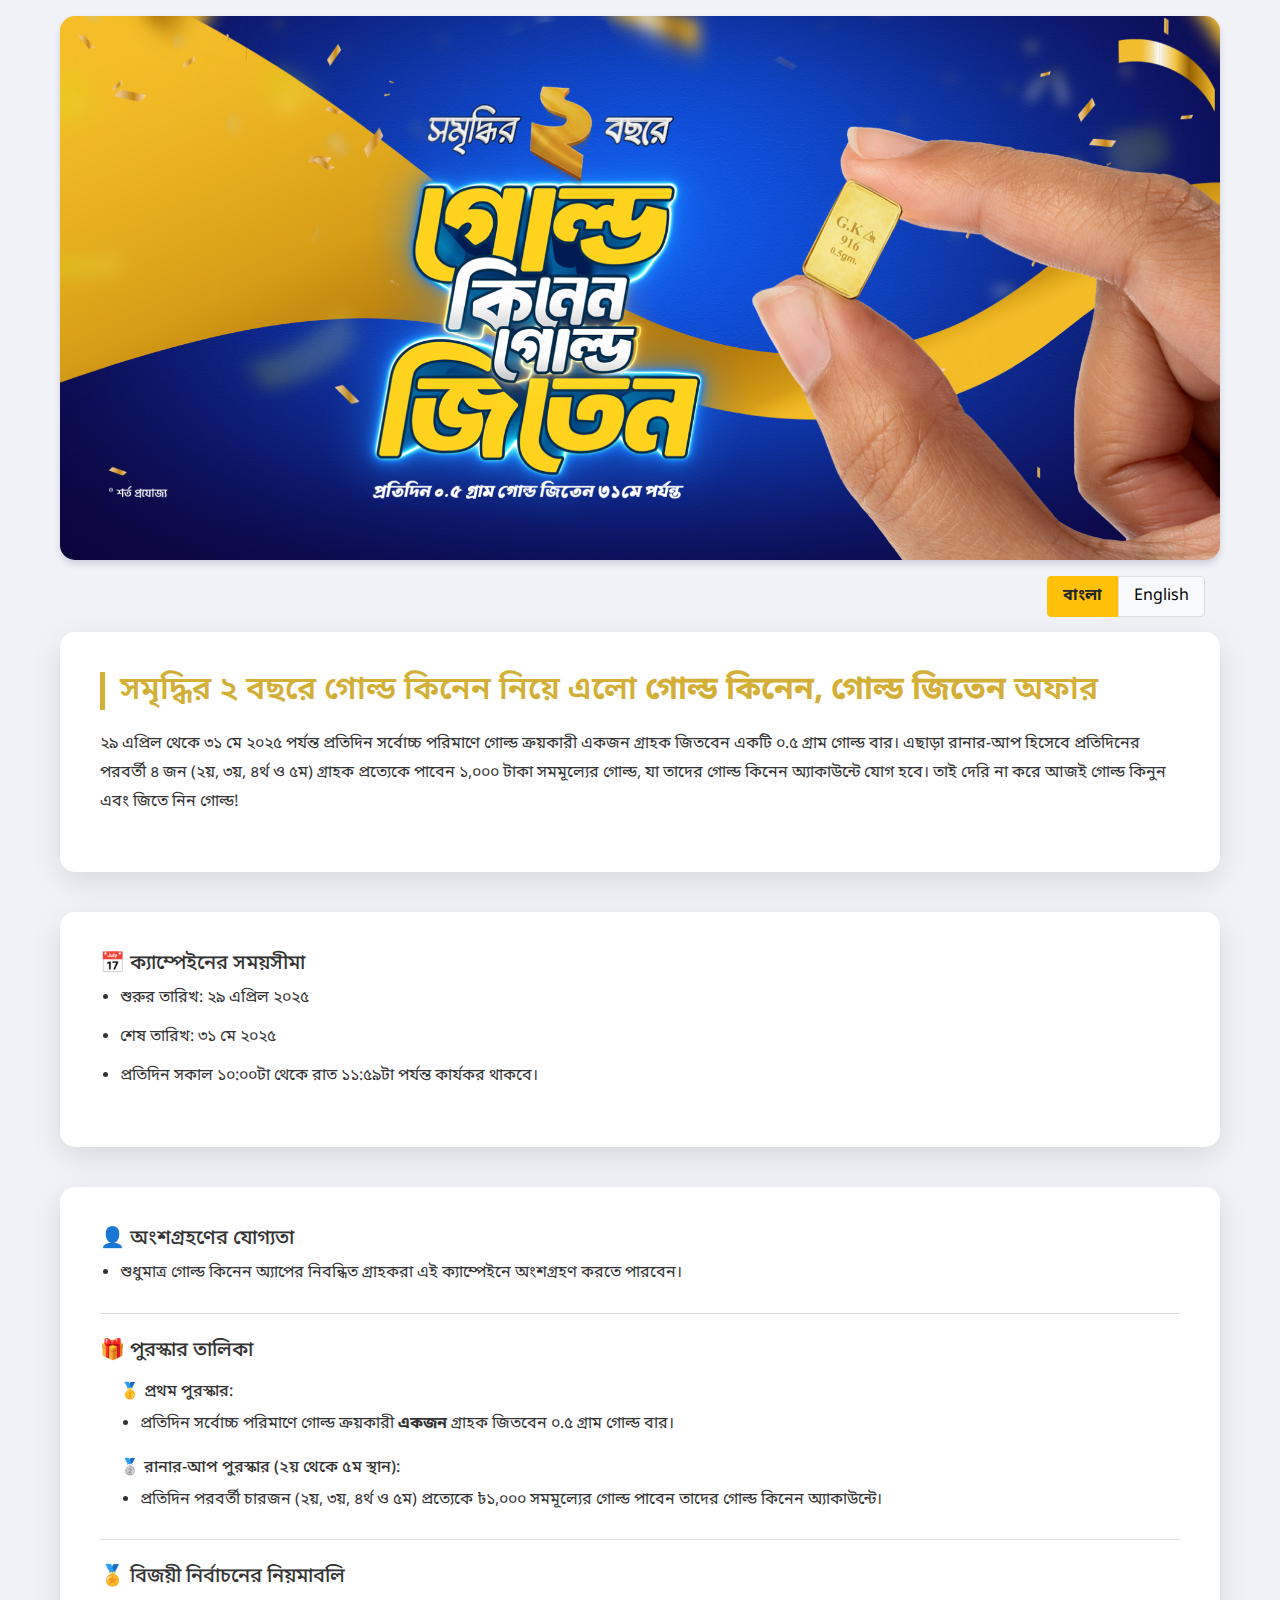
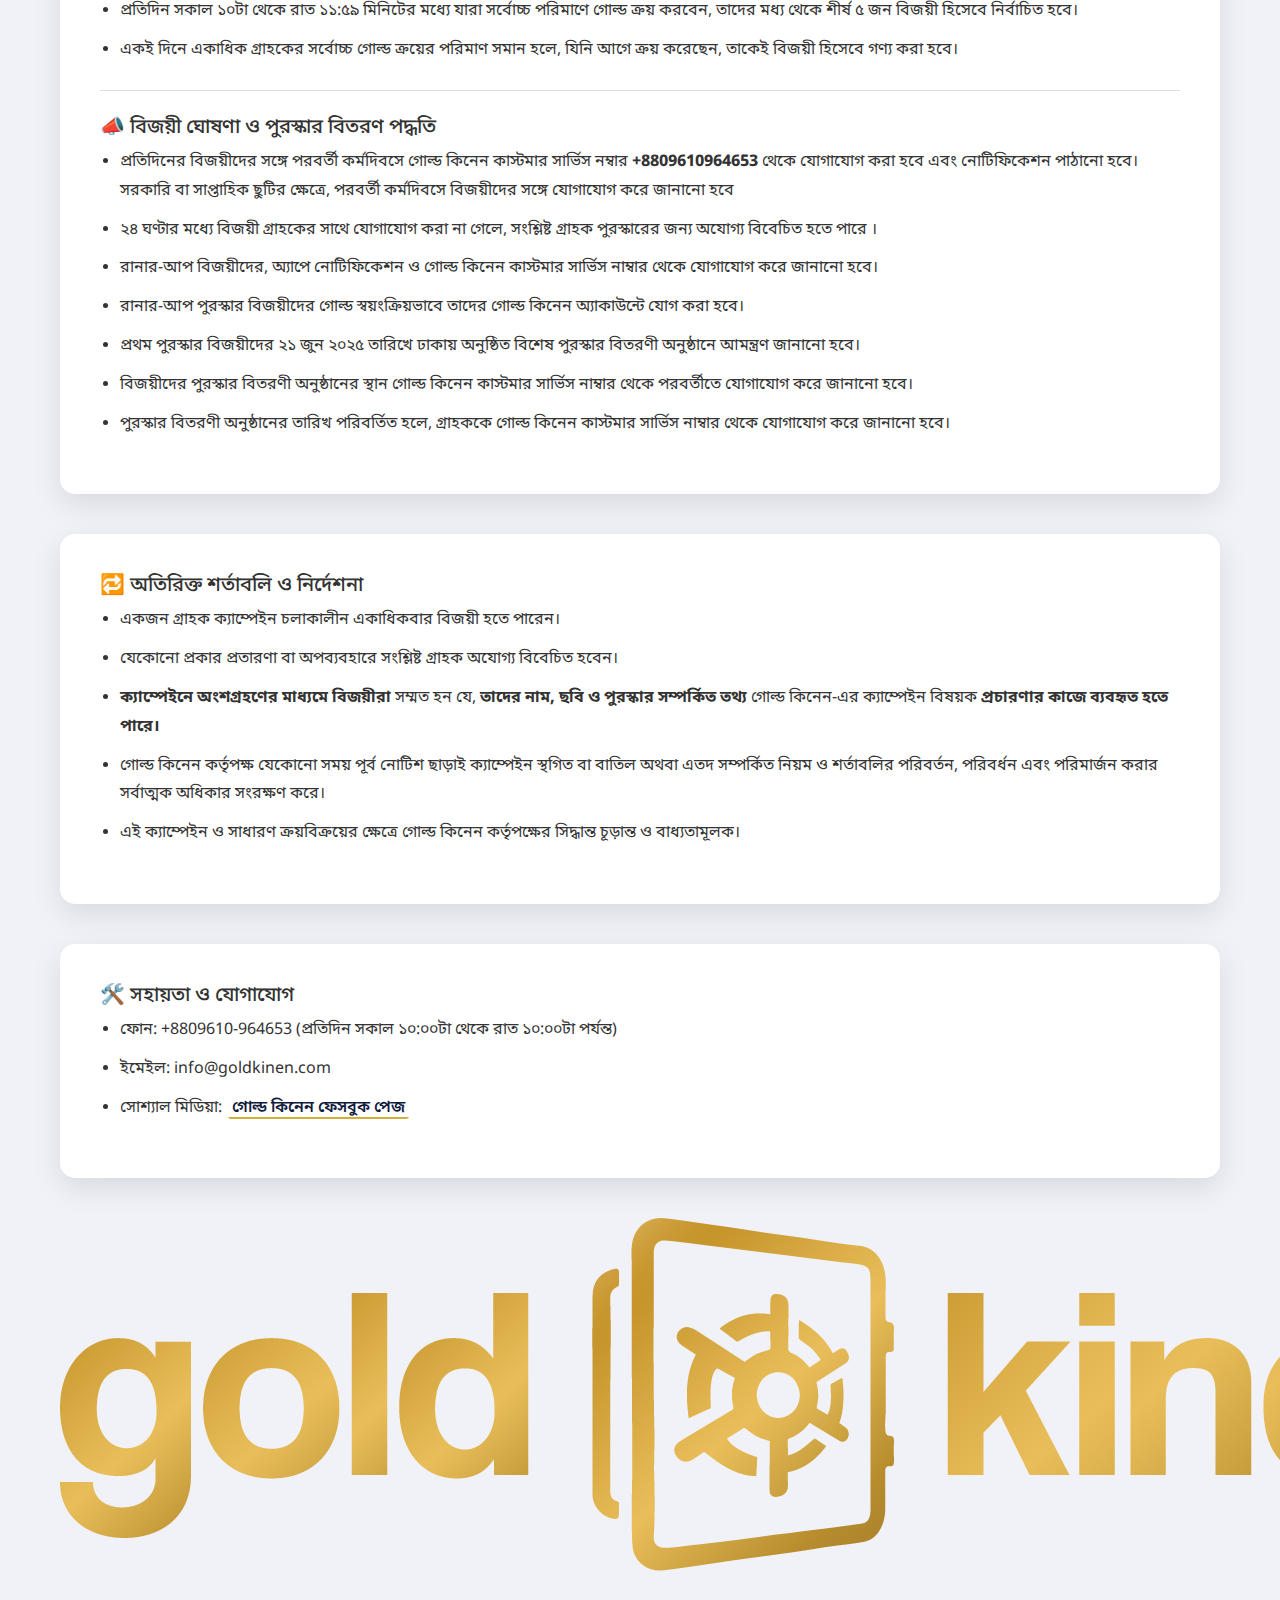
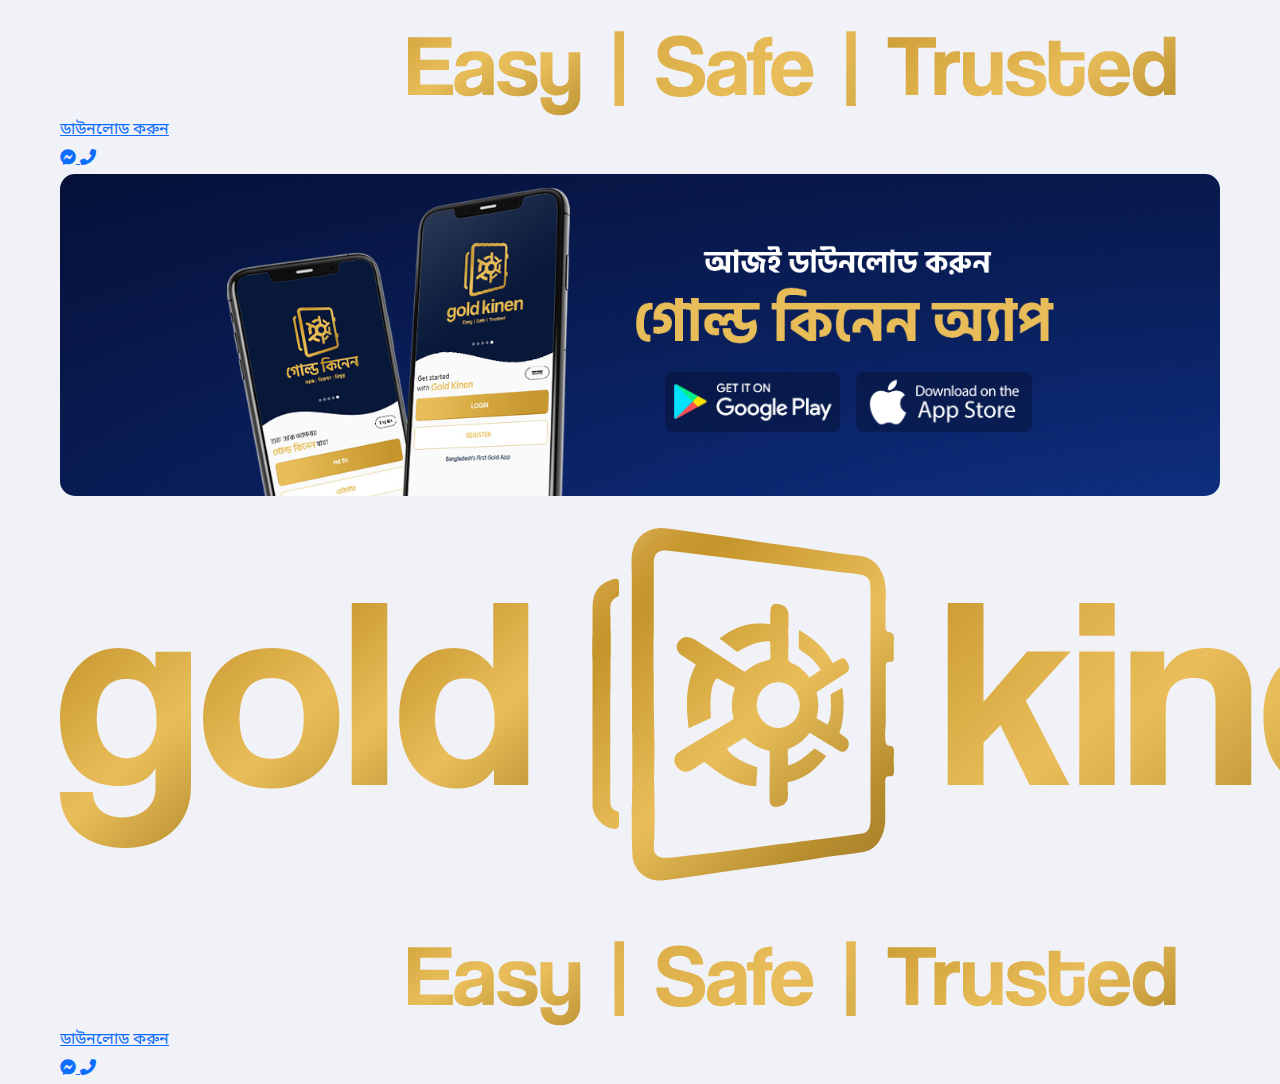
<file: goldkinengoldjiten.html>
<!doctype html>
<html lang="bn">
<head>
    <meta charset="utf-8">
    <meta name="viewport" content="width=device-width, initial-scale=1">
    <meta name="facebook-domain-verification" content="9jzjjsr3qwgtvk90zz38k47s8s19e5" />
    <title>Gold Kinen | Gold Contest</title>
    <meta name="description" content="গোল্ড কিনেন এর 'গোল্ড কিনেন, গোল্ড জিতেন' অফারে অংশ নিয়ে জিতুন ০.৫ গ্রাম গোল্ড বার। মেয়াদঃ ২৯শে এপ্রিল থেকে ৩১শে মে।">
    <meta name="keywords" content="Gold Kinen, গোল্ড সেভিংস, গোল্ড সঞ্চয়, গোল্ড বার, বাংলাদেশ, Gold bar, Gold Coin, Gold Savings, Gold Investment">
    <link rel="canonical" href="https://www.goldkinen.com/goldkinengoldjiten">
    
    <!-- Open Graph / Facebook -->
    <meta property="og:type" content="website">
    <meta property="og:url" content="https://www.goldkinen.com/goldkinengoldjiten">
    <meta property="og:title" content="Gold Kinen - গোল্ড কিনেন, গোল্ড জিতেন অফার">
    <meta property="og:description" content="Gold Kinen এর গোল্ড কিনেন, গোল্ড জিতেন অফারে অংশ নিয়ে জিতুন ০.৫ গ্রাম গোল্ড বার। মেয়াদঃ ২৯শে এপ্রিল থেকে ৩১শে মে।">

    <!-- Meta Pixel Code -->
    <script>
        !(function (f, b, e, v, n, t, s) {
            if (f.fbq) return;
            n = f.fbq = function () {
                n.callMethod
                    ? n.callMethod.apply(n, arguments)
                    : n.queue.push(arguments);
            };
            if (!f._fbq) f._fbq = n;
            n.push = n;
            n.loaded = !0;
            n.version = "2.0";
            n.queue = [];
            t = b.createElement(e);
            t.async = !0;
            t.src = v;
            s = b.getElementsByTagName(e)[0];
            s.parentNode.insertBefore(t, s);
        })(
            window,
            document,
            "script",
            "https://connect.facebook.net/en_US/fbevents.js"
        );
        fbq("init", "113679228331887");
        fbq("track", "PageView");
    </script>
   
    <link rel="icon" href="./img/icon.png">
    <link rel="stylesheet" href="https://cdnjs.cloudflare.com/ajax/libs/font-awesome/6.5.1/css/all.min.css" />

    <script src="./js/jquery.min.js"></script>

    <link href="./css/slick.css" rel="stylesheet">
    <link href="./css/slick-theme.min.css" rel="stylesheet">
    <link href="https://cdnjs.cloudflare.com/ajax/libs/bootstrap/5.3.2/css/bootstrap.min.css" rel="stylesheet">
    <link href="https://fonts.googleapis.com/css2?family=Noto+Sans+Bengali:wght@100..900&display=swap" rel="stylesheet">

    <!-- main css file -->
    <link rel="stylesheet" href="./css/campaign.css">
    <style>
        /* Language Toggle Styles */
        .language-toggle {
            display: flex;
            justify-content: flex-end;
            margin: 15px 0;
            padding: 0 15px;
        }
        
        .language-btn {
            background-color: #f8f9fa;
            border: 1px solid #ddd;
            padding: 5px 15px;
            cursor: pointer;
            transition: all 0.3s ease;
        }
        
        .language-btn.active {
            background-color: #ffc107;
            border-color: #ffc107;
            color: #212529;
            font-weight: bold;
        }
        
        .language-btn:first-child {
            border-radius: 4px 0 0 4px;
        }
        
        .language-btn:last-child {
            border-radius: 0 4px 4px 0;
        }
        
        .content-bn, .content-en {
            display: none;
        }
        
        .content-bn.active, .content-en.active {
            display: block;
        }
        
        .section-title {
            color: #D4AF37;
            margin-bottom: 20px;
            text-align: center;
        }
        
        .section-divider {
            border-bottom: 1px solid #ddd;
            margin: 25px 0;
        }
        
        .unordered-list {
            padding-left: 20px;
        }
        
        .unordered-list li {
            margin-bottom: 10px;
        }
        
        @media (max-width: 767px) {
            .section-title {
                font-size: 1.5rem;
            }
        }
    </style>

    <!-- Google Tag Manager -->
    <script async src="https://www.googletagmanager.com/gtag/js?id=G-VVTPYF6K02"></script>
    <script>
        window.dataLayer = window.dataLayer || [];
        function gtag(){dataLayer.push(arguments);}
        gtag('js', new Date());
        gtag('config', 'G-VVTPYF6K02');
    </script>
    
    <script>
        (function(w,d,s,l,i){w[l]=w[l]||[];w[l].push({'gtm.start':
        new Date().getTime(),event:'gtm.js'});var f=d.getElementsByTagName(s)[0],
        j=d.createElement(s),dl=l!='dataLayer'?'&l='+l:'';j.async=true;j.src=
        'https://www.googletagmanager.com/gtm.js?id='+i+dl;f.parentNode.insertBefore(j,f);
        })(window,document,'script','dataLayer','GTM-NJBRZ3L');
    </script>
    <!-- End Google Tag Manager -->
</head>
<body>
    <div class="container">
        <section class="banner">
            <img src="./img/GK-2-Year-Celebration-Microsite-Banner-[28-04-2025].jpg" alt="Gold Savings Contest" class="banner-image">
        </section>

        <div class="language-toggle">
            <button class="language-btn active" data-lang="bn">বাংলা</button>
            <button class="language-btn" data-lang="en">English</button>
        </div>

        <!-- Bengali Content -->
        <div class="content-bn active">
            <section class="content-section">
                <h2 class="section-title">সমৃদ্ধির ২ বছরে গোল্ড কিনেন নিয়ে এলো <span style="font-weight: bold;">গোল্ড কিনেন, গোল্ড জিতেন</span> অফার</h2>
                <p>২৯ এপ্রিল থেকে ৩১ মে ২০২৫ পর্যন্ত প্রতিদিন সর্বোচ্চ পরিমাণে গোল্ড ক্রয়কারী একজন গ্রাহক জিতবেন একটি ০.৫ গ্রাম গোল্ড বার। 
                    এছাড়া রানার-আপ হিসেবে প্রতিদিনের পরবর্তী ৪ জন (২য়, ৩য়, ৪র্থ ও ৫ম) গ্রাহক প্রত্যেকে পাবেন ১,০০০ টাকা সমমূল্যের গোল্ড, 
                    যা তাদের গোল্ড কিনেন অ্যাকাউন্টে যোগ হবে। 
                    তাই দেরি না করে আজই গোল্ড কিনুন এবং জিতে নিন গোল্ড!
                </p>
            </section>
    
            <section class="content-section">
                <h5>📅 ক্যাম্পেইনের সময়সীমা</h5>
                <ul class="unordered-list">
                    <li>শুরুর তারিখ: ২৯ এপ্রিল ২০২৫</li>
                    <li>শেষ তারিখ: ৩১ মে ২০২৫</li>
                    <li>প্রতিদিন সকাল ১০:০০টা থেকে রাত ১১:৫৯টা পর্যন্ত কার্যকর থাকবে।</li>
                </ul>
            </section>
    
            <section class="content-section">
                <h5>👤 অংশগ্রহণের যোগ্যতা</h5>
                <ul class="unordered-list">
                    <li>শুধুমাত্র গোল্ড কিনেন অ্যাপের নিবন্ধিত গ্রাহকরা এই ক্যাম্পেইনে অংশগ্রহণ করতে পারবেন।</li>
                </ul>
                <div class="section-divider"></div>
            
                <h5>🎁 পুরস্কার তালিকা</h5>
                <div style="padding-left: 20px; margin-top: 20px;">
                    <h6>🥇 প্রথম পুরস্কার:</h6>
                    <ul class="unordered-list">
                        <li>প্রতিদিন সর্বোচ্চ পরিমাণে গোল্ড ক্রয়কারী <span style="font-weight: bold;">একজন</span> গ্রাহক জিতবেন ০.৫ গ্রাম গোল্ড বার।</li>
                    </ul>
                    <h6 style="margin-top: 20px;">🥈 রানার-আপ পুরস্কার (২য় থেকে ৫ম স্থান):</h6>
                    <ul class="unordered-list">
                        <li>প্রতিদিন পরবর্তী চারজন (২য়, ৩য়, ৪র্থ ও ৫ম) প্রত্যেকে ৳১,০০০ সমমূল্যের গোল্ড পাবেন তাদের গোল্ড কিনেন অ্যাকাউন্টে।</li>
                    </ul>
                </div>
                <div class="section-divider"></div>
                
                <h5>🏅 বিজয়ী নির্বাচনের নিয়মাবলি</h5>
                <ul class="unordered-list">
                    <li>প্রতিদিন সকাল ১০টা থেকে রাত ১১:৫৯ মিনিটের মধ্যে যারা সর্বোচ্চ পরিমাণে গোল্ড ক্রয় করবেন, তাদের মধ্য থেকে শীর্ষ ৫ জন বিজয়ী হিসেবে নির্বাচিত হবে।</li>
                    <li>একই দিনে একাধিক গ্রাহকের সর্বোচ্চ গোল্ড ক্রয়ের পরিমাণ সমান হলে, যিনি আগে ক্রয় করেছেন, তাকেই বিজয়ী হিসেবে গণ্য করা হবে।</li>
                </ul>
                <div class="section-divider"></div>
                <h5>📣 বিজয়ী ঘোষণা ও পুরস্কার বিতরণ পদ্ধতি</h5>
                <ul class="unordered-list">
                    <li>প্রতিদিনের বিজয়ীদের সঙ্গে পরবর্তী কর্মদিবসে গোল্ড কিনেন কাস্টমার সার্ভিস নম্বার <span style="font-weight: bold;">+8809610964653</span> থেকে যোগাযোগ করা হবে এবং নোটিফিকেশন পাঠানো হবে। সরকারি বা সাপ্তাহিক ছুটির ক্ষেত্রে, পরবর্তী কর্মদিবসে বিজয়ীদের সঙ্গে যোগাযোগ করে জানানো হবে </li>
                    <li>২৪ ঘণ্টার মধ্যে বিজয়ী গ্রাহকের সাথে যোগাযোগ করা না গেলে, সংশ্লিষ্ট গ্রাহক পুরস্কারের জন্য অযোগ্য বিবেচিত হতে পারে ।</li>
                    <li>রানার-আপ বিজয়ীদের, অ্যাপে নোটিফিকেশন ও গোল্ড কিনেন কাস্টমার সার্ভিস নাম্বার   থেকে যোগাযোগ করে জানানো হবে।</li>
                    <li>রানার-আপ পুরস্কার বিজয়ীদের গোল্ড স্বয়ংক্রিয়ভাবে তাদের গোল্ড কিনেন অ্যাকাউন্টে যোগ করা হবে।</li>
                    <li>প্রথম পুরস্কার বিজয়ীদের ২১ জুন ২০২৫ তারিখে ঢাকায় অনুষ্ঠিত বিশেষ পুরস্কার বিতরণী অনুষ্ঠানে আমন্ত্রণ জানানো হবে।</li>
                    <li>বিজয়ীদের পুরস্কার বিতরণী অনুষ্ঠানের স্থান গোল্ড কিনেন কাস্টমার সার্ভিস নাম্বার থেকে পরবর্তীতে যোগাযোগ করে জানানো হবে।</li>
                    <li>পুরস্কার বিতরণী অনুষ্ঠানের তারিখ পরিবর্তিত হলে, গ্রাহককে গোল্ড কিনেন কাস্টমার সার্ভিস নাম্বার থেকে যোগাযোগ করে জানানো হবে।</li>
                </ul>
            </section>
    
            <section class="content-section">
                <h5>🔁 অতিরিক্ত শর্তাবলি ও নির্দেশনা</h5>
                <ul class="unordered-list">
                    <li>একজন গ্রাহক ক্যাম্পেইন চলাকালীন একাধিকবার বিজয়ী হতে পারেন।</li>
                    <li>যেকোনো প্রকার প্রতারণা বা অপব্যবহারে সংশ্লিষ্ট গ্রাহক অযোগ্য বিবেচিত হবেন।</li>
                    <li><span style="font-weight: bold;">ক্যাম্পেইনে অংশগ্রহণের মাধ্যমে বিজয়ীরা</span> সম্মত হন যে, <span style="font-weight: bold;">তাদের নাম, ছবি ও পুরস্কার সম্পর্কিত তথ্য </span> গোল্ড কিনেন-এর ক্যাম্পেইন বিষয়ক <span style="font-weight: bold;">প্রচারণার কাজে ব্যবহৃত হতে পারে।</span></li>
                    <li>গোল্ড কিনেন কর্তৃপক্ষ যেকোনো সময় পূর্ব নোটিশ ছাড়াই ক্যাম্পেইন স্থগিত বা বাতিল অথবা এতদ সম্পর্কিত নিয়ম ও শর্তাবলির পরিবর্তন, পরিবর্ধন এবং পরিমার্জন করার সর্বাত্মক অধিকার সংরক্ষণ করে।</li>
                    <li>এই ক্যাম্পেইন ও সাধারণ ক্রয়বিক্রয়ের ক্ষেত্রে গোল্ড কিনেন কর্তৃপক্ষের সিদ্ধান্ত চূড়ান্ত ও বাধ্যতামূলক।</li>
                </ul>
            </section>
    
            <section class="content-section">
                <h5>🛠️ সহায়তা ও যোগাযোগ</h5>
                <ul class="unordered-list">
                    <li>ফোন: +8809610-964653 (প্রতিদিন সকাল ১০:০০টা থেকে রাত ১০:০০টা পর্যন্ত)</li>
                    <li>ইমেইল: info@goldkinen.com</li> 
                    <li>সোশ্যাল মিডিয়া: <a href="https://www.facebook.com/goldkinen" target="_blank" class="social-platform">গোল্ড কিনেন ফেসবুক পেজ</a></li>
                </ul>
            </section>
        </div>

        <!-- English Content -->
        <div class="content-en">
            <section class="content-section">
                <h5 class="section-title">Celebrating 2 Years of Prosperity: Gold Kinen brings you the <span style="font-weight: bold;">গোল্ড কিনেন, গোল্ড জিতেন</span> Offer</h2>
                <p>From April 29 to May 31, 2025, the highest gold purchasing customer in the Gold Kinen app each day will win a 0.5-gram gold bar. Additionally, the next top 4 customers (2nd, 3rd, 4th, and 5th) will each receive BDT 1,000 worth of gold, which will be automatically added to their Gold Kinen accounts. So don't wait — keep buying gold every day to win!</p>
            </section>
    
            <section class="content-section">
                <h5>📅 Campaign Duration</h5>
                <ul class="unordered-list">
                    <li>Start Date: April 29, 2025</li>
                    <li>End Date: May 31, 2025</li>
                    <li>Every day from 10:00 AM to 11:59 PM (During campaign tenure)</li>
                </ul>
            </section>
    
            <section class="content-section">
                <h5>👤 Eligibility Criteria</h5>
                <ul class="unordered-list">
                    <li>Only registered users of the Gold Kinen app can participate in this campaign.</li>
                </ul>
                <div class="section-divider"></div>
            
                <h5>🎁 Prize List</h5>
                <div style="padding-left: 20px; margin-top: 20px;">
                    <h6>🥇 First Prize:</h6>
                    <ul class="unordered-list">
                        <li>One user with the highest gold purchase each day will win a 0.5g gold bar.</li>
                    </ul>
                    <h6 style="margin-top: 20px;">🥈 Runner-up Prizes (2nd to 5th Place):</h6>
                    <ul class="unordered-list">
                        <li>The next four top buyers (2nd, 3rd, 4th and 5th) will each receive gold worth BDT 1,000 in their Gold Kinen account.</li>
                    </ul>
                </div>
                <div class="section-divider"></div>
                
                <h5>🏅 Winner Selection Rules</h5>
                <ul class="unordered-list">
                    <li>Winners will be selected based on the highest amount of gold purchased between 10:00 AM and 11:59 PM each day.</li>
                    <li>If multiple users purchase the same amount of gold on a given day, the user who made the purchase earliest will be declared the winner.</li>
                </ul>
                <div class="section-divider"></div>
                <h5>📣 Winner Announcement and Prize Distribution</h5>
                <ul class="unordered-list">
                    <li>Daily winners will be contacted on the next working day via Gold Kinen Customer Service number, <span style="font-weight: bold;">+88 09610-964653</span> and through an in-app notification. If the next day is a public or weekly holiday, they will be contacted on the following working day.</li>
                    <li>If a winner cannot be contacted within 24 hours, they may be disqualified from receiving the prize.</li>
                    <li>Runner-up winners will be notified through in-app notification and phone call from Gold Kinen Customer Service.</li>
                    <li>Runner-up gold prizes will be automatically transferred to their Gold Kinen accounts.</li>
                    <li>First prize winners will be invited to a special prize distribution ceremony in Dhaka on June 21, 2025.</li>
                    <li>The venue of the event will be shared by Gold Kinen Customer Service via phone call.</li>
                    <li>If the event date changes, customers will be notified by Gold Kinen Customer Service via phone call.</li>
                </ul>
            </section>
    
            <section class="content-section">
                <h5>🔁 Additional Terms and Conditions</h5>
                <ul class="unordered-list">
                    <li>A user may win multiple times during the campaign.</li>
                    <li>Any form of fraud, misuse or deceptive behavior will lead to disqualification.</li>
                    <li>By participating, winners agree that their name, photo, and prize information may be used for promotional purposes.</li>
                    <li>Gold Kinen reserves the right to change, modify, suspend, or cancel the campaign at any time without prior notice.</li>
                    <li>All decisions made by Gold Kinen are final and binding.</li>
                </ul>
            </section>
    
            <section class="content-section">
                <h5>🛠️ Support and Contact</h5>
                <ul class="unordered-list">
                    <li>Phone: +8809610-964653 (Daily 10:00 AM – 10:00 PM)</li>
                    <li>Email: info@goldkinen.com</li> 
                    <li>Social Media: <a href="https://www.facebook.com/goldkinen" target="_blank" class="social-platform">Gold Kinen Facebook Page</a></li>
                </ul>
            </section>
        </div>

        <div class="actions-footer" id="actions-footer">
            <!-- Message Button -->
            
            <div class="logo-container">
                <img src="/img/gklogo.png" alt="gklogo" class="logo-image"/>
            </div>
            <!-- Download Button -->
            <a href="https://goldkinen.onelink.me/tNdw/w0lpxla1" class="download-btn">
                <span class="content-bn active">ডাউনলোড করুন</span>
                <span class="content-en">Download Now</span>
            </a>
        
            <div class="contact-buttons">
                <a href="https://m.me/goldkinen" target="_blank" class="actions-icon">
                    <i class="fab fa-facebook-messenger"></i>
                </a>
                <a href="tel:+8809610964653" class="actions-icon">
                    <i class="fas fa-phone-alt"></i>
                </a>
            </div>
        </div>

        <footer class="campaign-footer-bottom-section">
            <div class="app-download">
                <div class="download-image-container">
                    <img src="./img/campaign-footer.jpg" alt="App Background" class="background-image">
                    <div class="download-buttons">
                        <a href="https://play.google.com/store/apps/details?id=com.goldkinen.android" class="download-button">
                            <img src="./img/BKB-play-store 1.png" alt="Google Play">
                        </a>
                        <a href="https://apps.apple.com/bn/app/gold-kinen/id6443875166" class="download-button">
                            <img src="./img/BKB-app-store 1.png" alt="App Store">
                        </a>
                    </div>
                </div>
            </div>
        </footer>

        <!-- Sticky Mobile Actions -->
        <div id="sticky-actions">
            <div class="sticky-inner">
                <div class="logo-container">
                    <img src="/img/gklogo.png" alt="gklogo" class="logo-image"/>
                </div>
          
                <a href="https://goldkinen.onelink.me/tNdw/w0lpxla1" class="download-btn">
                    <span class="content-bn active">ডাউনলোড করুন</span>
                    <span class="content-en">Download Now</span>
                </a>
                <div class="contact-buttons">
                    <a href="https://m.me/goldkinen" target="_blank" class="actions-icon">
                        <i class="fab fa-facebook-messenger"></i>
                    </a>
                    <a href="tel:+8809610964653" class="actions-icon">
                        <i class="fas fa-phone-alt"></i>
                    </a>
                </div>
            </div>
        </div>                            
    </div>
    
    <script src="https://cdnjs.cloudflare.com/ajax/libs/bootstrap/5.3.2/js/bootstrap.bundle.min.js"></script>
    <script>
        document.addEventListener('DOMContentLoaded', function() {
            // Language toggle functionality
            const languageBtns = document.querySelectorAll('.language-btn');
            const contentBn = document.querySelectorAll('.content-bn');
            const contentEn = document.querySelectorAll('.content-en');
            
            languageBtns.forEach(btn => {
                btn.addEventListener('click', function() {
                    // Remove active class from all buttons
                    languageBtns.forEach(b => b.classList.remove('active'));
                    // Add active class to clicked button
                    this.classList.add('active');
                    
                    const lang = this.getAttribute('data-lang');
                    
                    if (lang === 'bn') {
                        contentBn.forEach(el => el.classList.add('active'));
                        contentEn.forEach(el => el.classList.remove('active'));
                    } else {
                        contentBn.forEach(el => el.classList.remove('active'));
                        contentEn.forEach(el => el.classList.add('active'));
                    }
                });
            });
            
            // Footer visibility
            const footer = document.querySelector('.campaign-footer-bottom-section');
            const body = document.body;
            
            const observer = new IntersectionObserver(
                ([entry]) => {
                    if (entry.isIntersecting) {
                        body.classList.add('footer-visible');
                    } else {
                        body.classList.remove('footer-visible');
                    }
                },
                {
                    root: null,
                    threshold: 0.1,
                }
            );
            
            observer.observe(footer);

                // Get necessary elements
      const stickyActions = document.getElementById('sticky-actions');
      const downloadMirror = document.querySelector('.download-mirror');
      
      function checkFooterAndMirrorVisibility() {
        if (!stickyActions || !footer) return;
        
        const footerRect = footer.getBoundingClientRect();
        const windowHeight = window.innerHeight;
        
        // Check for footer visibility
        if (footerRect.top < windowHeight) {
    stickyActions.classList.add('opacity-0', 'pointer-events-none');
    stickyActions.classList.remove('opacity-100');
    
    // Add this line to ensure all child elements also can't be clicked
    stickyActions.style.visibility = 'hidden';
  } else {
    stickyActions.classList.remove('opacity-0', 'pointer-events-none');
    stickyActions.classList.add('opacity-100');
    
    // Make sure visibility is reset
    stickyActions.style.visibility = 'visible';
  }
        
        // Check for download mirror visibility specifically
        if (downloadMirror) {
          const mirrorRect = downloadMirror.getBoundingClientRect();
          if (mirrorRect.top < windowHeight && mirrorRect.bottom > 0) {
            stickyActions.classList.add('opacity-0', 'pointer-events-none');
            stickyActions.classList.remove('opacity-100');
          }
        }
      }
      
      // Add transition for smooth hiding/showing
      stickyActions.classList.add('transition-opacity', 'duration-300');
      
      window.addEventListener('scroll', checkFooterAndMirrorVisibility);
      window.addEventListener('resize', checkFooterAndMirrorVisibility);
      
      // Check on initial load
      checkFooterAndMirrorVisibility();
            });

            
        </script>
    </body>
</html>
</file>
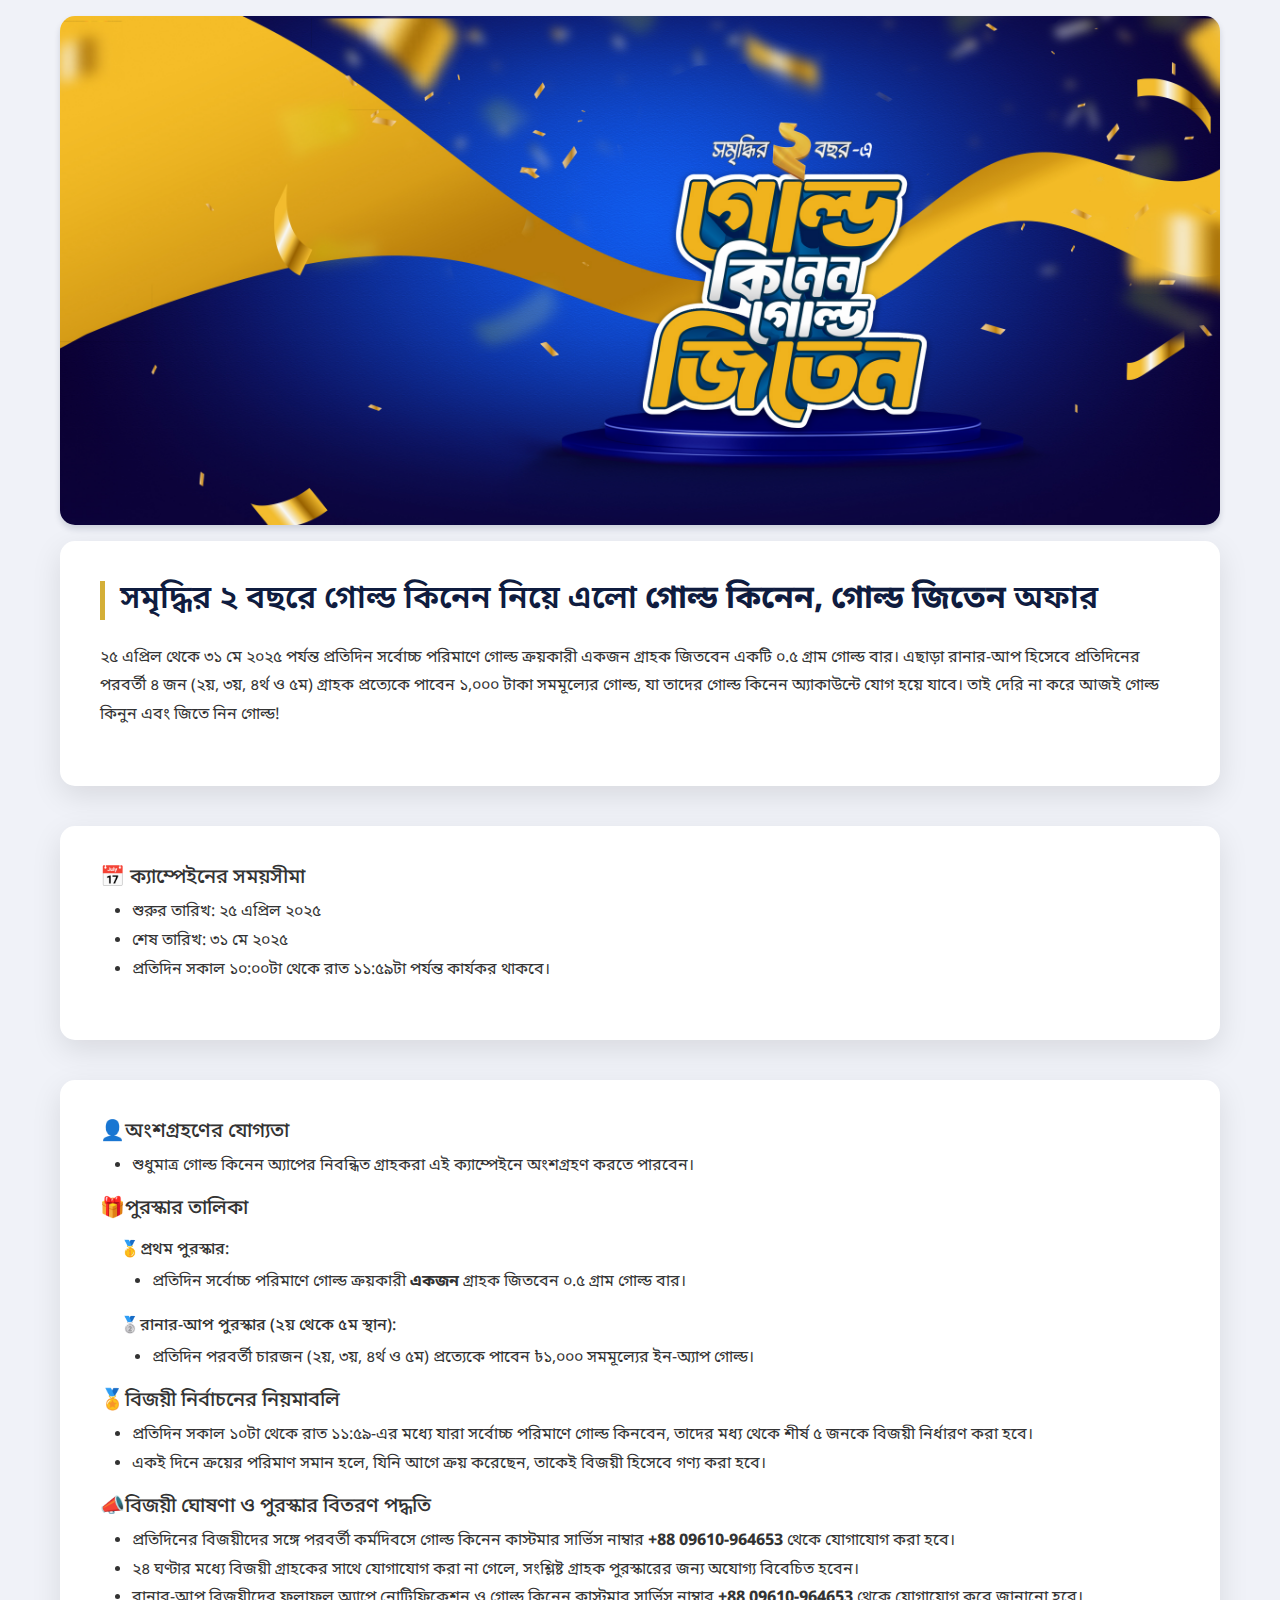
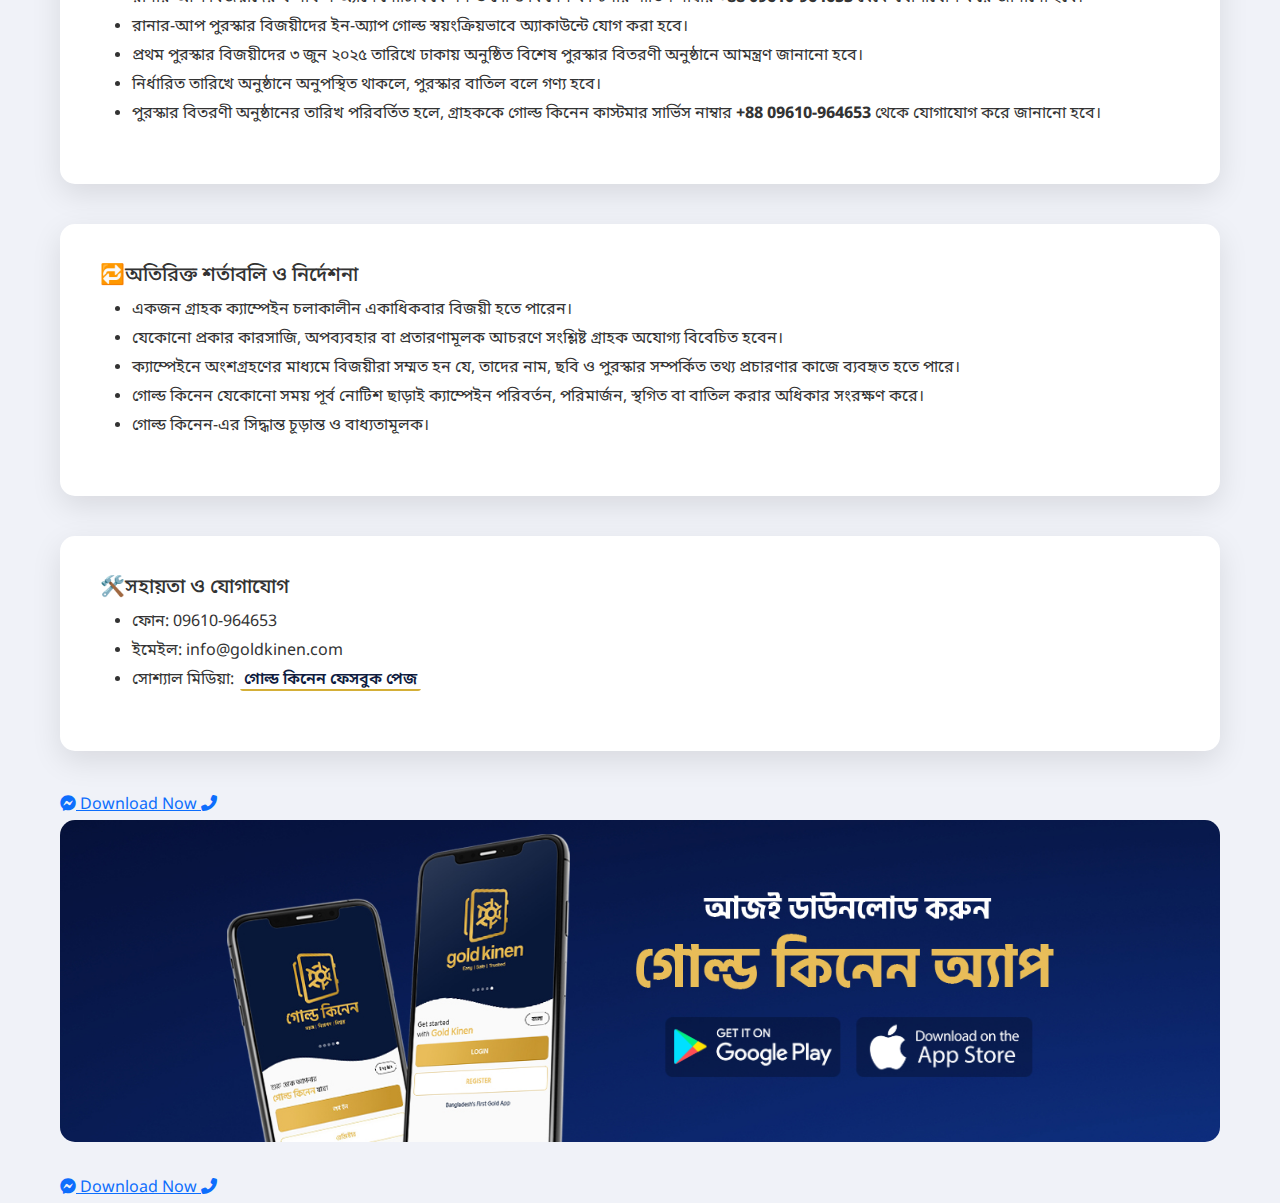
<file: two-year-campaign.html>
<!doctype html>
<html lang="en">
    <meta charset="utf-8">
        <meta name="viewport" content="width=device-width, initial-scale=1">
        <meta
            name="facebook-domain-verification"
            content="9jzjjsr3qwgtvk90zz38k47s8s19e5"
        />
        <meta charset="utf-8">
        <meta name="viewport" content="width=device-width, initial-scale=1">
        <title>Gold Kinen | Gold Contest</title>
        <meta name="description" content="Gold Kinen এর 'আপনি কেন গোল্ড সেভ করবেন?' কনটেন্ট কনটেস্টে অংশ নিয়ে জিতুন ৫ গ্রাম গোল্ড বার। মেয়াদঃ ১০ই অক্টোবর থেকে ২৪শে অক্টোবর।">
        <meta name="keywords" content="Gold Kinen, গোল্ড সেভিংস, গোল্ড সঞ্চয়, গোল্ড বার, বাংলাদেশ ,Gold bar, Gold Coin, Gold Savings, Gold Investment">
        <link rel="canonical" href="https://www.goldkinen.com/baapkabeta">
        
        <!-- Open Graph / Facebook -->
        <meta property="og:type" content="website">
        <meta property="og:url" content="https://www.goldkinen.com/baapkabeta">
        <meta property="og:title" content="Gold Kinen - আপনি কেন গোল্ড সেভ করবেন? কনটেন্ট কনটেস্ট">
        <meta property="og:description" content="Gold Kinen এর কনটেন্ট কনটেস্টে অংশ নিয়ে জিতুন ৫ গ্রাম গোল্ড বার। মেয়াদঃ ১০ই অক্টোবর থেকে ২৪শে অক্টোবর।">
        <meta property="og:image" content="https://www.goldkinen.com/img/Campaign-Banner.jpg">

        <!-- Meta Pixel Code -->
        <script>
            !(function (f, b, e, v, n, t, s) {
                if (f.fbq) return;
                n = f.fbq = function () {
                    n.callMethod
                        ? n.callMethod.apply(n, arguments)
                        : n.queue.push(arguments);
                };
                if (!f._fbq) f._fbq = n;
                n.push = n;
                n.loaded = !0;
                n.version = "2.0";
                n.queue = [];
                t = b.createElement(e);
                t.async = !0;
                t.src = v;
                s = b.getElementsByTagName(e)[0];
                s.parentNode.insertBefore(t, s);
            })(
                window,
                document,
                "script",
                "https://connect.facebook.net/en_US/fbevents.js"
            );
            fbq("init", "113679228331887");
            fbq("track", "PageView");
        </script>
       
        <link rel="icon" href="./img/icon.png">
        <link
            rel="stylesheet"
            href="https://cdnjs.cloudflare.com/ajax/libs/font-awesome/6.5.1/css/all.min.css"
            />

			<script src="./js/jquery.min.js"></script>

			<link href="./css/slick.css" rel="stylesheet">
			<link href="./css/slick-theme.min.css" rel="stylesheet">
            <link href="https://cdnjs.cloudflare.com/ajax/libs/bootstrap/5.3.2/css/bootstrap.min.css" rel="stylesheet">
            <link href="https://fonts.googleapis.com/css2?family=Noto+Sans+Bengali:wght@100..900&display=swap" rel="stylesheet">


             <!-- main css file -->
            <link rel="stylesheet" href="./css/campaign.css">

            <!-- Google Tag Manager -->
            <script async src="https://www.googletagmanager.com/gtag/js?id=G-VVTPYF6K02"></script> <script> window.dataLayer = window.dataLayer || []; function gtag(){dataLayer.push(arguments);} gtag('js', new Date()); gtag('config', 'G-VVTPYF6K02'); </script>
            
            <script>(function(w,d,s,l,i){w[l]=w[l]||[];w[l].push({'gtm.start':
                new Date().getTime(),event:'gtm.js'});var f=d.getElementsByTagName(s)[0],
                j=d.createElement(s),dl=l!='dataLayer'?'&l='+l:'';j.async=true;j.src=
                'https://www.googletagmanager.com/gtm.js?id='+i+dl;f.parentNode.insertBefore(j,f);
                })(window,document,'script','dataLayer','GTM-NJBRZ3L');</script>
            <!-- End Google Tag Manager -->

            <script type="application/ld+json">
                {
                  "@context": "https://schema.org",
                  "@type": "Event",
                  "name": "Gold Kinen কনটেন্ট কনটেস্ট",
                  "description": "আপনি কেন গোল্ড সেভ করবেন? কনটেন্ট কনটেস্ট",
                  "startDate": "2024-10-10",
                  "endDate": "2024-10-24",
                  "organizer": {
                    "@type": "Organization",
                    "name": "Gold Kinen",
                    "url": "https://www.goldkinen.com"
                  },
                  "location": {
                    "@type": "VirtualLocation",
                    "url": "https://www.goldkinen.com/baapkabeta"
                  },
                  "offers": {
                    "@type": "Offer",
                    "price": "0",
                    "priceCurrency": "BDT",
                    "availability": "https://schema.org/InStock",
                    "validFrom": "2024-10-10",
                    "url": "https://www.goldkinen.com/baapkabeta"
                  }
                }
                </script>
    </head>
    <body>
        <div class="container">
            <section class="banner">
                <img src="./img/Facebook-Cover.jpg" alt="Gold Savings Contest" class="banner-image">
            </section>
    
            <!-- <div class="sticky-container">
                <a href="https://goldkinen.onelink.me/tNdw/w0lpxla1" class="sticky-button download-button">
                    <img src="./img/BKB-play-store 1.png" alt="Google Play">
                </a>
                <a href="https://goldkinen.onelink.me/tNdw/w0lpxla1" class="sticky-button download-button">
                    <img src="./img/BKB-app-store 1.png" alt="App Store">
                </a>
            </div> -->
    
            <section class="content-section">
                <h2 class="section-title">সমৃদ্ধির ২ বছরে গোল্ড কিনেন নিয়ে এলো <span style="font-weight: bold;">গোল্ড কিনেন, গোল্ড জিতেন</span> অফার</h2>
                <p> ২৫ এপ্রিল থেকে ৩১ মে ২০২৫ পর্যন্ত প্রতিদিন সর্বোচ্চ পরিমাণে গোল্ড ক্রয়কারী একজন গ্রাহক জিতবেন একটি ০.৫ গ্রাম গোল্ড বার। 
                    এছাড়া রানার-আপ হিসেবে প্রতিদিনের পরবর্তী ৪ জন (২য়, ৩য়, ৪র্থ ও ৫ম) গ্রাহক প্রত্যেকে পাবেন ১,০০০ টাকা সমমূল্যের গোল্ড, 
                    যা তাদের গোল্ড কিনেন অ্যাকাউন্টে যোগ হয়ে যাবে। 
                    তাই দেরি না করে আজই গোল্ড কিনুন এবং জিতে নিন গোল্ড!
                </p>
            </section>
    
            <section class="content-section">
                <h5>📅 ক্যাম্পেইনের সময়সীমা</h5>
                <ul class="unordered-list">
                    <li>শুরুর তারিখ: ২৫ এপ্রিল ২০২৫</li>
                    <li>শেষ তারিখ: ৩১ মে ২০২৫</li>
                    <li>প্রতিদিন সকাল ১০:০০টা থেকে রাত ১১:৫৯টা পর্যন্ত কার্যকর থাকবে।</li>
                </ul>
            </section>
    
            <section class="content-section">
                <h5>👤অংশগ্রহণের যোগ্যতা</h5>
                <ul class="unordered-list">
                    <li>শুধুমাত্র গোল্ড কিনেন অ্যাপের নিবন্ধিত গ্রাহকরা এই ক্যাম্পেইনে অংশগ্রহণ করতে পারবেন।</li>
                </ul>
                <div class="section-divider"></div>

            
                <h5>🎁পুরস্কার তালিকা</h5>
                <div style="padding-left: 20px; margin-top: 20px;">
                    <h6>🥇প্রথম পুরস্কার:</h6>
                <ul class="unordered-list">
                    <li>প্রতিদিন সর্বোচ্চ পরিমাণে গোল্ড ক্রয়কারী <span style="font-weight: bold;">একজন</span> গ্রাহক জিতবেন ০.৫ গ্রাম গোল্ড বার।</li>
                </ul>
                <h6 style="margin-top: 20px;">🥈রানার-আপ পুরস্কার (২য় থেকে ৫ম স্থান):</h6>
                <ul class="unordered-list">
                    <li>প্রতিদিন পরবর্তী চারজন (২য়, ৩য়, ৪র্থ ও ৫ম) প্রত্যেকে পাবেন ৳১,০০০ সমমূল্যের ইন-অ্যাপ গোল্ড।</li>
                </ul>
                </div>
                <div class="section-divider"></div>
                
                <h5>🏅বিজয়ী নির্বাচনের নিয়মাবলি</h2>
                <ul class="unordered-list">
                    <li>প্রতিদিন সকাল ১০টা থেকে রাত ১১:৫৯-এর মধ্যে যারা সর্বোচ্চ পরিমাণে গোল্ড কিনবেন, তাদের মধ্য থেকে শীর্ষ ৫ জনকে বিজয়ী নির্ধারণ করা হবে।</li>
                    <li>একই দিনে ক্রয়ের পরিমাণ সমান হলে, যিনি আগে ক্রয় করেছেন, তাকেই বিজয়ী হিসেবে গণ্য করা হবে।</li>
                </ul>
                <div class="section-divider"></div>
                <h5>📣বিজয়ী ঘোষণা ও পুরস্কার বিতরণ পদ্ধতি</h5>
                <ul class="unordered-list">
                    <li>প্রতিদিনের বিজয়ীদের সঙ্গে পরবর্তী কর্মদিবসে গোল্ড কিনেন কাস্টমার সার্ভিস নাম্বার <span style="font-weight: bold;">+88 09610-964653</span> থেকে যোগাযোগ করা হবে।</li>
                    <li>২৪ ঘণ্টার মধ্যে বিজয়ী গ্রাহকের সাথে যোগাযোগ করা না গেলে, সংশ্লিষ্ট গ্রাহক পুরস্কারের জন্য অযোগ্য বিবেচিত হবেন।</li>
                    <li>রানার-আপ বিজয়ীদের ফলাফল অ্যাপে নোটিফিকেশন ও গোল্ড কিনেন কাস্টমার সার্ভিস নাম্বার <span style="font-weight: bold;">+88 09610-964653</span> থেকে যোগাযোগ করে জানানো হবে।</li>
                    <li>রানার-আপ পুরস্কার বিজয়ীদের ইন-অ্যাপ গোল্ড স্বয়ংক্রিয়ভাবে অ্যাকাউন্টে যোগ করা হবে।</li>
                    <li>প্রথম পুরস্কার বিজয়ীদের ৩ জুন ২০২৫ তারিখে ঢাকায় অনুষ্ঠিত বিশেষ পুরস্কার বিতরণী অনুষ্ঠানে আমন্ত্রণ জানানো হবে।</li>
                    <li>নির্ধারিত তারিখে অনুষ্ঠানে অনুপস্থিত থাকলে, পুরস্কার বাতিল বলে গণ্য হবে।</li>
                    <li>পুরস্কার বিতরণী অনুষ্ঠানের তারিখ পরিবর্তিত হলে, গ্রাহককে গোল্ড কিনেন কাস্টমার সার্ভিস নাম্বার <span style="font-weight: bold;">+88 09610-964653</span> থেকে যোগাযোগ করে জানানো হবে।</li>
                </ul>
            </section>
    
            <section class="content-section">
                <h5>🔁অতিরিক্ত শর্তাবলি ও নির্দেশনা</h5>
                <ul class="unordered-list">
                    <li>একজন গ্রাহক ক্যাম্পেইন চলাকালীন একাধিকবার বিজয়ী হতে পারেন।</li>
                    <li>যেকোনো প্রকার কারসাজি, অপব্যবহার বা প্রতারণামূলক আচরণে সংশ্লিষ্ট গ্রাহক অযোগ্য বিবেচিত হবেন।</li>
                    <li>ক্যাম্পেইনে অংশগ্রহণের মাধ্যমে বিজয়ীরা সম্মত হন যে, তাদের নাম, ছবি ও পুরস্কার সম্পর্কিত তথ্য প্রচারণার কাজে ব্যবহৃত হতে পারে।</li>
                    <li>গোল্ড কিনেন যেকোনো সময় পূর্ব নোটিশ ছাড়াই ক্যাম্পেইন পরিবর্তন, পরিমার্জন, স্থগিত বা বাতিল করার অধিকার সংরক্ষণ করে।</li>
                    <li>গোল্ড কিনেন-এর সিদ্ধান্ত চূড়ান্ত ও বাধ্যতামূলক।</li>
                </ul>
            </section>
    
            <section class="content-section">
                <h5>🛠️সহায়তা ও যোগাযোগ</h5>
                <ul class="unordered-list">
                    <li>ফোন: 09610-964653</li>
                    <li>ইমেইল: info@goldkinen.com</li> 
                    <li>সোশ্যাল মিডিয়া: <a href="https://www.facebook.com/goldkinen" target="_blank" class="social-platform">গোল্ড কিনেন ফেসবুক পেজ</a></li>
                </ul>
            </section>
            <div class="actions-footer" id="actions-footer">
                <!-- Message Button -->
                <a href="#" class="actions-icon">
                  <i class="fab fa-facebook-messenger"></i>
                </a>
              
                <!-- Download Button -->
                <a href="#" class="download-btn">
                  Download Now
                </a>
              
                <!-- Call Button -->
                <a href="tel:+8809610964655" class="actions-icon">
                  <i class="fas fa-phone-alt"></i>
                </a>
              </div>
    
            <footer class="campaign-footer-bottom-section">
                <div class="app-download">
                    <div class="download-image-container">
                        <img src="./img/campaign-footer.jpg" alt="App Background" class="background-image">
                        <div class="download-buttons">
                            <a href="https://goldkinen.onelink.me/tNdw/w0lpxla1" class="download-button">
                                <img src="./img/BKB-play-store 1.png" alt="Google Play">
                            </a>
                            <a href="https://goldkinen.onelink.me/tNdw/w0lpxla1" class="download-button">
                                <img src="./img/BKB-app-store 1.png" alt="App Store">
                            </a>
                        </div>
                    </div>
                </div>
            </footer>

            <!-- Sticky Mobile Actions -->
            <div id="sticky-actions">
                <div class="sticky-inner">
                  <a href="#" class="actions-icon">
                    <i class="fab fa-facebook-messenger"></i>
                  </a>
              
                  <a href="#" class="download-btn">
                    Download Now
                  </a>
              
                  <a href="tel:+8809610964655" class="actions-icon">
                    <i class="fas fa-phone-alt"></i>
                  </a>
                </div>
            </div>                            
              
        </div>
    
        <script src="./js/bootstrap.bundle.min.js"></script>
        <script>
            document.addEventListener('DOMContentLoaded', function() {
                const footer = document.querySelector('.campaign-footer-bottom-section');
                const body = document.body;
                
                const observer = new IntersectionObserver(
                    ([entry]) => {
                        if (entry.isIntersecting) {
                            body.classList.add('footer-visible');
                        } else {
                            body.classList.remove('footer-visible');
                        }
                    },
                    {
                        root: null,
                        threshold: 0.1,
                    }
                );
                
                observer.observe(footer);

                // Get necessary elements
      const stickyActions = document.getElementById('sticky-actions');
      const downloadMirror = document.querySelector('.download-mirror');
      
      function checkFooterAndMirrorVisibility() {
        if (!stickyActions || !footer) return;
        
        const footerRect = footer.getBoundingClientRect();
        const windowHeight = window.innerHeight;
        
        // Check for footer visibility
        if (footerRect.top < windowHeight) {
          stickyActions.classList.add('opacity-0', 'pointer-events-none');
          stickyActions.classList.remove('opacity-100');
        } else {
          stickyActions.classList.remove('opacity-0', 'pointer-events-none');
          stickyActions.classList.add('opacity-100');
        }
        
        // Check for download mirror visibility specifically
        if (downloadMirror) {
          const mirrorRect = downloadMirror.getBoundingClientRect();
          if (mirrorRect.top < windowHeight && mirrorRect.bottom > 0) {
            stickyActions.classList.add('opacity-0', 'pointer-events-none');
            stickyActions.classList.remove('opacity-100');
          }
        }
      }
      
      // Add transition for smooth hiding/showing
      stickyActions.classList.add('transition-opacity', 'duration-300');
      
      window.addEventListener('scroll', checkFooterAndMirrorVisibility);
      window.addEventListener('resize', checkFooterAndMirrorVisibility);
      
      // Check on initial load
      checkFooterAndMirrorVisibility();
            });

            
        </script>
    </body>
</html>
</file>
<file: css/campaign.css>
:root {
    --primary-color: #0f1c3f;
    --secondary-color: #d4af37;
    --accent-color: #ffd700;
    --background-color: #f0f2f8;
    --text-color: #333;
    --light-text: #ffffff;
    --subtitle-text: #9b9797;
    --box-shadow: 0 4px 6px rgba(15, 28, 63, 0.15);
}

* {
    box-sizing: border-box;
    margin: 0;
    padding: 0;
}

body {
    font-family: 'Noto Sans Bengali', Arial, sans-serif;
    line-height: 1.8;
    color: var(--text-color);
    background-color: var(--background-color);
}

.bengali-numeral {
    font-weight: 700;
    /* opacity: 0.55; */
}

.container {
    max-width: 1200px;
    margin: 0 auto;
    padding: 0 20px;
}

.banner {
    position: relative;
    margin: 1rem 0;
    max-width: 1200px;
    height: auto;
    overflow: hidden;
    border-radius: 15px;
    box-shadow: var(--box-shadow);
}

.banner-image {
    width: 100%;
    height: auto;
    object-fit: cover;
}

.banner-title {
    color: var(--primary-color);
    font-size: 1.2rem;
    margin-bottom: 1rem;
    font-weight: 500;
}

.banner-subtitle {
    color: var(--subtitle-text);
    font-size: 1rem;
    font-weight: 400
}

.content-section {
    background-color: white;
    border-radius: 15px;
    padding: 2.5rem;
    margin-bottom: 2.5rem;
    box-shadow: 0 10px 30px rgba(0, 0, 0, 0.1);
    border: none;
    transition: transform 0.3s ease, box-shadow 0.3s ease;
}

.content-section:hover {
    transform: translateY(-5px);
    box-shadow: 0 15px 40px rgba(0, 0, 0, 0.15);
}

.section-title {
    color: var(--primary-color);
    font-size: 2rem;
    font-weight: 600;
    margin-bottom: 1.5rem;
    padding-left: 15px;
    border-left: 5px solid var(--secondary-color);
    display: inline-block;
    position: relative;
}


.rule-list {
    list-style: none;
    padding-left: 0;
}

.rule-list li {
    margin-bottom: 1.5rem;
    padding: 1rem 0.75rem 1rem 3rem;
    position: relative;
    background-color: #f8f9fa;
    border-radius: 10px;
    transition: background-color 0.3s ease;
    font-weight: 600;
}

.rules-list li::before {
    content: '•';  
    position: absolute;
    left: 1rem;
    top: 0.8rem;
    font-size: 1.2rem;
}

/* Specific style for the last rule (timeline item) */
.rules-list li:last-child {
    content: '';
    padding-left: 0;
    color: white;
    border-radius: 0.5rem;
    padding: 1rem 1rem 1rem 0rem;
}

.rules-list li:last-child(2)::before {
    content: '';
    position: absolute;
    left: 1rem;
    top: 50%;
    transform: translateY(-50%);
    font-size: 1.2rem;
    color: white;
}

.rules-list li:nth-last-child(2) img{
    height: 600px;
    width: 540px;
}

.rules-list li:nth-last-child(2){
    display: flex;
    flex-direction: column;
    gap: 5px;
}

.rule-list li:hover {
    background-color: #f0f0f0;
}

.prize-list li::before,
.conditions-list li::before {
    position: absolute;
    left: 1rem;
    top: 1rem;
    font-size: 1.2rem;
}

.prize-list {
    list-style-type: none;
    padding-left: 0;
}

.prize-list li {
    position: relative;
    padding-left: 40px;
    margin-bottom: 10px;
}
.prize-list li {
    position: relative;
    padding-left: 40px;
    padding-bottom: 8px;
    margin-bottom: 10px;
}
.rules-list li,
.conditions-list li {
    padding-left: 40px;
    padding-bottom: 10px;
    margin-bottom: 10px;
}

.prize-list li::before {
    content: '';
    background-image: url(/img/star-medal.png);
    background-size: 20px 20px;
    background-repeat: no-repeat;
    background-position: center;
    width: 20px;
    height: 20px;
    position: absolute;
    left: 10px;
    top: 50%;
    transform: translateY(-50%);
}

.rules-list li::before,
.conditions-list li::before {
    content: '•';
}

.hashtag {
    color: var(--primary-color);
    background-color: var(--accent-color);
    padding: 2px 8px;
    border-radius: 4px;
    font-weight: 500;
    display: inline-block;
    transition: transform 0.3s ease;
}

.hashtag:hover {
    transform: scale(1.05);
}

.social-platform {
    color: var(--primary-color);
    font-weight: 600;
    background: linear-gradient(to bottom, transparent 50%, var(--secondary-color) 50%);
    background-size: 100% 200%;
    background-position: 0 10%;
    padding: 0 4px;
    margin: 0 2px;
    border-radius: 3px;
    transition: background-position 0.3s, color 0.3s;
    text-decoration: none;
}

.social-platform-gen {
    color: black;
    font-weight: 600;
}

.social-platform:hover {
    background-position: 0 100%;
    color: var(--primary-color);
}

.timeline {
    display: inline-flex;
    align-items: center;
    background-color: var(--primary-color);
    color: var(--light-text);
    padding: 6px 12px;
    border-radius: 20px;
    margin-left: 10px;
    position: relative;
    transition: transform 0.3s ease;
}

.timeline:hover {
    transform: scale(1.05);
}

/* .timeline::before {
    content: '⏱️';
    margin-right: 8px;
} */

.timeline-date-1,
.timeline-date-2 {
    color: var(--secondary-color);
    font-weight: 600;
    margin: 0 5px;
}

.app-download {
    text-align: center;
    margin-bottom: 2rem;
}

.download-image-container {
    position: relative;
    width: 100%;
    max-width: 1200px;
    margin: 0 auto;
}

.background-image {
    width: 100%;
    height: auto;
    border-radius: 15px;
}

.sticky-container {
    position: fixed;
    bottom: 20px;
    left: 50%;
    transform: translateX(-50%);
    display: flex;
    gap: 10px;
    z-index: 100;
}

.sticky-button {
    border: none;
    border-radius: 5px;
    cursor: pointer;
}

.footer-visible .sticky-container {
    display: none;
}

.download-buttons {
    position: absolute;
    bottom: 20%;
    left: 68%;
    transform: translateX(-50%);
    display: flex;
    gap: 1rem;
}

.download-button img {
    height: 60px;
}

.download-button-footer img {
    height: 30px;
}

.download-button {
    transition: transform 0.3s ease;
}

.download-button:hover {
    transform: translateY(-5px);
}

@media (max-width: 768px) {
    body {
        font-size: 16px;
    }

    .container {
        padding: 0 15px;
    }

    .content-section {
        padding: 2rem;
    }

    .section-title {
        font-size: 1.7rem;
    }

    .rule-list li {
        padding: 1rem 1rem 1rem 2.5rem;
    }

    .prize-list li::before,
    .rules-list li::before,
    .conditions-list li::before {
        left: 0.7rem;
        top: 0.9rem;
    }

    .download-buttons {
        left: 70%;
        bottom: 10%;
        flex-direction: row;
        align-items: center;
    }

    .download-button img {
        height: 30px;
    }
    .banner {
       
        margin: 1rem 0;
        
        height: auto;
        overflow: hidden;
        border-radius: 15px;
        box-shadow: var(--box-shadow);
    }

    .banner-title {
        font-size: 1rem;
        margin-bottom: 0.8rem;
        font-weight: 500;
    }
    
    .banner-subtitle {
        color: var(--subtitle-text);
        font-size: 0.8rem;
        font-weight: 400
    }

    .rules-list li:nth-last-child(2) img{
        height: 400px;
        width: 360px;
    }
}

@media (max-width: 480px) {
    .content-section {
        padding: 1.5rem;
    }

    .section-title {
        font-size: 1.5rem;
    }

    /* .rule-list li {
        padding: 0.8rem 0.8rem 0.8rem 2.2rem;
    } */

    /* .prize-list li::before {
        content: '';
        background-image: url(/img/star-medal.png);
        background-size: 20px 20px;
        background-repeat: no-repeat;
        background-position: center;
        width: 20px;
        height: 20px;
        position: absolute;
        left: 10px;
        top: 50%;
        transform: translateY(-50%);
    } */

    .prize-list li:last-child::before {
        position: absolute;
        left: 0.8rem;
        top: 2rem;
        font-size: 1.2rem;
        color: var(--primary-color); 
    }

    .prize-list li::before {
        content: '';
        background-image: url(/img/star-medal.png);
        background-size: 20px 20px;
        background-repeat: no-repeat;
        background-position: center;
        width: 20px;
        height: 20px;
        position: absolute;
        left: 10px;
        top: 48%;
        transform: translateY(-50%);
    }

    .timeline {
        display: block;
        margin-left: 0;
        margin-top: 10px;
    }
    .banner-title {
        font-size: 0.8rem;
        margin-bottom: 0.5rem;
        font-weight: 400;
    }
    
    .banner-subtitle {
        color: var(--subtitle-text);
        font-size: 0.7rem;
        font-weight: 300
    }

    .rules-list li:nth-last-child(2) img{
        height: 300px;
        width: 270px;
    }
}
</file>
